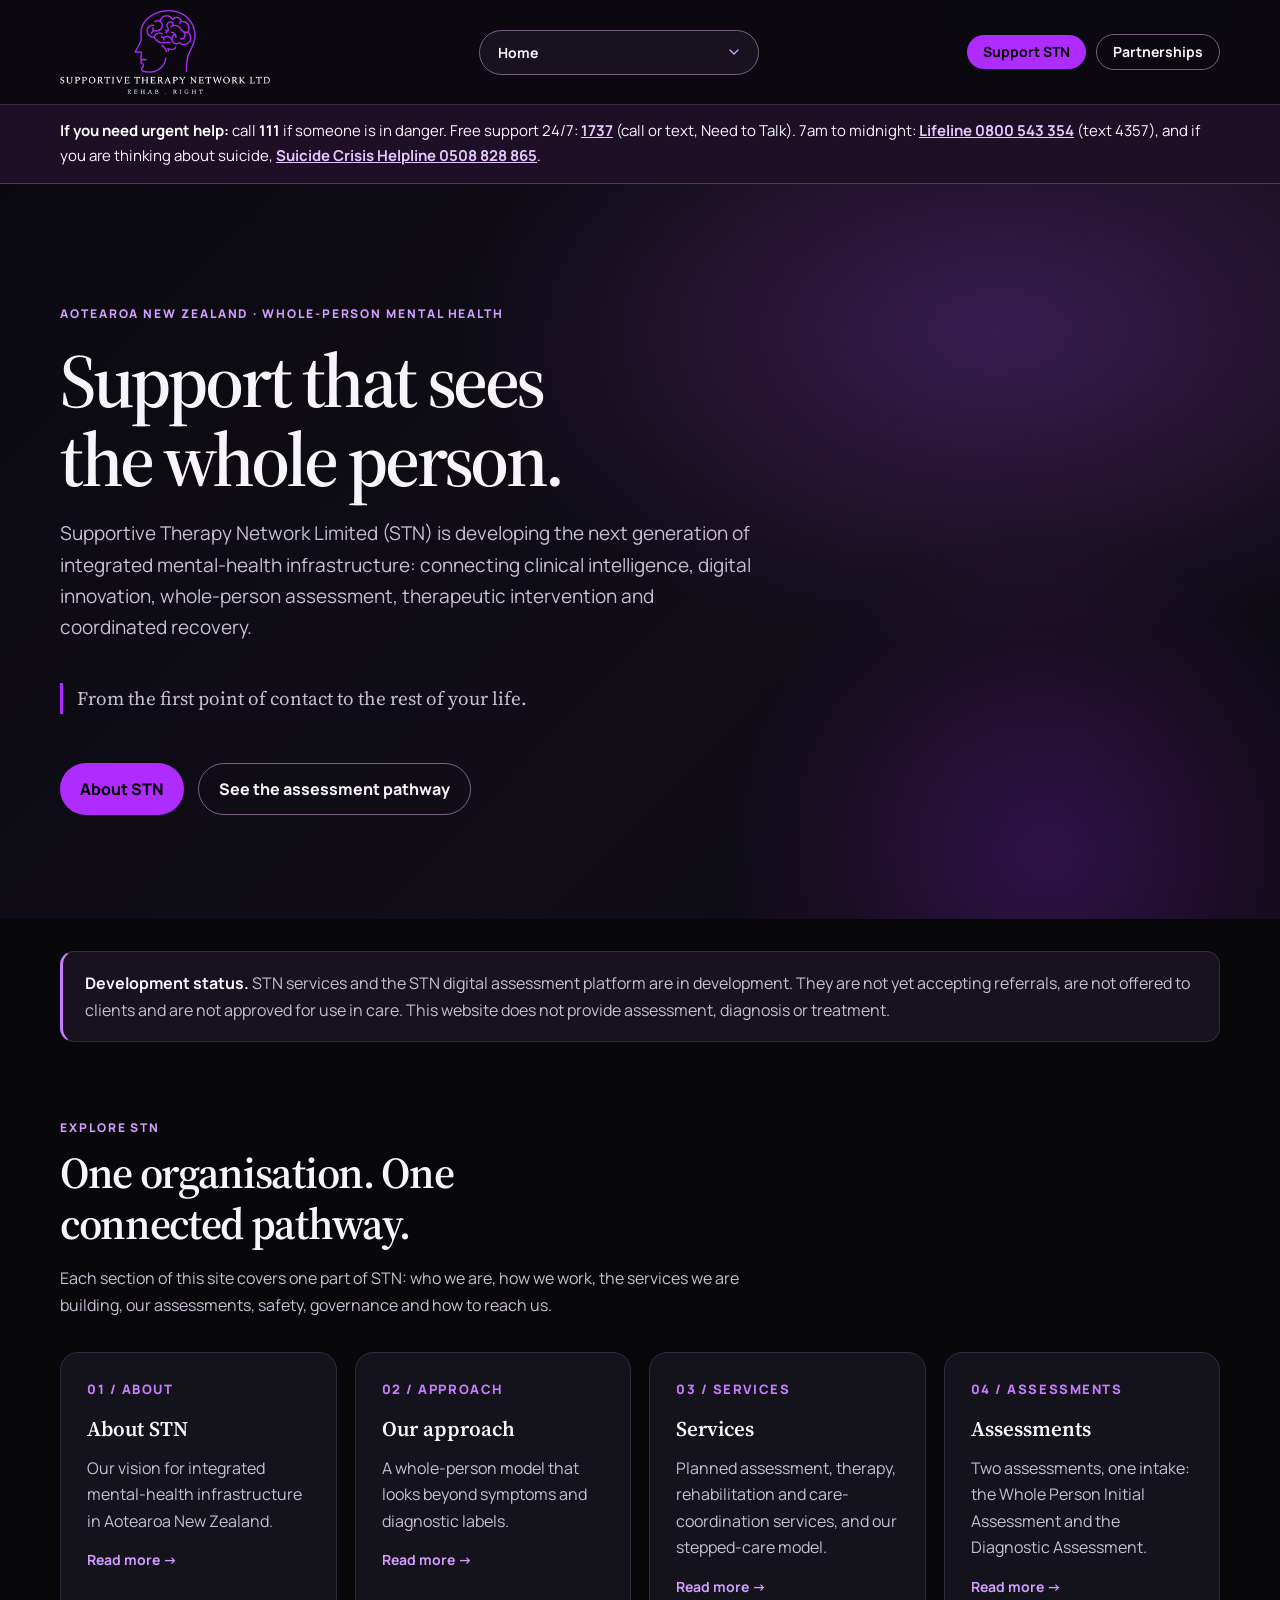
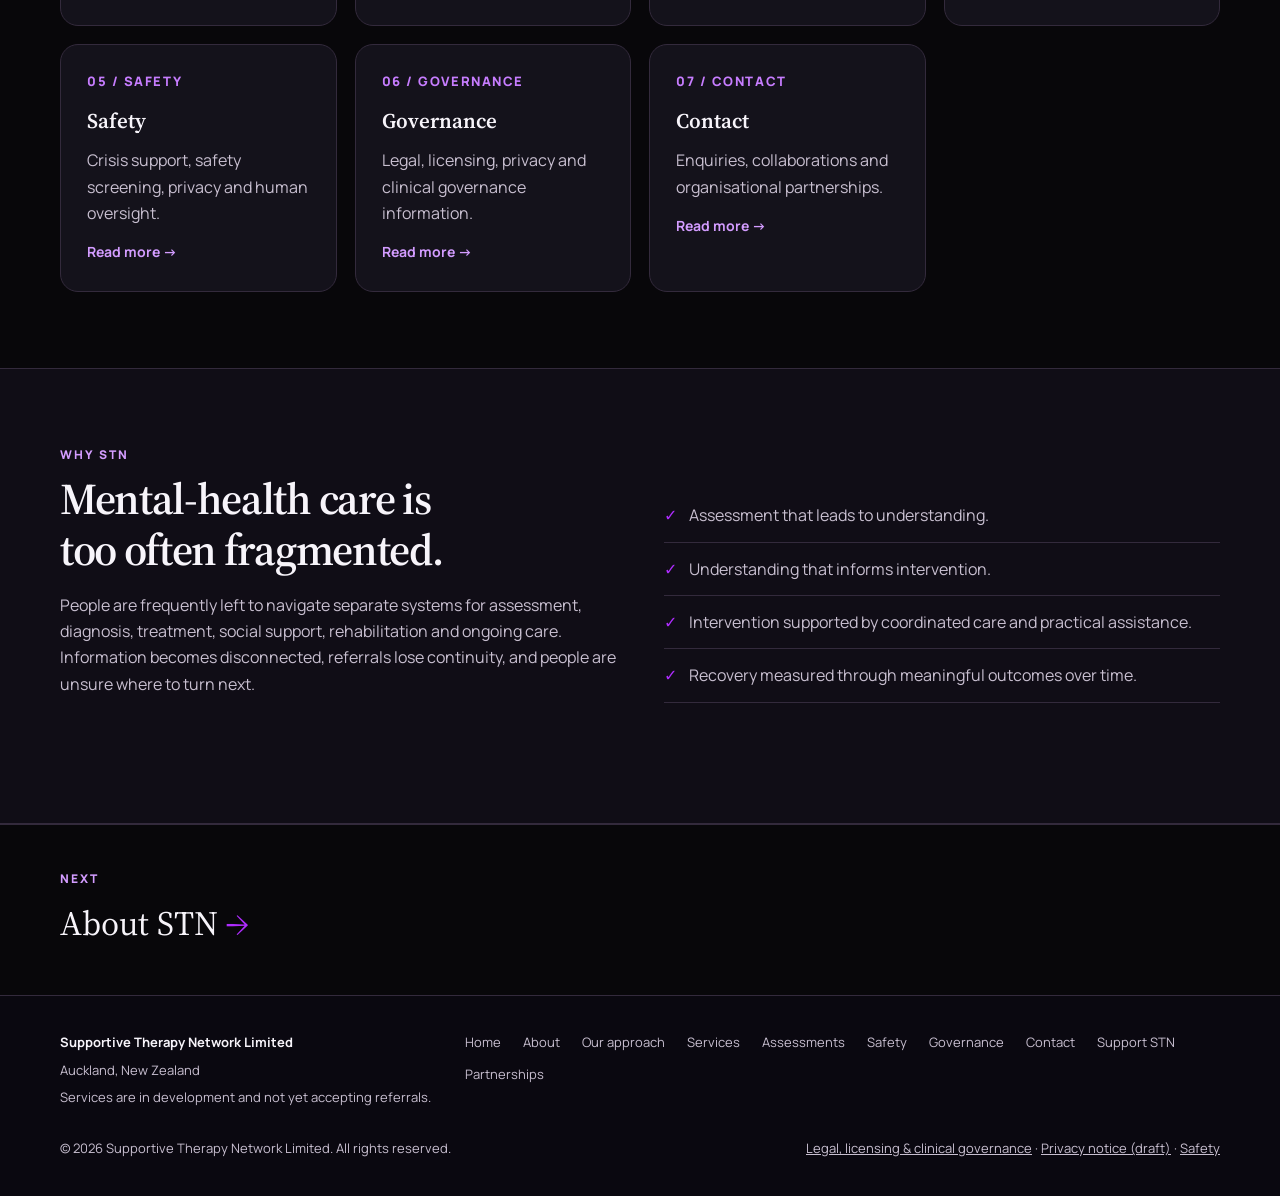
<file: index.html>
<!doctype html>
<html lang="en-NZ">
<head>
<meta charset="utf-8">
<meta name="viewport" content="width=device-width, initial-scale=1">
<link rel="icon" href="assets/brand/stn-logo-original.png" type="image/png">
<meta name="theme-color" content="#08070A">
<meta name="description" content="Supportive Therapy Network Limited is developing integrated mental-health infrastructure in Aotearoa New Zealand: whole-person assessment, therapeutic support and coordinated pathways to care. Services are in development and not yet accepting referrals.">
<link rel="canonical" href="https://supportivetherapy.network/">
<meta property="og:type" content="website">
<meta property="og:site_name" content="Supportive Therapy Network Limited">
<meta property="og:url" content="https://supportivetherapy.network/">
<meta property="og:title" content="Supportive Therapy Network Limited | Rehab. Right.">
<meta property="og:description" content="Supportive Therapy Network Limited is developing integrated mental-health infrastructure in Aotearoa New Zealand: whole-person assessment, therapeutic support and coordinated pathways to care. Services are in development and not yet accepting referrals.">
<title>Supportive Therapy Network Limited | Rehab. Right.</title>
<link rel="preconnect" href="https://fonts.googleapis.com">
<link rel="preconnect" href="https://fonts.gstatic.com" crossorigin>
<link href="https://fonts.googleapis.com/css2?family=Manrope:wght@400;500;600;700;800&family=Source+Serif+4:wght@400;500;600;700&display=swap" rel="stylesheet">
<link rel="stylesheet" href="assets/css/site.css">
<script>(function(){var m={"#about":"about.html","#approach":"approach.html","#services":"services.html","#assessment":"assessments.html","#governance":"safety.html","#contact":"contact.html"};var t=m[location.hash];if(t)location.replace(t);})();</script>
</head>
<body>
<a class="skip" href="#main">Skip to content</a>
<header class="topbar"><div class="wrap nav">
<a class="brand" href="index.html" aria-label="Supportive Therapy Network Limited — home"><img class="brand-logo" src="assets/brand/stn-logo-original.png" alt="Supportive Therapy Network Limited — Rehab. Right." width="210" height="84"></a>
<div class="page-nav"><label class="sr-only" for="page-navigation">Explore STN pages</label><select id="page-navigation" class="page-navigation" aria-label="Explore STN pages"><option value="" disabled>Explore STN pages</option><option value="index.html" selected>Home</option><option value="about.html">About Us</option><option value="approach.html">Our Approach</option><option value="services.html">Services</option><option value="assessments.html">Assessments</option><option value="safety.html">Safety</option><option value="legal.html">Governance</option><option value="contact.html">Contact</option><option value="support.html">Support STN</option><option value="partnerships.html">Partnerships</option></select></div>
<div class="navcta-group"><a class="cta-pill cta-support" href="support.html">Support STN</a><a class="cta-pill cta-invest" href="partnerships.html">Partnerships</a></div>
</div></header>
<div class="crisis" role="region" aria-label="Urgent support"><div class="wrap"><strong>If you need urgent help:</strong> call <strong>111</strong> if someone is in danger. Free support 24/7: <a href="tel:1737">1737</a> (call or text, Need to Talk). 7am to midnight: <a href="tel:0800543354">Lifeline 0800 543 354</a> (text 4357), and if you are thinking about suicide, <a href="tel:0508828865">Suicide Crisis Helpline 0508 828 865</a>.</div></div>
<main id="main">
<section class="hero"><div class="wrap">
<div class="eyebrow">Aotearoa New Zealand · Whole-person mental health</div>
<h1>Support that sees the whole person.</h1>
<p>Supportive Therapy Network Limited (STN) is developing the next generation of integrated mental-health infrastructure: connecting clinical intelligence, digital innovation, whole-person assessment, therapeutic intervention and coordinated recovery.</p>
<p class="tagline">From the first point of contact to the rest of your life.</p>
<div class="actions"><a class="button" href="about.html">About STN</a><a class="button secondary" href="assessments.html">See the assessment pathway</a></div>
</div></section>
<div class="statuswrap"><div class="wrap"><div class="status" role="note"><strong style="color:var(--ink)">Development status.</strong> STN services and the STN digital assessment platform are in development. They are not yet accepting referrals, are not offered to clients and are not approved for use in care. This website does not provide assessment, diagnosis or treatment.</div></div></div>
<section><div class="wrap">
<div class="sectionhead"><div class="eyebrow">Explore STN</div><h2>One organisation. One connected pathway.</h2><p>Each section of this site covers one part of STN: who we are, how we work, the services we are building, our assessments, safety, governance and how to reach us.</p></div>
<div class="grid tiles"><a class="card" href="about.html"><div class="num">01 / ABOUT</div><h3>About STN</h3><p>Our vision for integrated mental-health infrastructure in Aotearoa New Zealand.</p><span class="go">Read more →</span></a><a class="card" href="approach.html"><div class="num">02 / APPROACH</div><h3>Our approach</h3><p>A whole-person model that looks beyond symptoms and diagnostic labels.</p><span class="go">Read more →</span></a><a class="card" href="services.html"><div class="num">03 / SERVICES</div><h3>Services</h3><p>Planned assessment, therapy, rehabilitation and care-coordination services, and our stepped-care model.</p><span class="go">Read more →</span></a><a class="card" href="assessments.html"><div class="num">04 / ASSESSMENTS</div><h3>Assessments</h3><p>Two assessments, one intake: the Whole Person Initial Assessment and the Diagnostic Assessment.</p><span class="go">Read more →</span></a><a class="card" href="safety.html"><div class="num">05 / SAFETY</div><h3>Safety</h3><p>Crisis support, safety screening, privacy and human oversight.</p><span class="go">Read more →</span></a><a class="card" href="legal.html"><div class="num">06 / GOVERNANCE</div><h3>Governance</h3><p>Legal, licensing, privacy and clinical governance information.</p><span class="go">Read more →</span></a><a class="card" href="contact.html"><div class="num">07 / CONTACT</div><h3>Contact</h3><p>Enquiries, collaborations and organisational partnerships.</p><span class="go">Read more →</span></a></div>
</div></section>
<section class="band"><div class="wrap two">
<div class="sectionhead"><div class="eyebrow">Why STN</div><h2>Mental-health care is too often fragmented.</h2><p>People are frequently left to navigate separate systems for assessment, diagnosis, treatment, social support, rehabilitation and ongoing care. Information becomes disconnected, referrals lose continuity, and people are unsure where to turn next.</p></div>
<ul class="featurelist"><li>Assessment that leads to understanding.</li><li>Understanding that informs intervention.</li><li>Intervention supported by coordinated care and practical assistance.</li><li>Recovery measured through meaningful outcomes over time.</li></ul>
</div></section>
<div class="nextlink"><div class="wrap"><div class="eyebrow">Next</div><a href="about.html">About STN<span aria-hidden="true">→</span></a></div></div>
</main>
<footer class="footer"><div class="wrap">
<div class="footergrid"><div><p><strong style="color:var(--ink)">Supportive Therapy Network Limited</strong></p><p>Auckland, New Zealand</p><p>Services are in development and not yet accepting referrals.</p></div><nav class="footnav" aria-label="Footer navigation"><a href="index.html">Home</a><a href="about.html">About</a><a href="approach.html">Our approach</a><a href="services.html">Services</a><a href="assessments.html">Assessments</a><a href="safety.html">Safety</a><a href="legal.html">Governance</a><a href="contact.html">Contact</a><a href="support.html">Support STN</a><a href="partnerships.html">Partnerships</a></nav></div>
<div class="footerrow"><span>© <span class="year">2026</span> Supportive Therapy Network Limited. All rights reserved.</span><span><a href="legal.html">Legal, licensing &amp; clinical governance</a> · <a href="legal.html#privacy">Privacy notice (draft)</a> · <a href="safety.html">Safety</a></span></div>
</div></footer>
<script src="assets/js/site.js" defer></script>
</body></html>
</file>
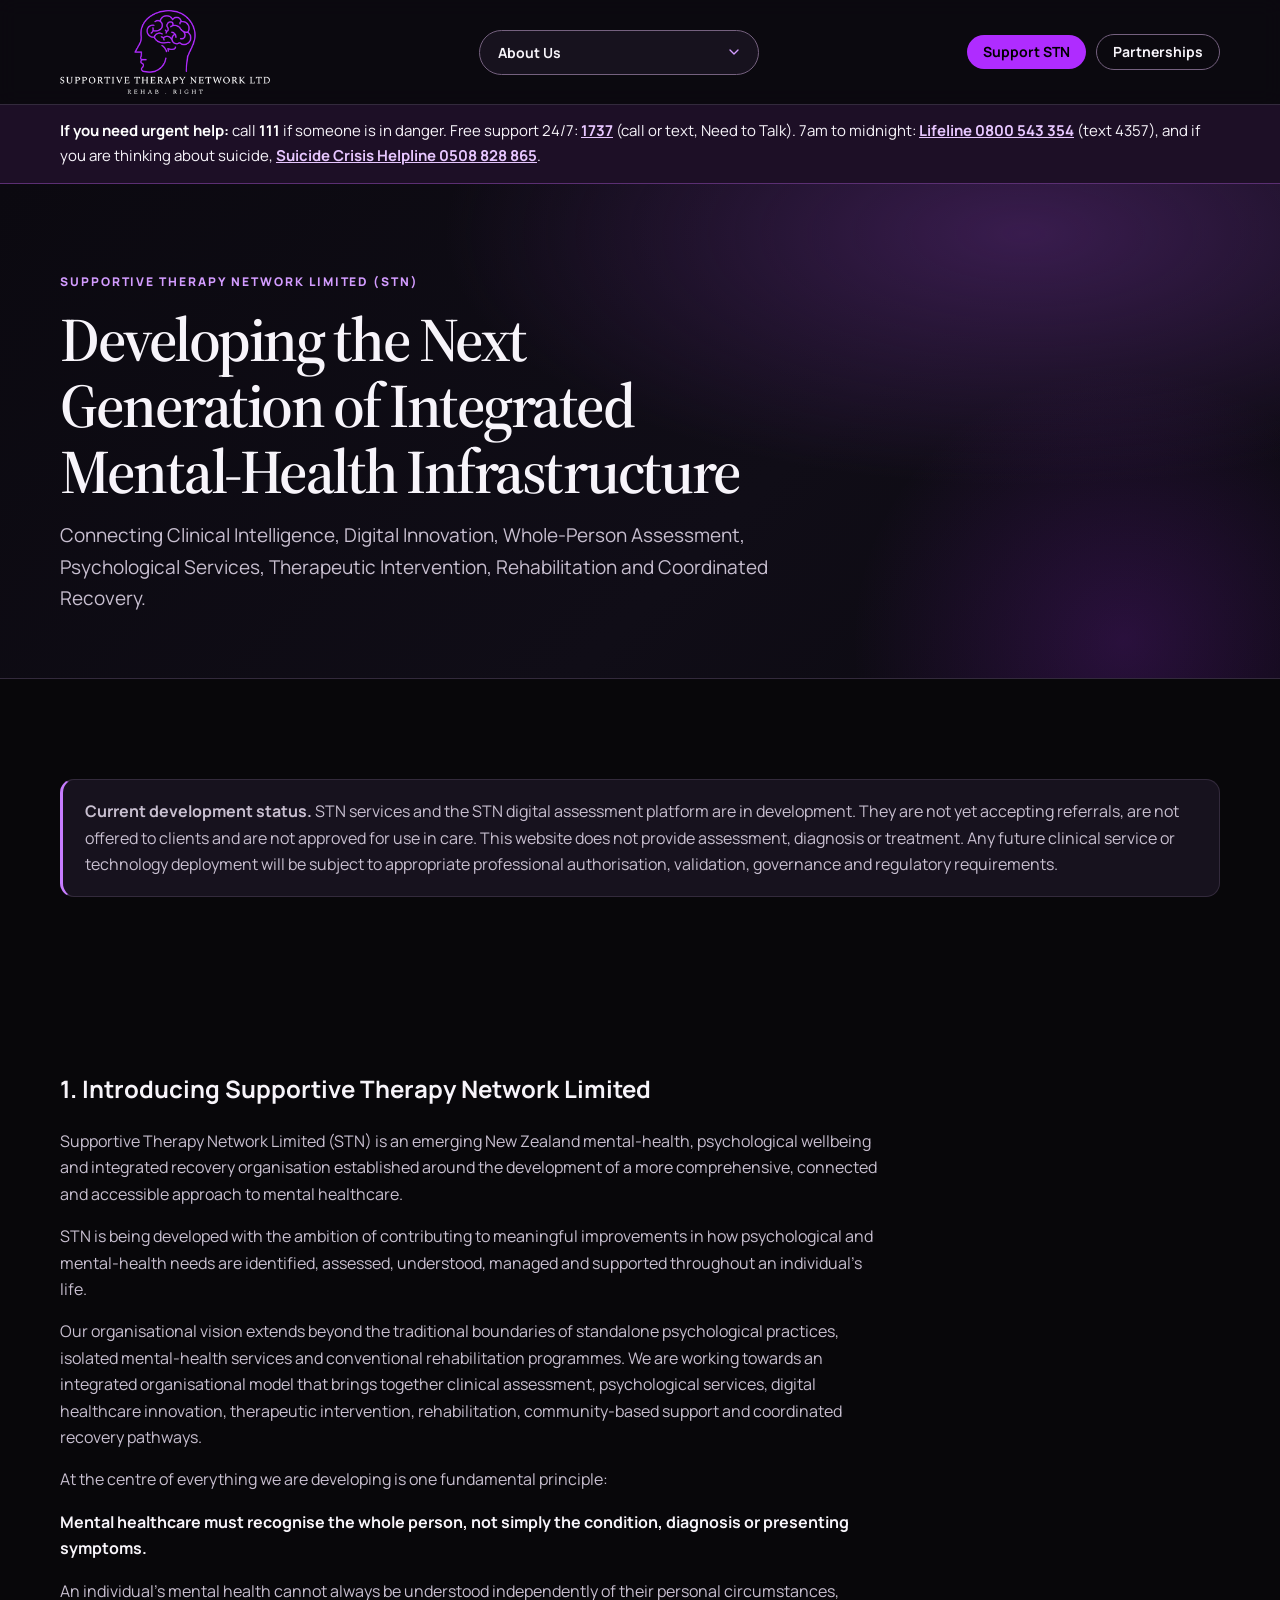
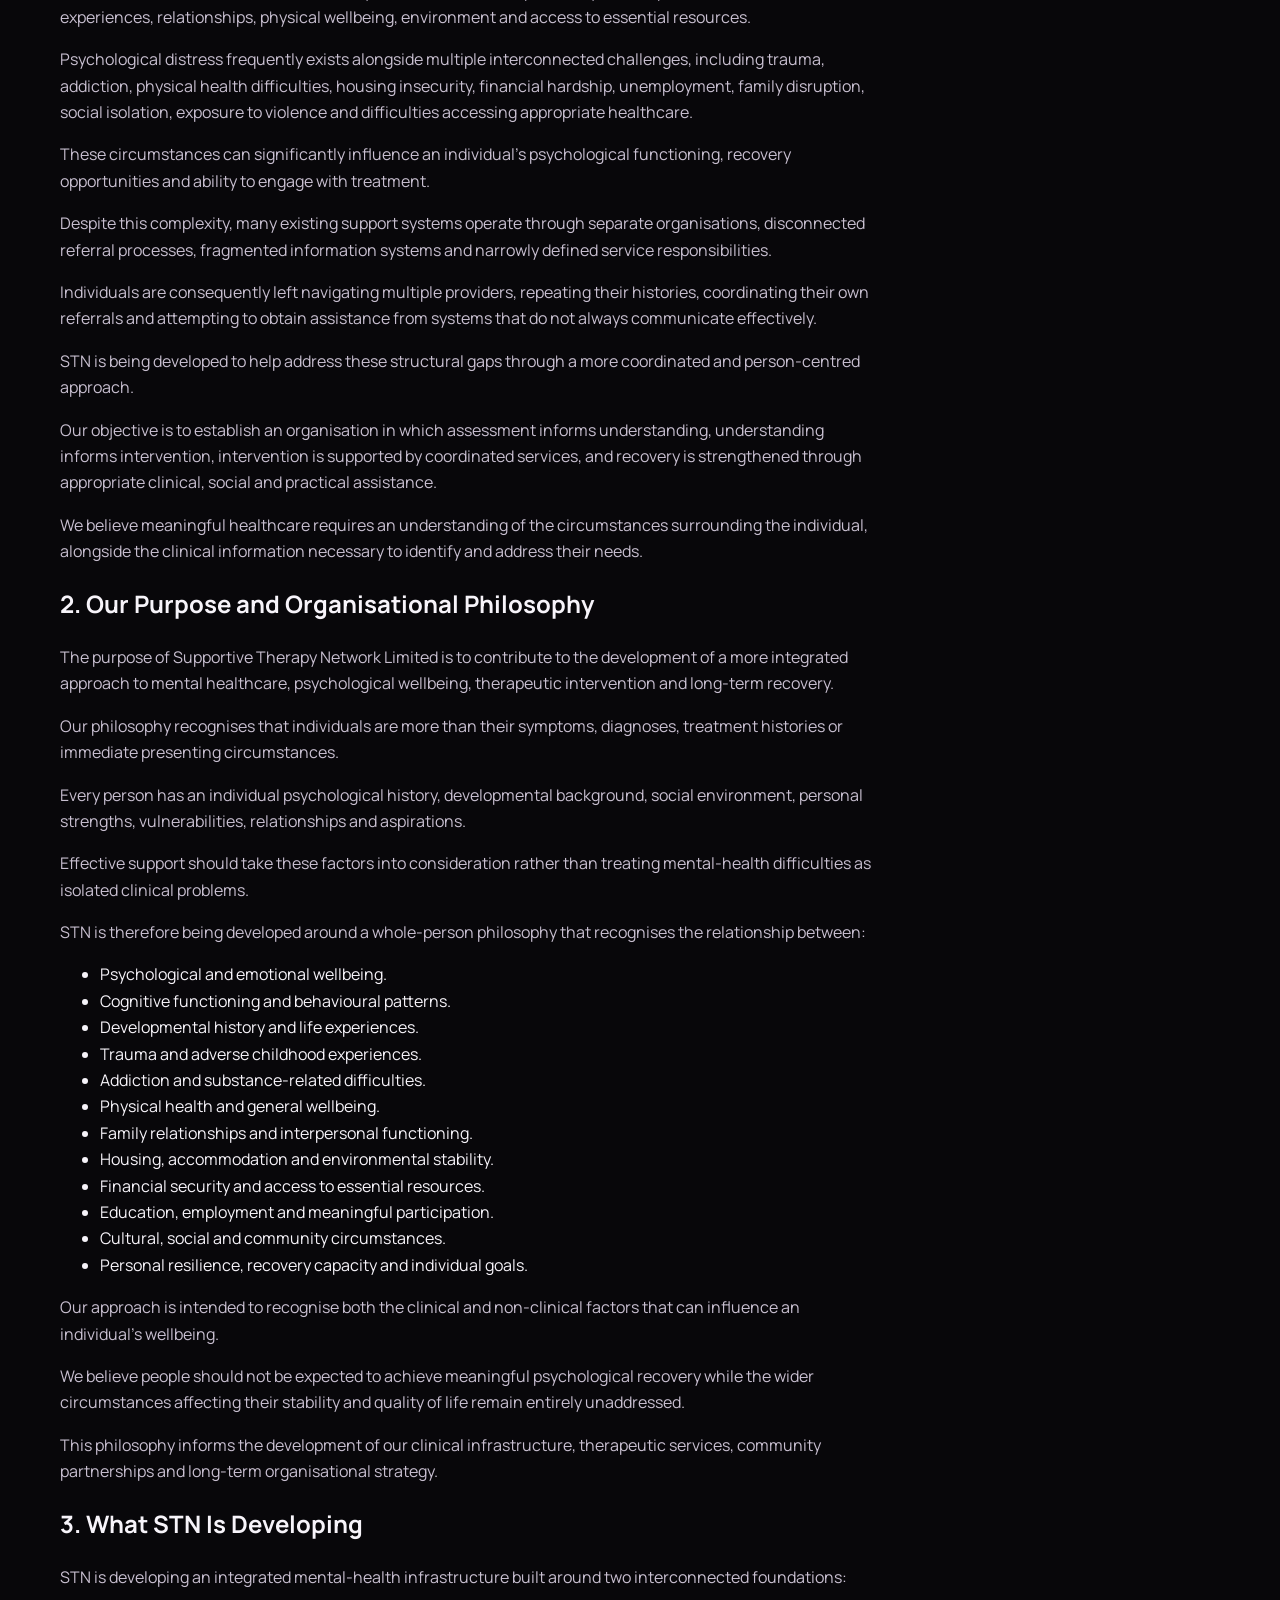
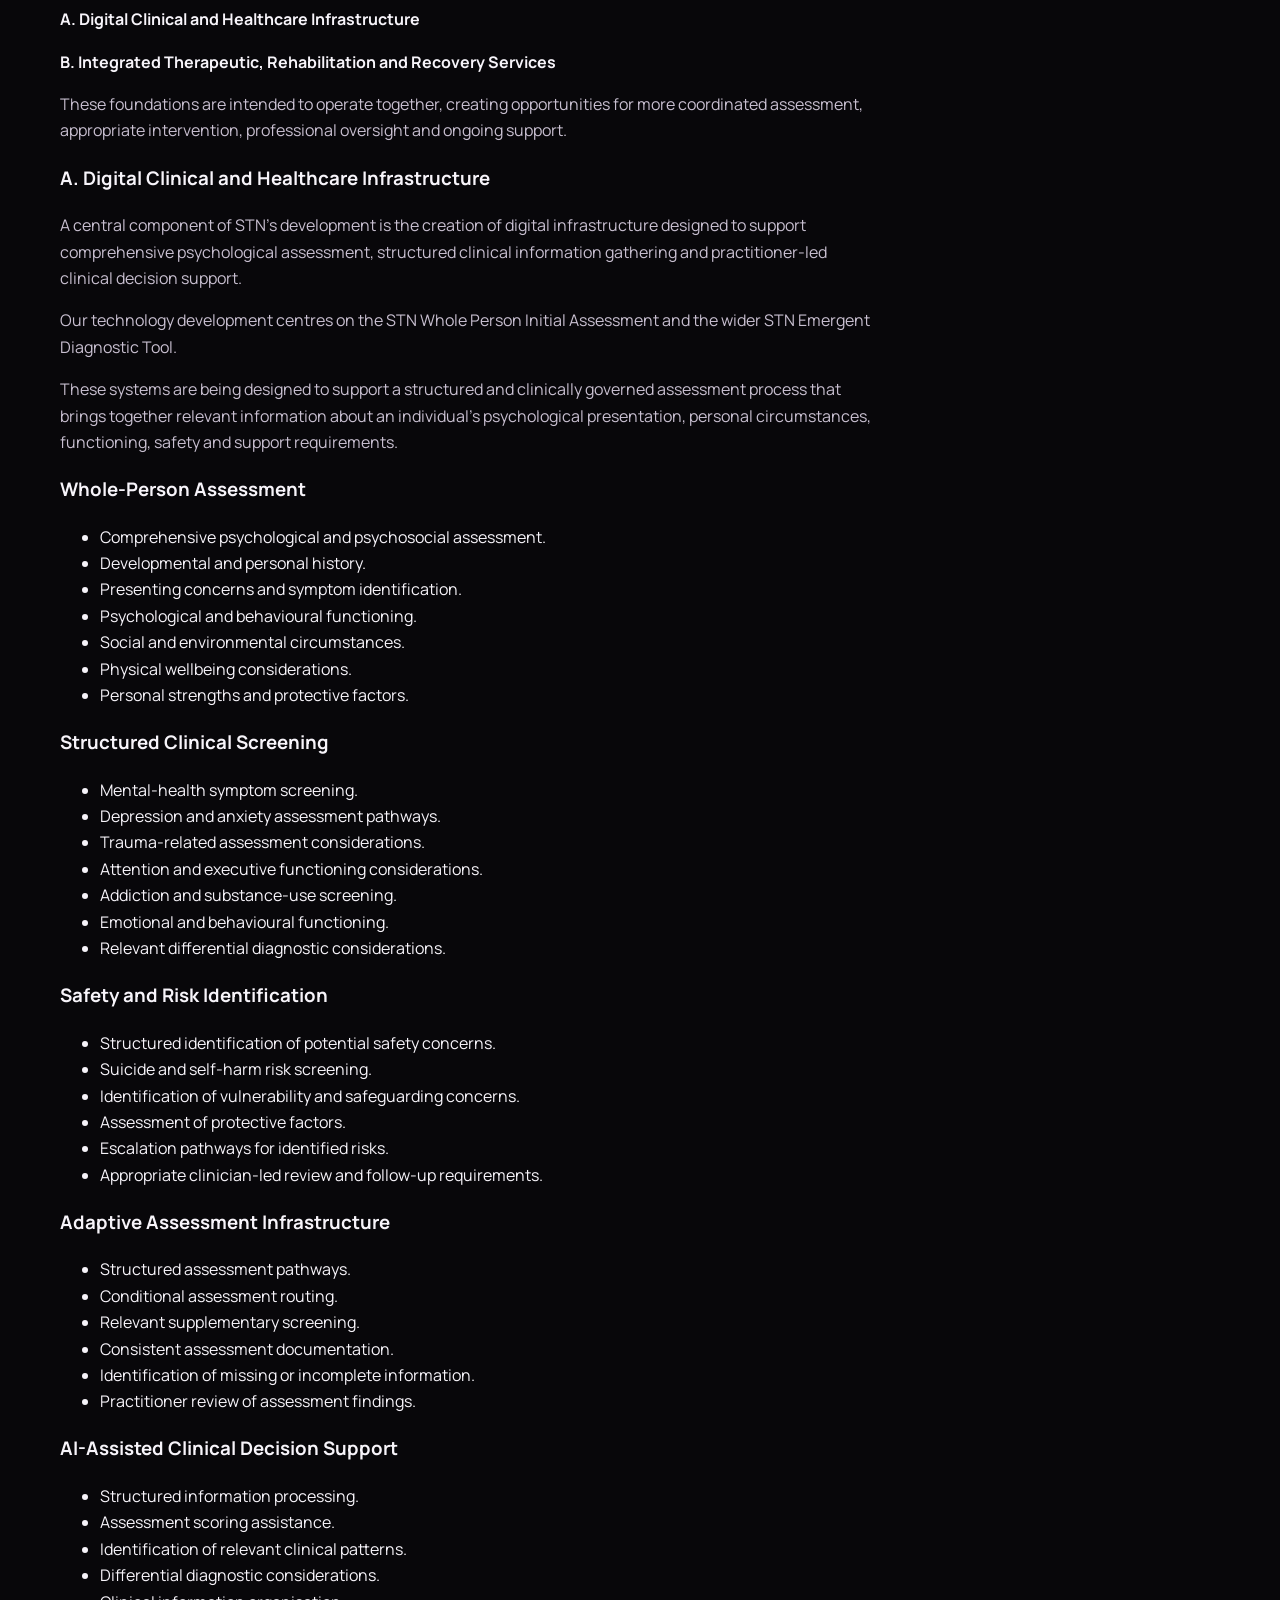
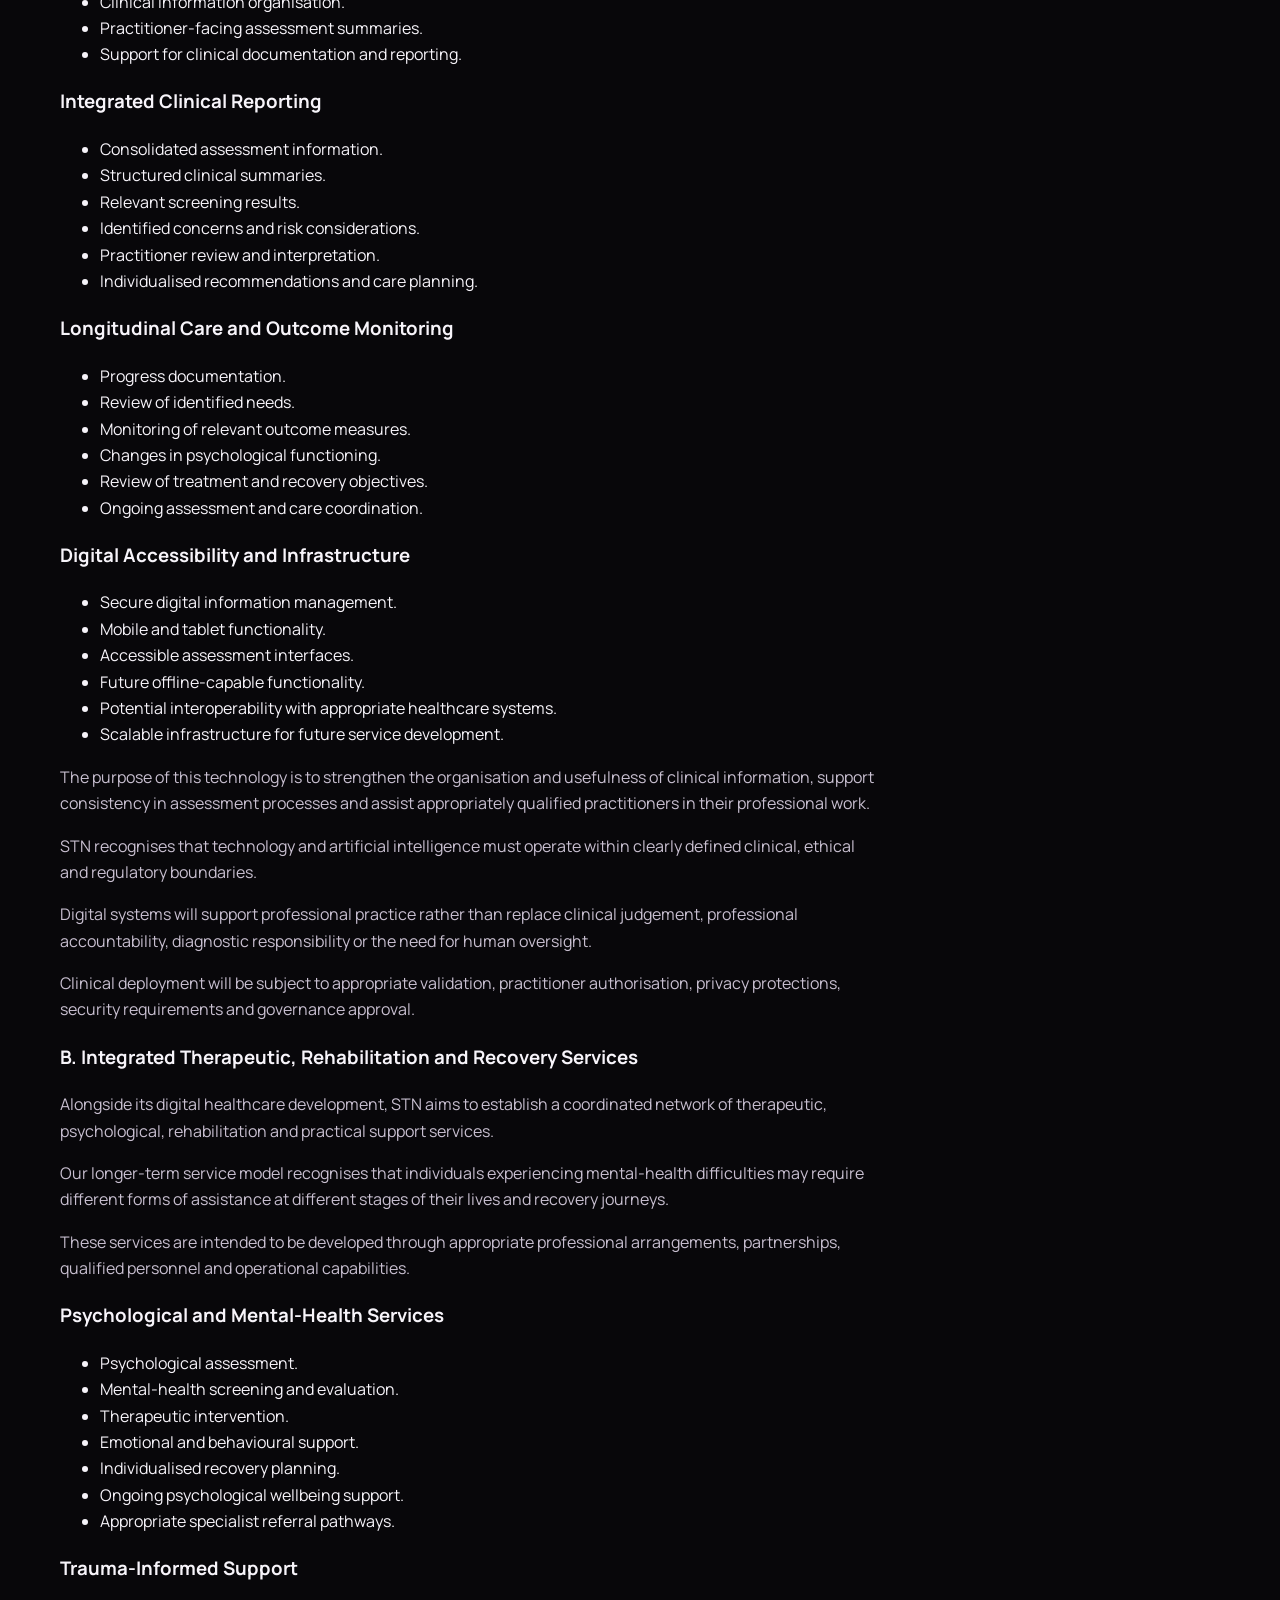
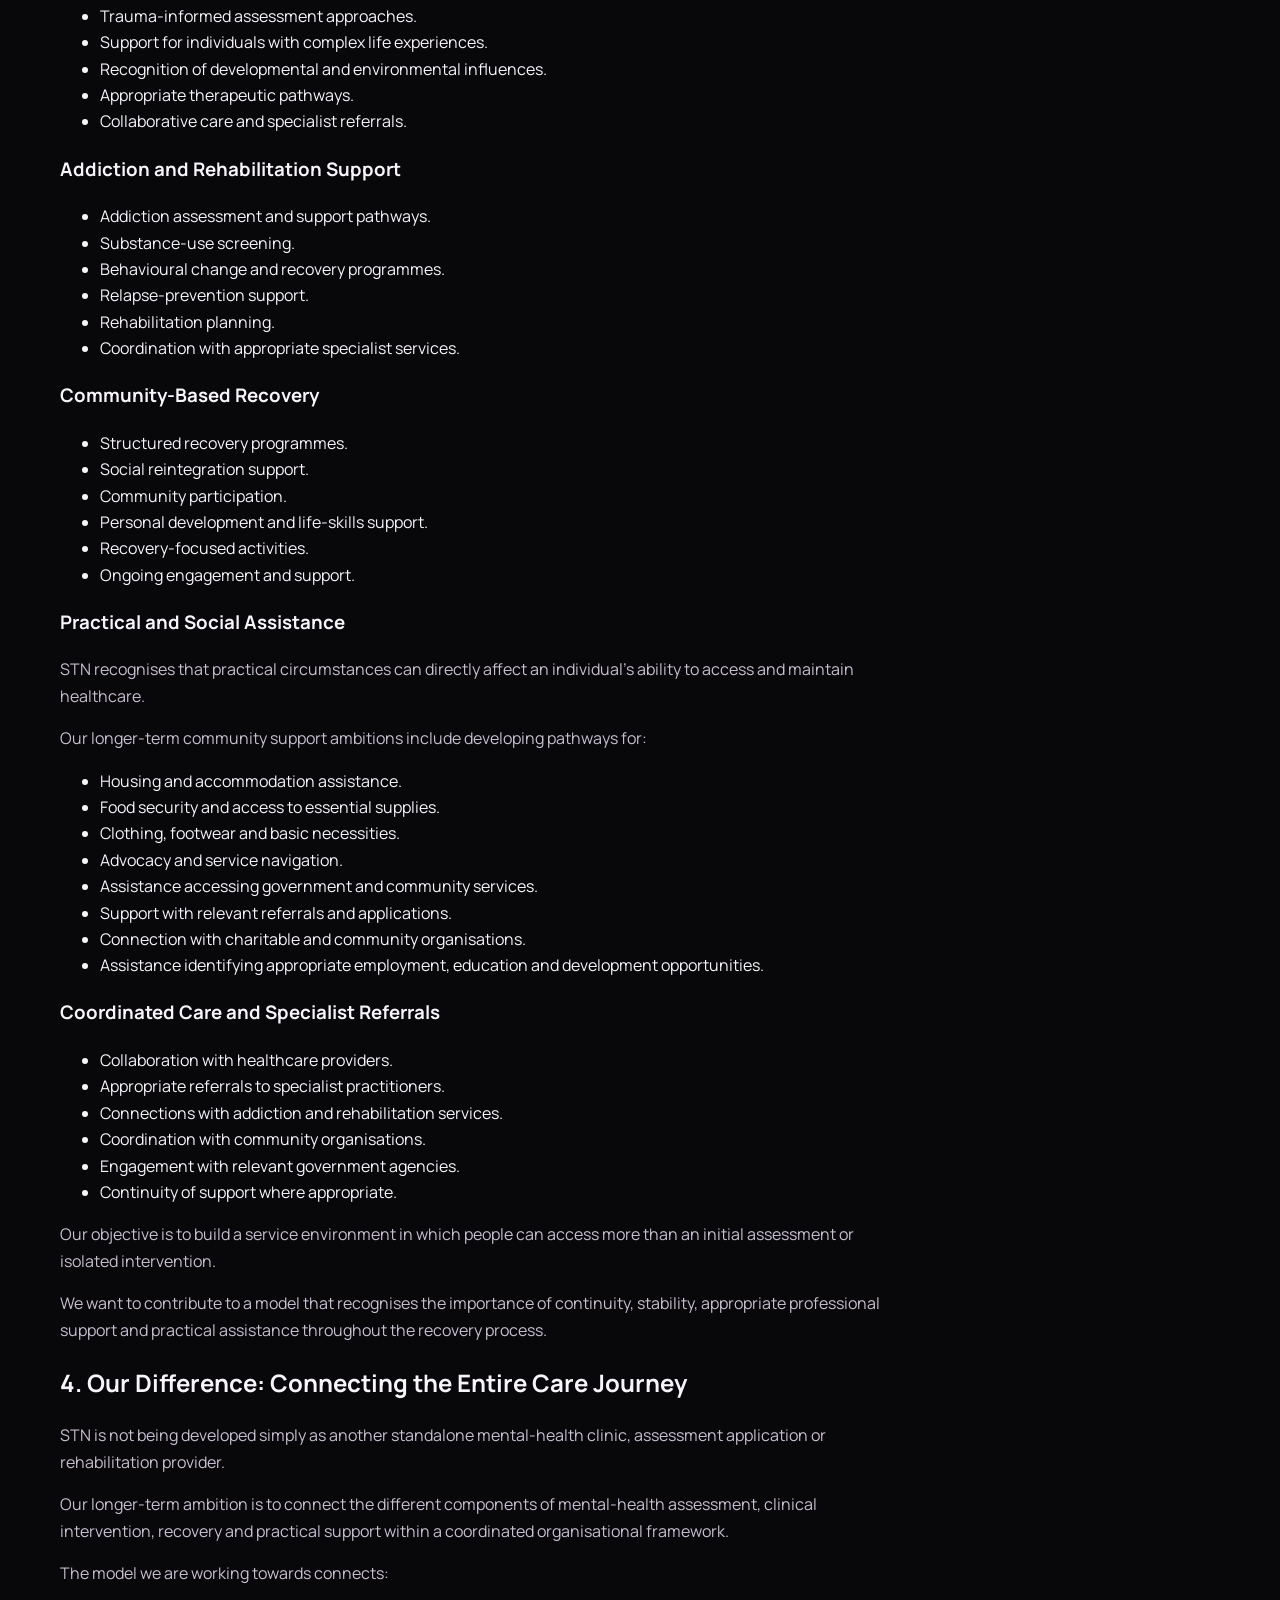
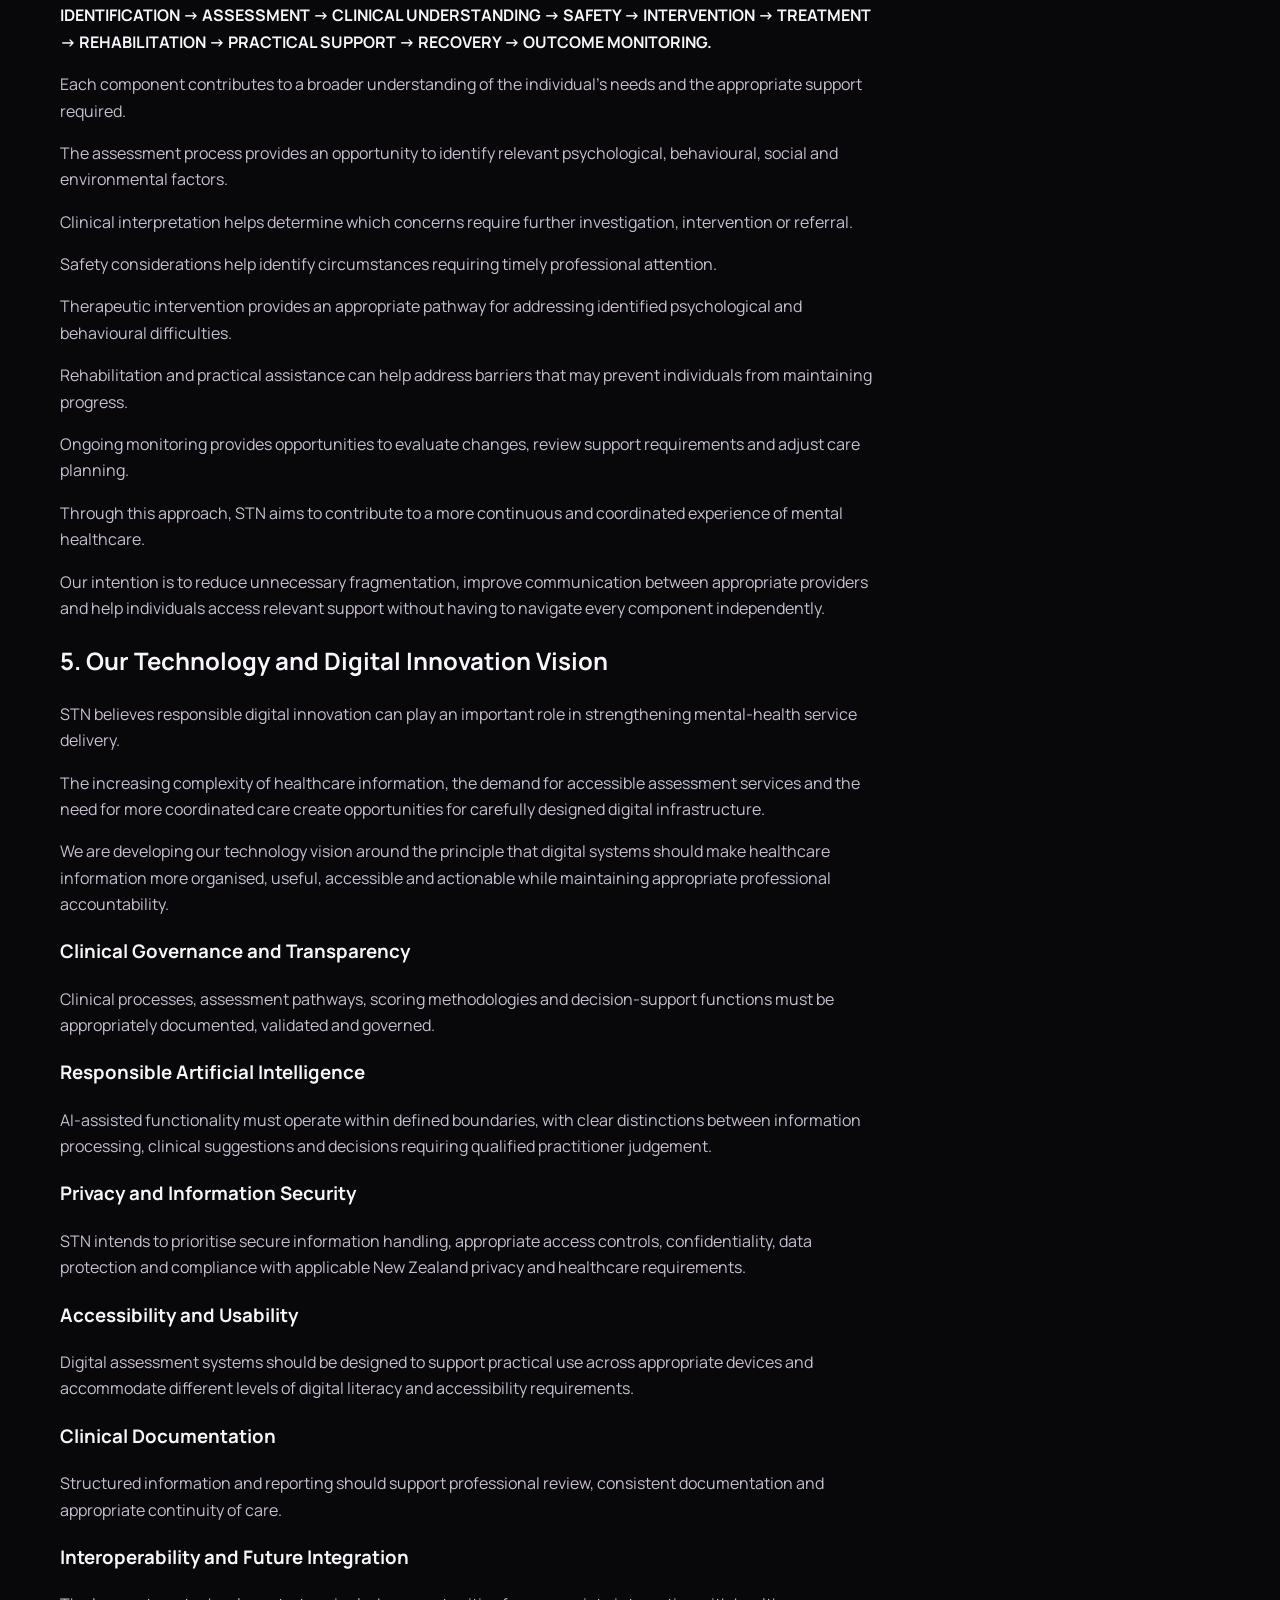
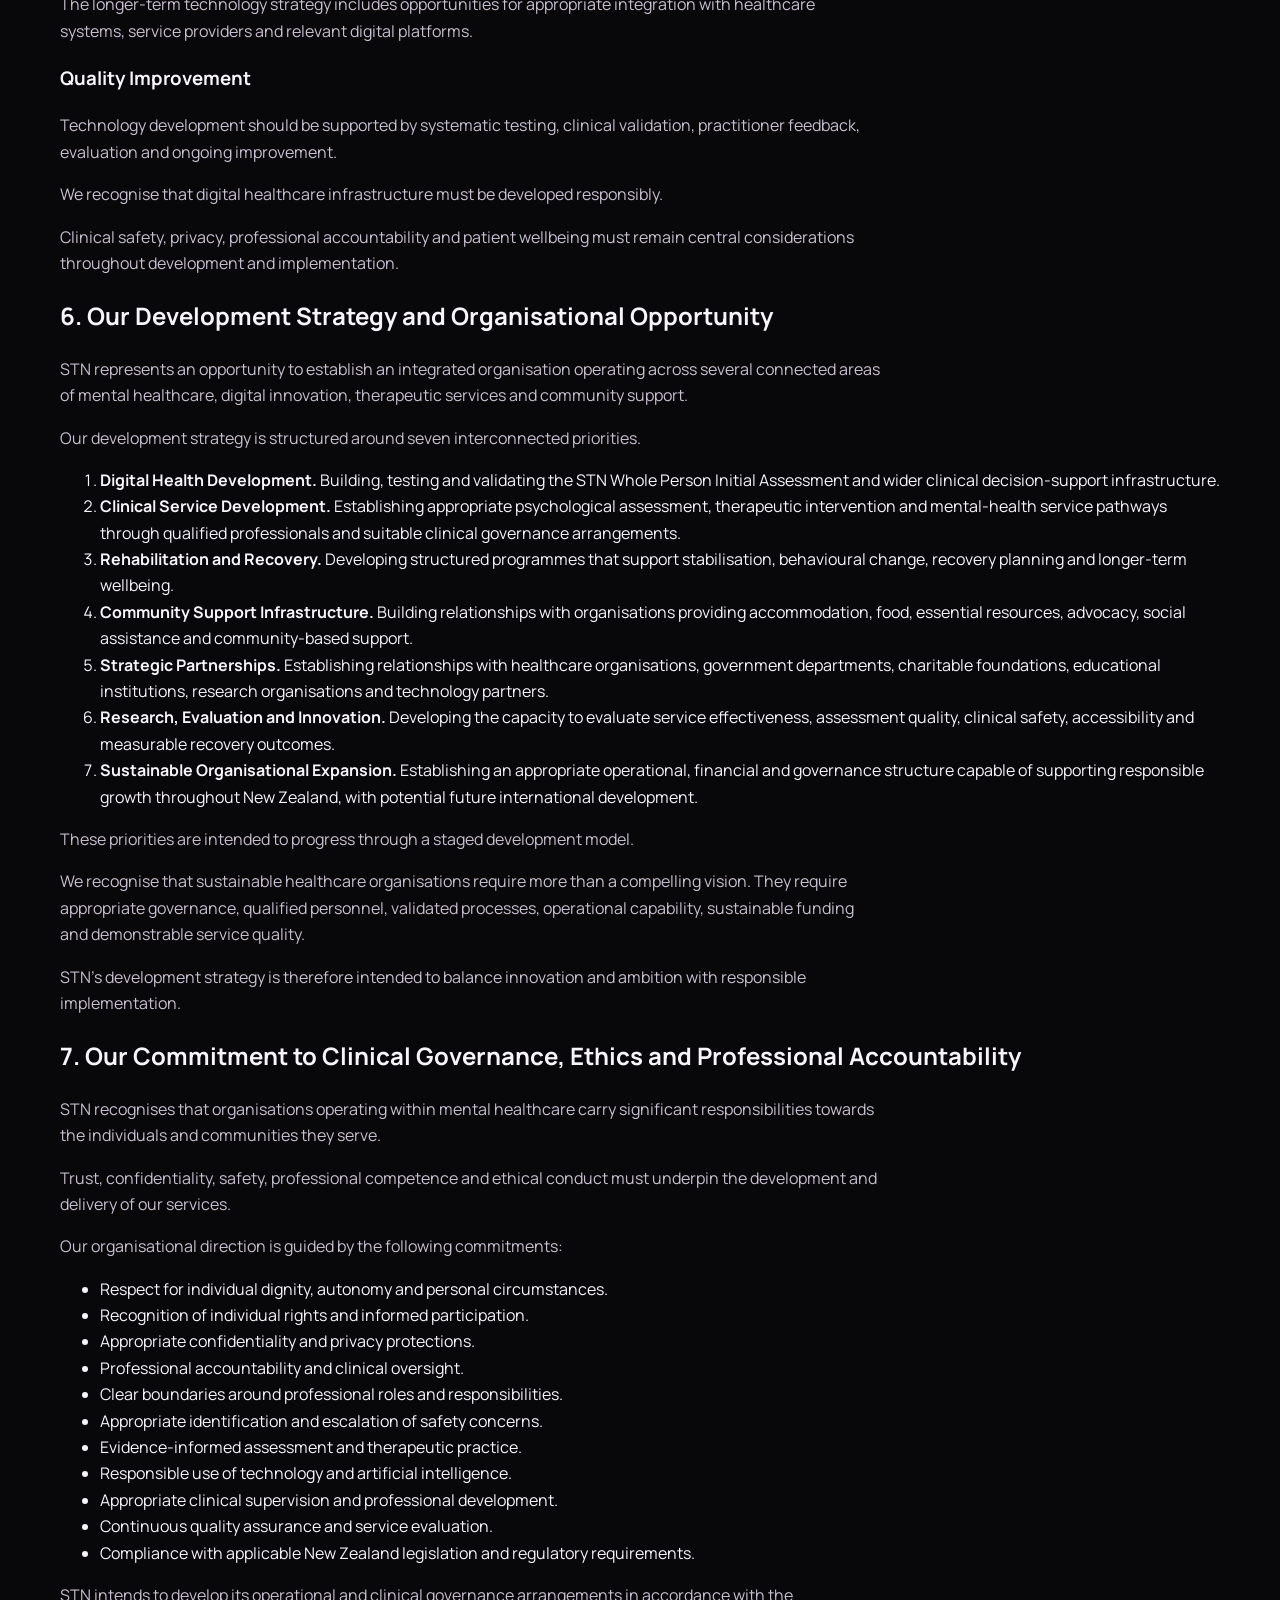
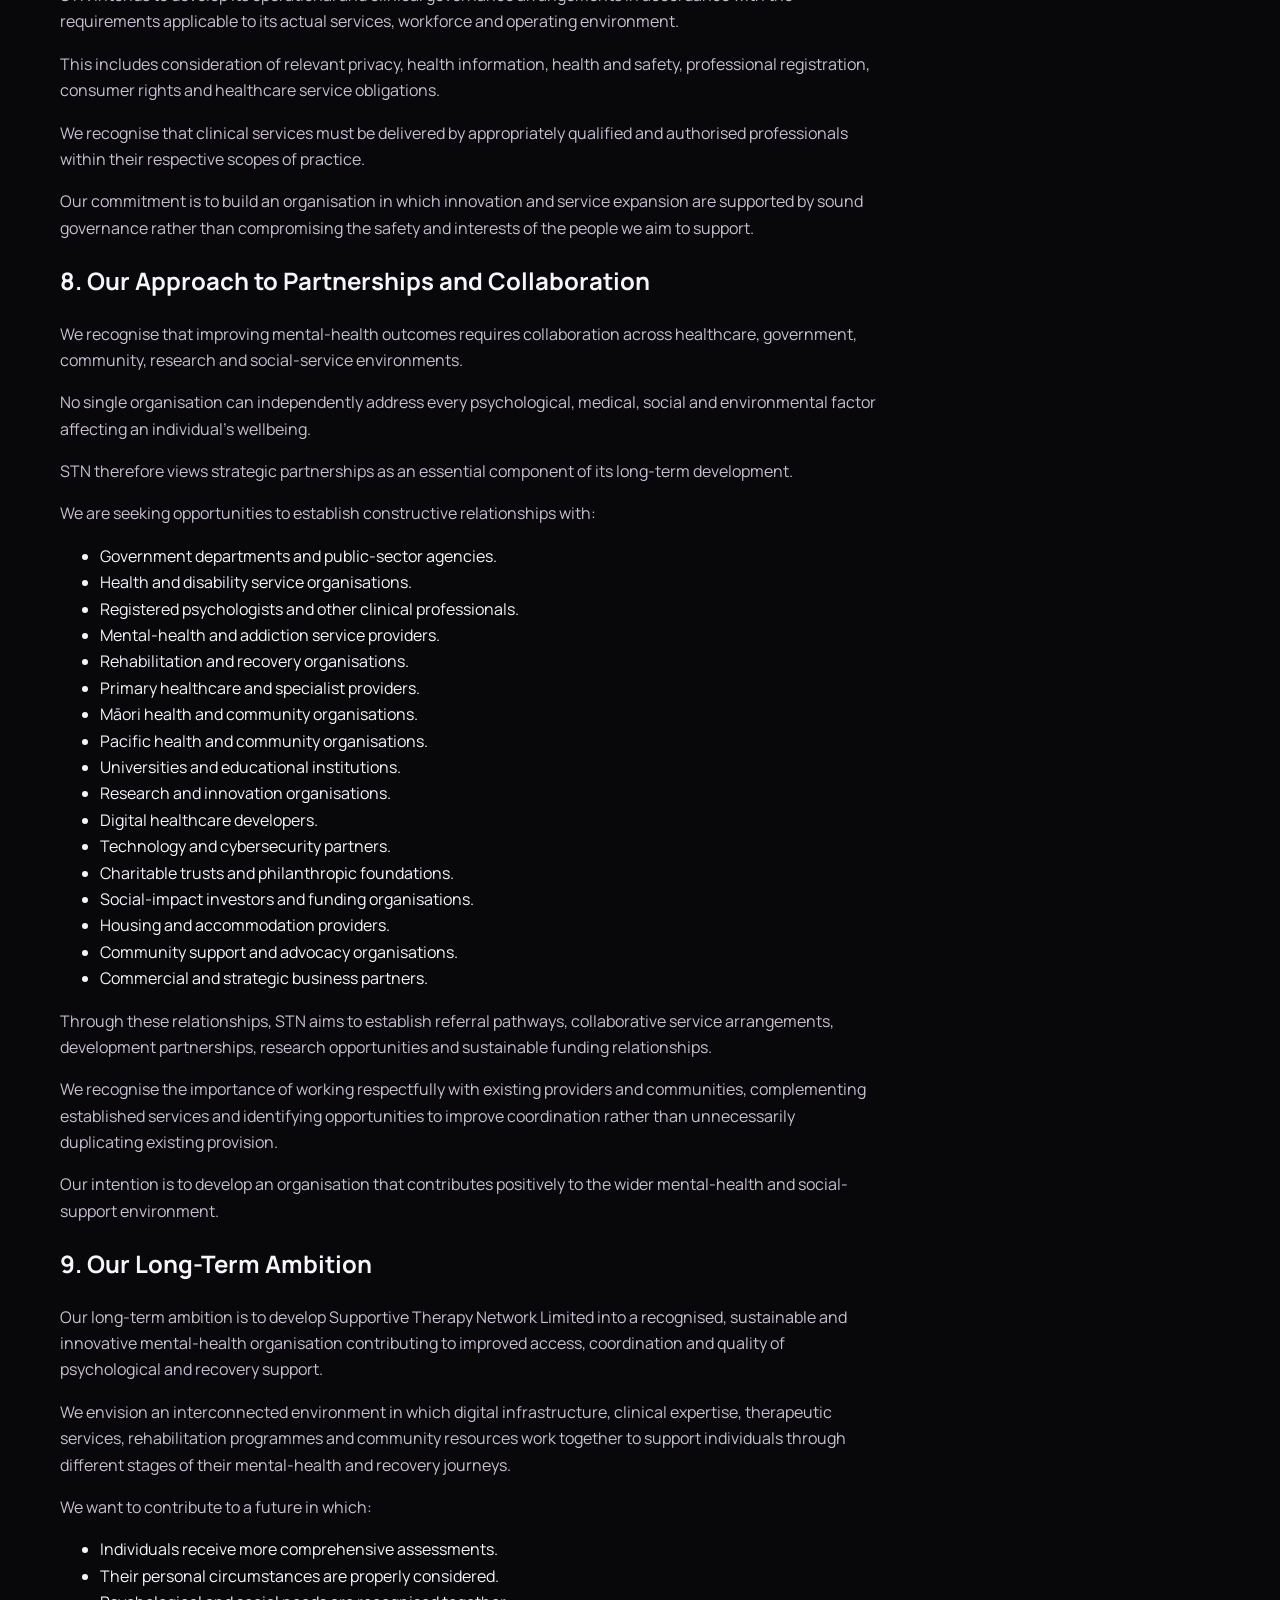
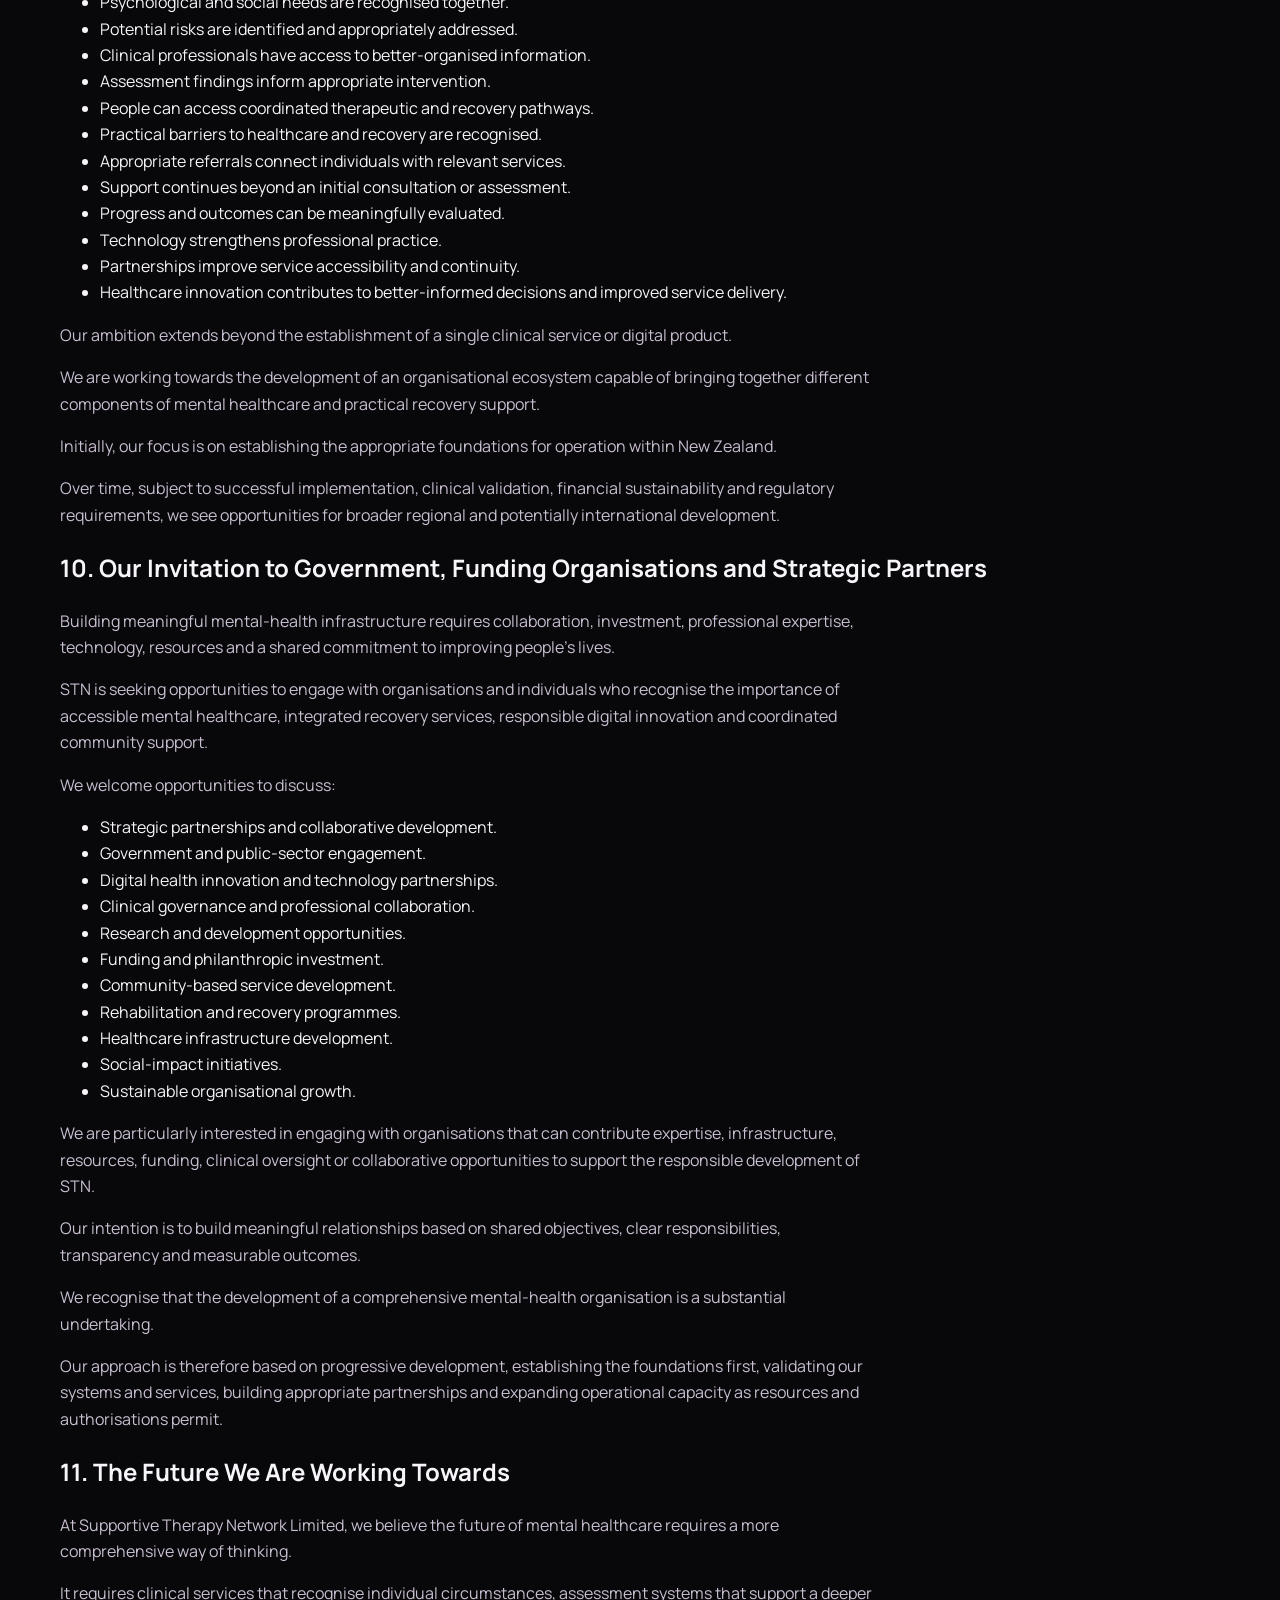
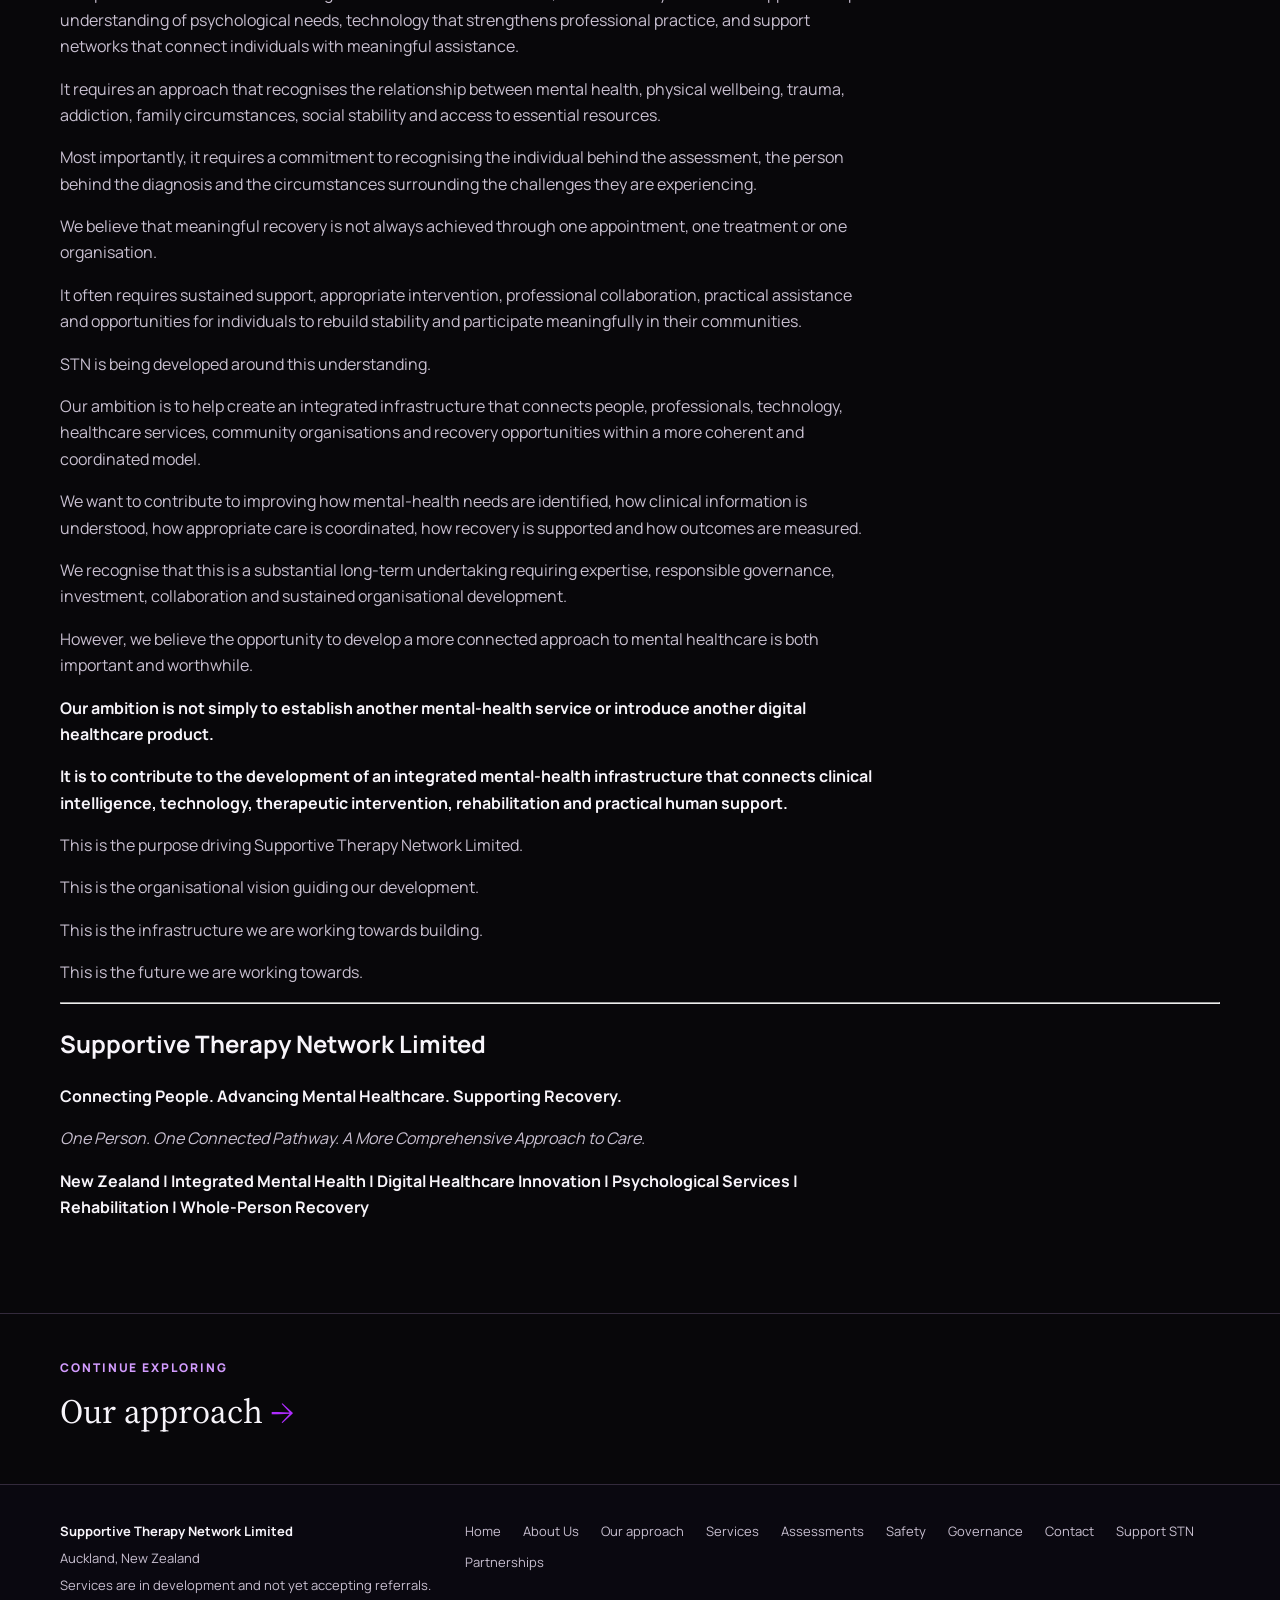
<file: about.html>
<!doctype html>
<html lang="en-NZ">
<head>
<meta charset="utf-8">
<meta name="viewport" content="width=device-width, initial-scale=1">
<link rel="icon" href="assets/brand/stn-logo-original.png" type="image/png">
<meta name="theme-color" content="#08070A">
<meta name="description" content="The corporate introduction, organisational purpose and strategic vision of Supportive Therapy Network Limited: developing integrated mental-health infrastructure in Aotearoa New Zealand.">
<link rel="canonical" href="https://supportivetherapy.network/about.html">
<meta property="og:type" content="website">
<meta property="og:site_name" content="Supportive Therapy Network Limited">
<meta property="og:url" content="https://supportivetherapy.network/about.html">
<meta property="og:title" content="About Us | Supportive Therapy Network Limited">
<meta property="og:description" content="Our corporate introduction, organisational purpose and strategic vision for integrated mental-health infrastructure.">
<title>About Us | Supportive Therapy Network Limited</title>
<link rel="preconnect" href="https://fonts.googleapis.com">
<link rel="preconnect" href="https://fonts.gstatic.com" crossorigin>
<link href="https://fonts.googleapis.com/css2?family=Manrope:wght@400;500;600;700;800&family=Source+Serif+4:wght@400;500;600;700&display=swap" rel="stylesheet">
<link rel="stylesheet" href="assets/css/site.css">
</head>
<body>
<a class="skip" href="#main">Skip to content</a>
<header class="topbar"><div class="wrap nav">
<a class="brand" href="index.html" aria-label="Supportive Therapy Network Limited — home"><img class="brand-logo" src="assets/brand/stn-logo-original.png" alt="Supportive Therapy Network Limited — Rehab. Right." width="210" height="84"></a>
<div class="page-nav"><label class="sr-only" for="page-navigation">Explore STN pages</label><select id="page-navigation" class="page-navigation" aria-label="Explore STN pages"><option value="" disabled>Explore STN pages</option><option value="index.html">Home</option><option value="about.html" selected>About Us</option><option value="approach.html">Our Approach</option><option value="services.html">Services</option><option value="assessments.html">Assessments</option><option value="safety.html">Safety</option><option value="legal.html">Governance</option><option value="contact.html">Contact</option><option value="support.html">Support STN</option><option value="partnerships.html">Partnerships</option></select></div>
<div class="navcta-group"><a class="cta-pill cta-support" href="support.html">Support STN</a><a class="cta-pill cta-invest" href="partnerships.html">Partnerships</a></div>
</div></header>
<div class="crisis" role="region" aria-label="Urgent support"><div class="wrap"><strong>If you need urgent help:</strong> call <strong>111</strong> if someone is in danger. Free support 24/7: <a href="tel:1737">1737</a> (call or text, Need to Talk). 7am to midnight: <a href="tel:0800543354">Lifeline 0800 543 354</a> (text 4357), and if you are thinking about suicide, <a href="tel:0508828865">Suicide Crisis Helpline 0508 828 865</a>.</div></div>
<main id="main">
<section class="pagehero"><div class="wrap"><div class="eyebrow">Supportive Therapy Network Limited (STN)</div><h1>Developing the Next Generation of Integrated Mental-Health Infrastructure</h1><p class="lead">Connecting Clinical Intelligence, Digital Innovation, Whole-Person Assessment, Psychological Services, Therapeutic Intervention, Rehabilitation and Coordinated Recovery.</p></div></section>
<section><div class="wrap"><div class="status" role="note"><strong>Current development status.</strong> STN services and the STN digital assessment platform are in development. They are not yet accepting referrals, are not offered to clients and are not approved for use in care. This website does not provide assessment, diagnosis or treatment. Any future clinical service or technology deployment will be subject to appropriate professional authorisation, validation, governance and regulatory requirements.</div></div></section>
<section><div class="wrap prose">
<h2>1. Introducing Supportive Therapy Network Limited</h2>
<p>Supportive Therapy Network Limited (STN) is an emerging New Zealand mental-health, psychological wellbeing and integrated recovery organisation established around the development of a more comprehensive, connected and accessible approach to mental healthcare.</p>
<p>STN is being developed with the ambition of contributing to meaningful improvements in how psychological and mental-health needs are identified, assessed, understood, managed and supported throughout an individual's life.</p>
<p>Our organisational vision extends beyond the traditional boundaries of standalone psychological practices, isolated mental-health services and conventional rehabilitation programmes. We are working towards an integrated organisational model that brings together clinical assessment, psychological services, digital healthcare innovation, therapeutic intervention, rehabilitation, community-based support and coordinated recovery pathways.</p>
<p>At the centre of everything we are developing is one fundamental principle:</p>
<p><strong>Mental healthcare must recognise the whole person, not simply the condition, diagnosis or presenting symptoms.</strong></p>
<p>An individual's mental health cannot always be understood independently of their personal circumstances, experiences, relationships, physical wellbeing, environment and access to essential resources.</p>
<p>Psychological distress frequently exists alongside multiple interconnected challenges, including trauma, addiction, physical health difficulties, housing insecurity, financial hardship, unemployment, family disruption, social isolation, exposure to violence and difficulties accessing appropriate healthcare.</p>
<p>These circumstances can significantly influence an individual's psychological functioning, recovery opportunities and ability to engage with treatment.</p>
<p>Despite this complexity, many existing support systems operate through separate organisations, disconnected referral processes, fragmented information systems and narrowly defined service responsibilities.</p>
<p>Individuals are consequently left navigating multiple providers, repeating their histories, coordinating their own referrals and attempting to obtain assistance from systems that do not always communicate effectively.</p>
<p>STN is being developed to help address these structural gaps through a more coordinated and person-centred approach.</p>
<p>Our objective is to establish an organisation in which assessment informs understanding, understanding informs intervention, intervention is supported by coordinated services, and recovery is strengthened through appropriate clinical, social and practical assistance.</p>
<p>We believe meaningful healthcare requires an understanding of the circumstances surrounding the individual, alongside the clinical information necessary to identify and address their needs.</p>

<h2>2. Our Purpose and Organisational Philosophy</h2>
<p>The purpose of Supportive Therapy Network Limited is to contribute to the development of a more integrated approach to mental healthcare, psychological wellbeing, therapeutic intervention and long-term recovery.</p>
<p>Our philosophy recognises that individuals are more than their symptoms, diagnoses, treatment histories or immediate presenting circumstances.</p>
<p>Every person has an individual psychological history, developmental background, social environment, personal strengths, vulnerabilities, relationships and aspirations.</p>
<p>Effective support should take these factors into consideration rather than treating mental-health difficulties as isolated clinical problems.</p>
<p>STN is therefore being developed around a whole-person philosophy that recognises the relationship between:</p>
<ul>
<li>Psychological and emotional wellbeing.</li><li>Cognitive functioning and behavioural patterns.</li><li>Developmental history and life experiences.</li><li>Trauma and adverse childhood experiences.</li><li>Addiction and substance-related difficulties.</li><li>Physical health and general wellbeing.</li><li>Family relationships and interpersonal functioning.</li><li>Housing, accommodation and environmental stability.</li><li>Financial security and access to essential resources.</li><li>Education, employment and meaningful participation.</li><li>Cultural, social and community circumstances.</li><li>Personal resilience, recovery capacity and individual goals.</li>
</ul>
<p>Our approach is intended to recognise both the clinical and non-clinical factors that can influence an individual's wellbeing.</p>
<p>We believe people should not be expected to achieve meaningful psychological recovery while the wider circumstances affecting their stability and quality of life remain entirely unaddressed.</p>
<p>This philosophy informs the development of our clinical infrastructure, therapeutic services, community partnerships and long-term organisational strategy.</p>

<h2>3. What STN Is Developing</h2>
<p>STN is developing an integrated mental-health infrastructure built around two interconnected foundations:</p>
<p><strong>A. Digital Clinical and Healthcare Infrastructure</strong></p><p><strong>B. Integrated Therapeutic, Rehabilitation and Recovery Services</strong></p>
<p>These foundations are intended to operate together, creating opportunities for more coordinated assessment, appropriate intervention, professional oversight and ongoing support.</p>
<h3>A. Digital Clinical and Healthcare Infrastructure</h3>
<p>A central component of STN's development is the creation of digital infrastructure designed to support comprehensive psychological assessment, structured clinical information gathering and practitioner-led clinical decision support.</p>
<p>Our technology development centres on the STN Whole Person Initial Assessment and the wider STN Emergent Diagnostic Tool.</p>
<p>These systems are being designed to support a structured and clinically governed assessment process that brings together relevant information about an individual's psychological presentation, personal circumstances, functioning, safety and support requirements.</p>
<h3>Whole-Person Assessment</h3>
<ul><li>Comprehensive psychological and psychosocial assessment.</li><li>Developmental and personal history.</li><li>Presenting concerns and symptom identification.</li><li>Psychological and behavioural functioning.</li><li>Social and environmental circumstances.</li><li>Physical wellbeing considerations.</li><li>Personal strengths and protective factors.</li></ul>
<h3>Structured Clinical Screening</h3>
<ul><li>Mental-health symptom screening.</li><li>Depression and anxiety assessment pathways.</li><li>Trauma-related assessment considerations.</li><li>Attention and executive functioning considerations.</li><li>Addiction and substance-use screening.</li><li>Emotional and behavioural functioning.</li><li>Relevant differential diagnostic considerations.</li></ul>
<h3>Safety and Risk Identification</h3>
<ul><li>Structured identification of potential safety concerns.</li><li>Suicide and self-harm risk screening.</li><li>Identification of vulnerability and safeguarding concerns.</li><li>Assessment of protective factors.</li><li>Escalation pathways for identified risks.</li><li>Appropriate clinician-led review and follow-up requirements.</li></ul>
<h3>Adaptive Assessment Infrastructure</h3>
<ul><li>Structured assessment pathways.</li><li>Conditional assessment routing.</li><li>Relevant supplementary screening.</li><li>Consistent assessment documentation.</li><li>Identification of missing or incomplete information.</li><li>Practitioner review of assessment findings.</li></ul>
<h3>AI-Assisted Clinical Decision Support</h3>
<ul><li>Structured information processing.</li><li>Assessment scoring assistance.</li><li>Identification of relevant clinical patterns.</li><li>Differential diagnostic considerations.</li><li>Clinical information organisation.</li><li>Practitioner-facing assessment summaries.</li><li>Support for clinical documentation and reporting.</li></ul>
<h3>Integrated Clinical Reporting</h3>
<ul><li>Consolidated assessment information.</li><li>Structured clinical summaries.</li><li>Relevant screening results.</li><li>Identified concerns and risk considerations.</li><li>Practitioner review and interpretation.</li><li>Individualised recommendations and care planning.</li></ul>
<h3>Longitudinal Care and Outcome Monitoring</h3>
<ul><li>Progress documentation.</li><li>Review of identified needs.</li><li>Monitoring of relevant outcome measures.</li><li>Changes in psychological functioning.</li><li>Review of treatment and recovery objectives.</li><li>Ongoing assessment and care coordination.</li></ul>
<h3>Digital Accessibility and Infrastructure</h3>
<ul><li>Secure digital information management.</li><li>Mobile and tablet functionality.</li><li>Accessible assessment interfaces.</li><li>Future offline-capable functionality.</li><li>Potential interoperability with appropriate healthcare systems.</li><li>Scalable infrastructure for future service development.</li></ul>
<p>The purpose of this technology is to strengthen the organisation and usefulness of clinical information, support consistency in assessment processes and assist appropriately qualified practitioners in their professional work.</p>
<p>STN recognises that technology and artificial intelligence must operate within clearly defined clinical, ethical and regulatory boundaries.</p>
<p>Digital systems will support professional practice rather than replace clinical judgement, professional accountability, diagnostic responsibility or the need for human oversight.</p>
<p>Clinical deployment will be subject to appropriate validation, practitioner authorisation, privacy protections, security requirements and governance approval.</p>

<h3>B. Integrated Therapeutic, Rehabilitation and Recovery Services</h3>
<p>Alongside its digital healthcare development, STN aims to establish a coordinated network of therapeutic, psychological, rehabilitation and practical support services.</p>
<p>Our longer-term service model recognises that individuals experiencing mental-health difficulties may require different forms of assistance at different stages of their lives and recovery journeys.</p>
<p>These services are intended to be developed through appropriate professional arrangements, partnerships, qualified personnel and operational capabilities.</p>
<h3>Psychological and Mental-Health Services</h3>
<ul><li>Psychological assessment.</li><li>Mental-health screening and evaluation.</li><li>Therapeutic intervention.</li><li>Emotional and behavioural support.</li><li>Individualised recovery planning.</li><li>Ongoing psychological wellbeing support.</li><li>Appropriate specialist referral pathways.</li></ul>
<h3>Trauma-Informed Support</h3>
<ul><li>Trauma-informed assessment approaches.</li><li>Support for individuals with complex life experiences.</li><li>Recognition of developmental and environmental influences.</li><li>Appropriate therapeutic pathways.</li><li>Collaborative care and specialist referrals.</li></ul>
<h3>Addiction and Rehabilitation Support</h3>
<ul><li>Addiction assessment and support pathways.</li><li>Substance-use screening.</li><li>Behavioural change and recovery programmes.</li><li>Relapse-prevention support.</li><li>Rehabilitation planning.</li><li>Coordination with appropriate specialist services.</li></ul>
<h3>Community-Based Recovery</h3>
<ul><li>Structured recovery programmes.</li><li>Social reintegration support.</li><li>Community participation.</li><li>Personal development and life-skills support.</li><li>Recovery-focused activities.</li><li>Ongoing engagement and support.</li></ul>
<h3>Practical and Social Assistance</h3>
<p>STN recognises that practical circumstances can directly affect an individual's ability to access and maintain healthcare.</p>
<p>Our longer-term community support ambitions include developing pathways for:</p>
<ul><li>Housing and accommodation assistance.</li><li>Food security and access to essential supplies.</li><li>Clothing, footwear and basic necessities.</li><li>Advocacy and service navigation.</li><li>Assistance accessing government and community services.</li><li>Support with relevant referrals and applications.</li><li>Connection with charitable and community organisations.</li><li>Assistance identifying appropriate employment, education and development opportunities.</li></ul>
<h3>Coordinated Care and Specialist Referrals</h3>
<ul><li>Collaboration with healthcare providers.</li><li>Appropriate referrals to specialist practitioners.</li><li>Connections with addiction and rehabilitation services.</li><li>Coordination with community organisations.</li><li>Engagement with relevant government agencies.</li><li>Continuity of support where appropriate.</li></ul>
<p>Our objective is to build a service environment in which people can access more than an initial assessment or isolated intervention.</p>
<p>We want to contribute to a model that recognises the importance of continuity, stability, appropriate professional support and practical assistance throughout the recovery process.</p>

<h2>4. Our Difference: Connecting the Entire Care Journey</h2>
<p>STN is not being developed simply as another standalone mental-health clinic, assessment application or rehabilitation provider.</p>
<p>Our longer-term ambition is to connect the different components of mental-health assessment, clinical intervention, recovery and practical support within a coordinated organisational framework.</p>
<p>The model we are working towards connects:</p>
<p><strong>IDENTIFICATION → ASSESSMENT → CLINICAL UNDERSTANDING → SAFETY → INTERVENTION → TREATMENT → REHABILITATION → PRACTICAL SUPPORT → RECOVERY → OUTCOME MONITORING.</strong></p>
<p>Each component contributes to a broader understanding of the individual's needs and the appropriate support required.</p>
<p>The assessment process provides an opportunity to identify relevant psychological, behavioural, social and environmental factors.</p>
<p>Clinical interpretation helps determine which concerns require further investigation, intervention or referral.</p>
<p>Safety considerations help identify circumstances requiring timely professional attention.</p>
<p>Therapeutic intervention provides an appropriate pathway for addressing identified psychological and behavioural difficulties.</p>
<p>Rehabilitation and practical assistance can help address barriers that may prevent individuals from maintaining progress.</p>
<p>Ongoing monitoring provides opportunities to evaluate changes, review support requirements and adjust care planning.</p>
<p>Through this approach, STN aims to contribute to a more continuous and coordinated experience of mental healthcare.</p>
<p>Our intention is to reduce unnecessary fragmentation, improve communication between appropriate providers and help individuals access relevant support without having to navigate every component independently.</p>

<h2>5. Our Technology and Digital Innovation Vision</h2>
<p>STN believes responsible digital innovation can play an important role in strengthening mental-health service delivery.</p>
<p>The increasing complexity of healthcare information, the demand for accessible assessment services and the need for more coordinated care create opportunities for carefully designed digital infrastructure.</p>
<p>We are developing our technology vision around the principle that digital systems should make healthcare information more organised, useful, accessible and actionable while maintaining appropriate professional accountability.</p>
<h3>Clinical Governance and Transparency</h3><p>Clinical processes, assessment pathways, scoring methodologies and decision-support functions must be appropriately documented, validated and governed.</p>
<h3>Responsible Artificial Intelligence</h3><p>AI-assisted functionality must operate within defined boundaries, with clear distinctions between information processing, clinical suggestions and decisions requiring qualified practitioner judgement.</p>
<h3>Privacy and Information Security</h3><p>STN intends to prioritise secure information handling, appropriate access controls, confidentiality, data protection and compliance with applicable New Zealand privacy and healthcare requirements.</p>
<h3>Accessibility and Usability</h3><p>Digital assessment systems should be designed to support practical use across appropriate devices and accommodate different levels of digital literacy and accessibility requirements.</p>
<h3>Clinical Documentation</h3><p>Structured information and reporting should support professional review, consistent documentation and appropriate continuity of care.</p>
<h3>Interoperability and Future Integration</h3><p>The longer-term technology strategy includes opportunities for appropriate integration with healthcare systems, service providers and relevant digital platforms.</p>
<h3>Quality Improvement</h3><p>Technology development should be supported by systematic testing, clinical validation, practitioner feedback, evaluation and ongoing improvement.</p>
<p>We recognise that digital healthcare infrastructure must be developed responsibly.</p>
<p>Clinical safety, privacy, professional accountability and patient wellbeing must remain central considerations throughout development and implementation.</p>

<h2>6. Our Development Strategy and Organisational Opportunity</h2>
<p>STN represents an opportunity to establish an integrated organisation operating across several connected areas of mental healthcare, digital innovation, therapeutic services and community support.</p>
<p>Our development strategy is structured around seven interconnected priorities.</p>
<ol>
<li><strong>Digital Health Development.</strong> Building, testing and validating the STN Whole Person Initial Assessment and wider clinical decision-support infrastructure.</li>
<li><strong>Clinical Service Development.</strong> Establishing appropriate psychological assessment, therapeutic intervention and mental-health service pathways through qualified professionals and suitable clinical governance arrangements.</li>
<li><strong>Rehabilitation and Recovery.</strong> Developing structured programmes that support stabilisation, behavioural change, recovery planning and longer-term wellbeing.</li>
<li><strong>Community Support Infrastructure.</strong> Building relationships with organisations providing accommodation, food, essential resources, advocacy, social assistance and community-based support.</li>
<li><strong>Strategic Partnerships.</strong> Establishing relationships with healthcare organisations, government departments, charitable foundations, educational institutions, research organisations and technology partners.</li>
<li><strong>Research, Evaluation and Innovation.</strong> Developing the capacity to evaluate service effectiveness, assessment quality, clinical safety, accessibility and measurable recovery outcomes.</li>
<li><strong>Sustainable Organisational Expansion.</strong> Establishing an appropriate operational, financial and governance structure capable of supporting responsible growth throughout New Zealand, with potential future international development.</li>
</ol>
<p>These priorities are intended to progress through a staged development model.</p>
<p>We recognise that sustainable healthcare organisations require more than a compelling vision. They require appropriate governance, qualified personnel, validated processes, operational capability, sustainable funding and demonstrable service quality.</p>
<p>STN's development strategy is therefore intended to balance innovation and ambition with responsible implementation.</p>

<h2>7. Our Commitment to Clinical Governance, Ethics and Professional Accountability</h2>
<p>STN recognises that organisations operating within mental healthcare carry significant responsibilities towards the individuals and communities they serve.</p>
<p>Trust, confidentiality, safety, professional competence and ethical conduct must underpin the development and delivery of our services.</p>
<p>Our organisational direction is guided by the following commitments:</p>
<ul><li>Respect for individual dignity, autonomy and personal circumstances.</li><li>Recognition of individual rights and informed participation.</li><li>Appropriate confidentiality and privacy protections.</li><li>Professional accountability and clinical oversight.</li><li>Clear boundaries around professional roles and responsibilities.</li><li>Appropriate identification and escalation of safety concerns.</li><li>Evidence-informed assessment and therapeutic practice.</li><li>Responsible use of technology and artificial intelligence.</li><li>Appropriate clinical supervision and professional development.</li><li>Continuous quality assurance and service evaluation.</li><li>Compliance with applicable New Zealand legislation and regulatory requirements.</li></ul>
<p>STN intends to develop its operational and clinical governance arrangements in accordance with the requirements applicable to its actual services, workforce and operating environment.</p>
<p>This includes consideration of relevant privacy, health information, health and safety, professional registration, consumer rights and healthcare service obligations.</p>
<p>We recognise that clinical services must be delivered by appropriately qualified and authorised professionals within their respective scopes of practice.</p>
<p>Our commitment is to build an organisation in which innovation and service expansion are supported by sound governance rather than compromising the safety and interests of the people we aim to support.</p>

<h2>8. Our Approach to Partnerships and Collaboration</h2>
<p>We recognise that improving mental-health outcomes requires collaboration across healthcare, government, community, research and social-service environments.</p>
<p>No single organisation can independently address every psychological, medical, social and environmental factor affecting an individual's wellbeing.</p>
<p>STN therefore views strategic partnerships as an essential component of its long-term development.</p>
<p>We are seeking opportunities to establish constructive relationships with:</p>
<ul><li>Government departments and public-sector agencies.</li><li>Health and disability service organisations.</li><li>Registered psychologists and other clinical professionals.</li><li>Mental-health and addiction service providers.</li><li>Rehabilitation and recovery organisations.</li><li>Primary healthcare and specialist providers.</li><li>Māori health and community organisations.</li><li>Pacific health and community organisations.</li><li>Universities and educational institutions.</li><li>Research and innovation organisations.</li><li>Digital healthcare developers.</li><li>Technology and cybersecurity partners.</li><li>Charitable trusts and philanthropic foundations.</li><li>Social-impact investors and funding organisations.</li><li>Housing and accommodation providers.</li><li>Community support and advocacy organisations.</li><li>Commercial and strategic business partners.</li></ul>
<p>Through these relationships, STN aims to establish referral pathways, collaborative service arrangements, development partnerships, research opportunities and sustainable funding relationships.</p>
<p>We recognise the importance of working respectfully with existing providers and communities, complementing established services and identifying opportunities to improve coordination rather than unnecessarily duplicating existing provision.</p>
<p>Our intention is to develop an organisation that contributes positively to the wider mental-health and social-support environment.</p>

<h2>9. Our Long-Term Ambition</h2>
<p>Our long-term ambition is to develop Supportive Therapy Network Limited into a recognised, sustainable and innovative mental-health organisation contributing to improved access, coordination and quality of psychological and recovery support.</p>
<p>We envision an interconnected environment in which digital infrastructure, clinical expertise, therapeutic services, rehabilitation programmes and community resources work together to support individuals through different stages of their mental-health and recovery journeys.</p>
<p>We want to contribute to a future in which:</p>
<ul><li>Individuals receive more comprehensive assessments.</li><li>Their personal circumstances are properly considered.</li><li>Psychological and social needs are recognised together.</li><li>Potential risks are identified and appropriately addressed.</li><li>Clinical professionals have access to better-organised information.</li><li>Assessment findings inform appropriate intervention.</li><li>People can access coordinated therapeutic and recovery pathways.</li><li>Practical barriers to healthcare and recovery are recognised.</li><li>Appropriate referrals connect individuals with relevant services.</li><li>Support continues beyond an initial consultation or assessment.</li><li>Progress and outcomes can be meaningfully evaluated.</li><li>Technology strengthens professional practice.</li><li>Partnerships improve service accessibility and continuity.</li><li>Healthcare innovation contributes to better-informed decisions and improved service delivery.</li></ul>
<p>Our ambition extends beyond the establishment of a single clinical service or digital product.</p>
<p>We are working towards the development of an organisational ecosystem capable of bringing together different components of mental healthcare and practical recovery support.</p>
<p>Initially, our focus is on establishing the appropriate foundations for operation within New Zealand.</p>
<p>Over time, subject to successful implementation, clinical validation, financial sustainability and regulatory requirements, we see opportunities for broader regional and potentially international development.</p>

<h2>10. Our Invitation to Government, Funding Organisations and Strategic Partners</h2>
<p>Building meaningful mental-health infrastructure requires collaboration, investment, professional expertise, technology, resources and a shared commitment to improving people's lives.</p>
<p>STN is seeking opportunities to engage with organisations and individuals who recognise the importance of accessible mental healthcare, integrated recovery services, responsible digital innovation and coordinated community support.</p>
<p>We welcome opportunities to discuss:</p>
<ul><li>Strategic partnerships and collaborative development.</li><li>Government and public-sector engagement.</li><li>Digital health innovation and technology partnerships.</li><li>Clinical governance and professional collaboration.</li><li>Research and development opportunities.</li><li>Funding and philanthropic investment.</li><li>Community-based service development.</li><li>Rehabilitation and recovery programmes.</li><li>Healthcare infrastructure development.</li><li>Social-impact initiatives.</li><li>Sustainable organisational growth.</li></ul>
<p>We are particularly interested in engaging with organisations that can contribute expertise, infrastructure, resources, funding, clinical oversight or collaborative opportunities to support the responsible development of STN.</p>
<p>Our intention is to build meaningful relationships based on shared objectives, clear responsibilities, transparency and measurable outcomes.</p>
<p>We recognise that the development of a comprehensive mental-health organisation is a substantial undertaking.</p>
<p>Our approach is therefore based on progressive development, establishing the foundations first, validating our systems and services, building appropriate partnerships and expanding operational capacity as resources and authorisations permit.</p>

<h2>11. The Future We Are Working Towards</h2>
<p>At Supportive Therapy Network Limited, we believe the future of mental healthcare requires a more comprehensive way of thinking.</p>
<p>It requires clinical services that recognise individual circumstances, assessment systems that support a deeper understanding of psychological needs, technology that strengthens professional practice, and support networks that connect individuals with meaningful assistance.</p>
<p>It requires an approach that recognises the relationship between mental health, physical wellbeing, trauma, addiction, family circumstances, social stability and access to essential resources.</p>
<p>Most importantly, it requires a commitment to recognising the individual behind the assessment, the person behind the diagnosis and the circumstances surrounding the challenges they are experiencing.</p>
<p>We believe that meaningful recovery is not always achieved through one appointment, one treatment or one organisation.</p>
<p>It often requires sustained support, appropriate intervention, professional collaboration, practical assistance and opportunities for individuals to rebuild stability and participate meaningfully in their communities.</p>
<p>STN is being developed around this understanding.</p>
<p>Our ambition is to help create an integrated infrastructure that connects people, professionals, technology, healthcare services, community organisations and recovery opportunities within a more coherent and coordinated model.</p>
<p>We want to contribute to improving how mental-health needs are identified, how clinical information is understood, how appropriate care is coordinated, how recovery is supported and how outcomes are measured.</p>
<p>We recognise that this is a substantial long-term undertaking requiring expertise, responsible governance, investment, collaboration and sustained organisational development.</p>
<p>However, we believe the opportunity to develop a more connected approach to mental healthcare is both important and worthwhile.</p>
<p><strong>Our ambition is not simply to establish another mental-health service or introduce another digital healthcare product.</strong></p>
<p><strong>It is to contribute to the development of an integrated mental-health infrastructure that connects clinical intelligence, technology, therapeutic intervention, rehabilitation and practical human support.</strong></p>
<p>This is the purpose driving Supportive Therapy Network Limited.</p>
<p>This is the organisational vision guiding our development.</p>
<p>This is the infrastructure we are working towards building.</p>
<p>This is the future we are working towards.</p>
<hr>
<h2>Supportive Therapy Network Limited</h2>
<p><strong>Connecting People. Advancing Mental Healthcare. Supporting Recovery.</strong></p>
<p><em>One Person. One Connected Pathway. A More Comprehensive Approach to Care.</em></p>
<p><strong>New Zealand | Integrated Mental Health | Digital Healthcare Innovation | Psychological Services | Rehabilitation | Whole-Person Recovery</strong></p>
</div></section>
<div class="nextlink"><div class="wrap"><div class="eyebrow">Continue exploring</div><a href="approach.html">Our approach<span aria-hidden="true">→</span></a></div></div>
</main>
<footer class="footer"><div class="wrap">
<div class="footergrid"><div><p><strong style="color:var(--ink)">Supportive Therapy Network Limited</strong></p><p>Auckland, New Zealand</p><p>Services are in development and not yet accepting referrals.</p></div><nav class="footnav" aria-label="Footer navigation"><a href="index.html">Home</a><a href="about.html">About Us</a><a href="approach.html">Our approach</a><a href="services.html">Services</a><a href="assessments.html">Assessments</a><a href="safety.html">Safety</a><a href="legal.html">Governance</a><a href="contact.html">Contact</a><a href="support.html">Support STN</a><a href="partnerships.html">Partnerships</a></nav></div>
<div class="footerrow"><span>© <span class="year">2026</span> Supportive Therapy Network Limited. All rights reserved.</span><span><a href="legal.html">Legal, licensing &amp; clinical governance</a> · <a href="legal.html#privacy">Privacy notice (draft)</a> · <a href="safety.html">Safety</a></span></div>
</div></footer>
<script src="assets/js/site.js" defer></script>
</body></html>
</file>
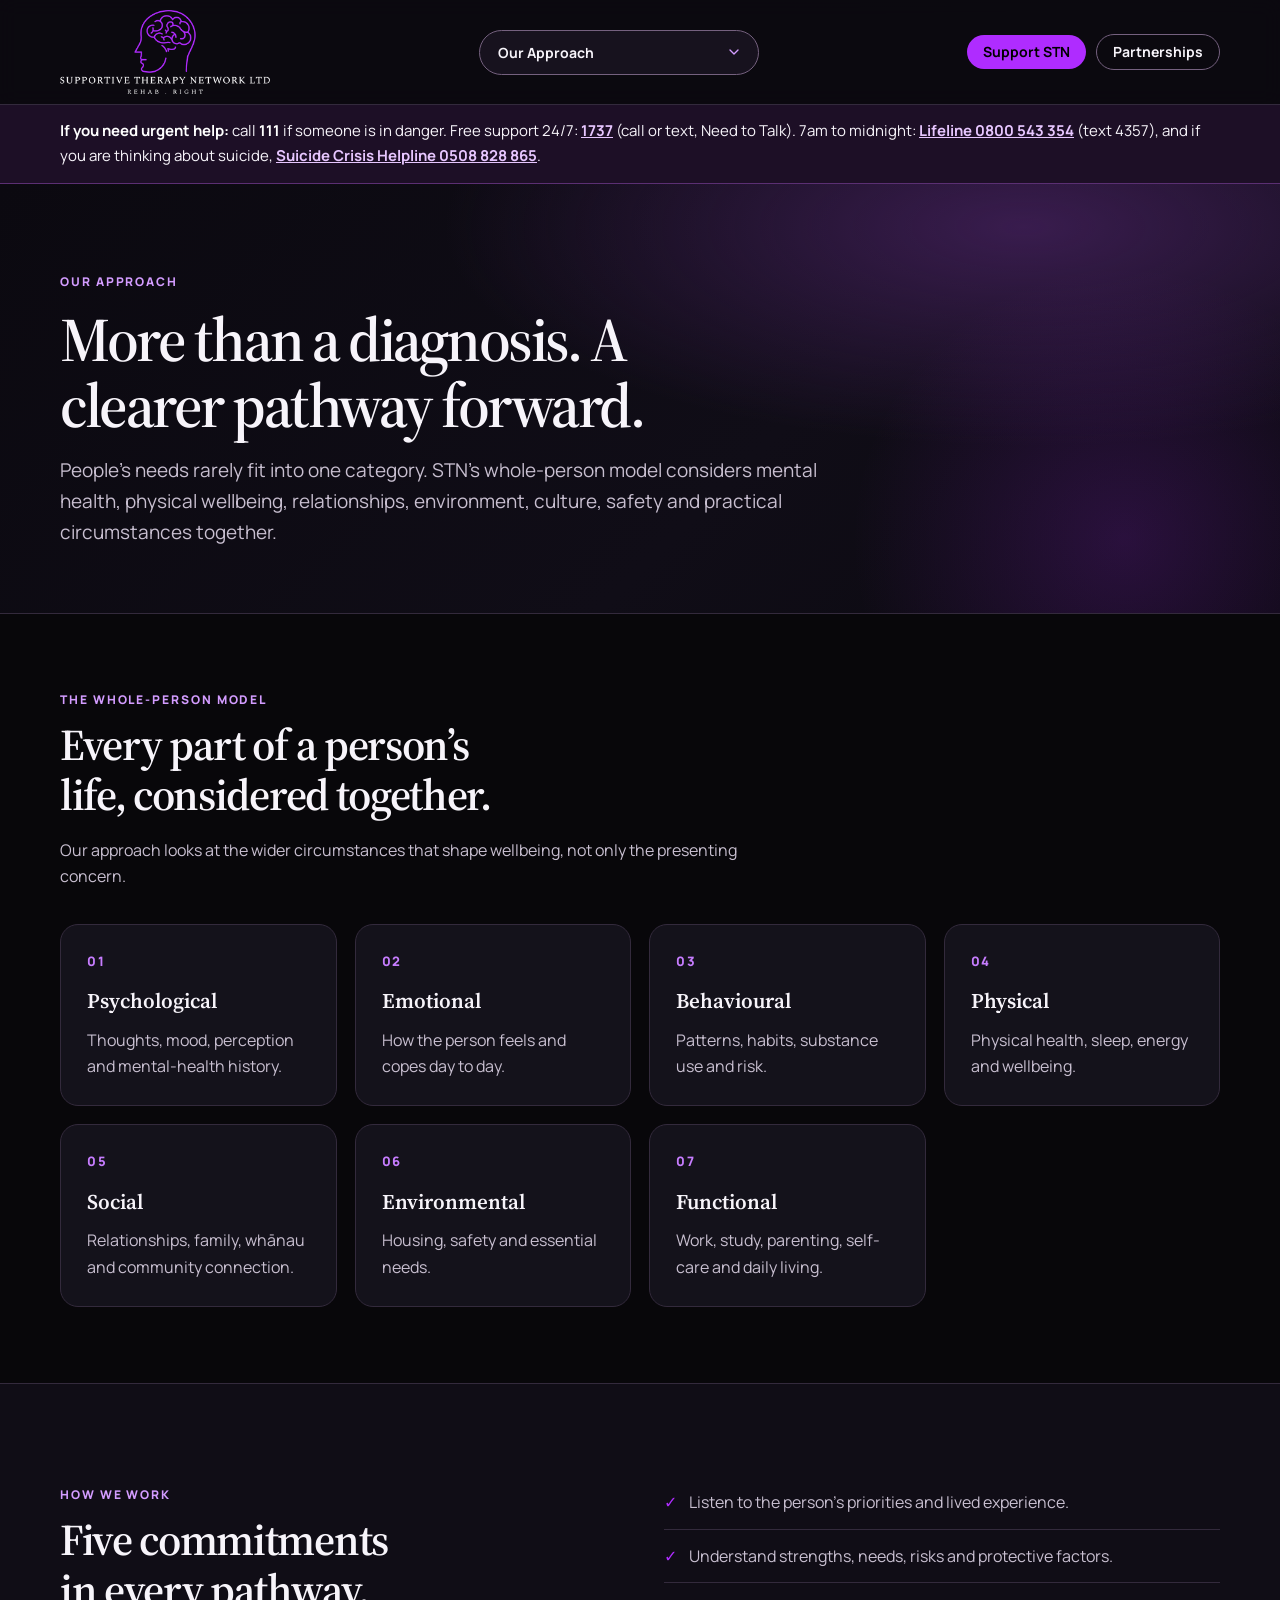
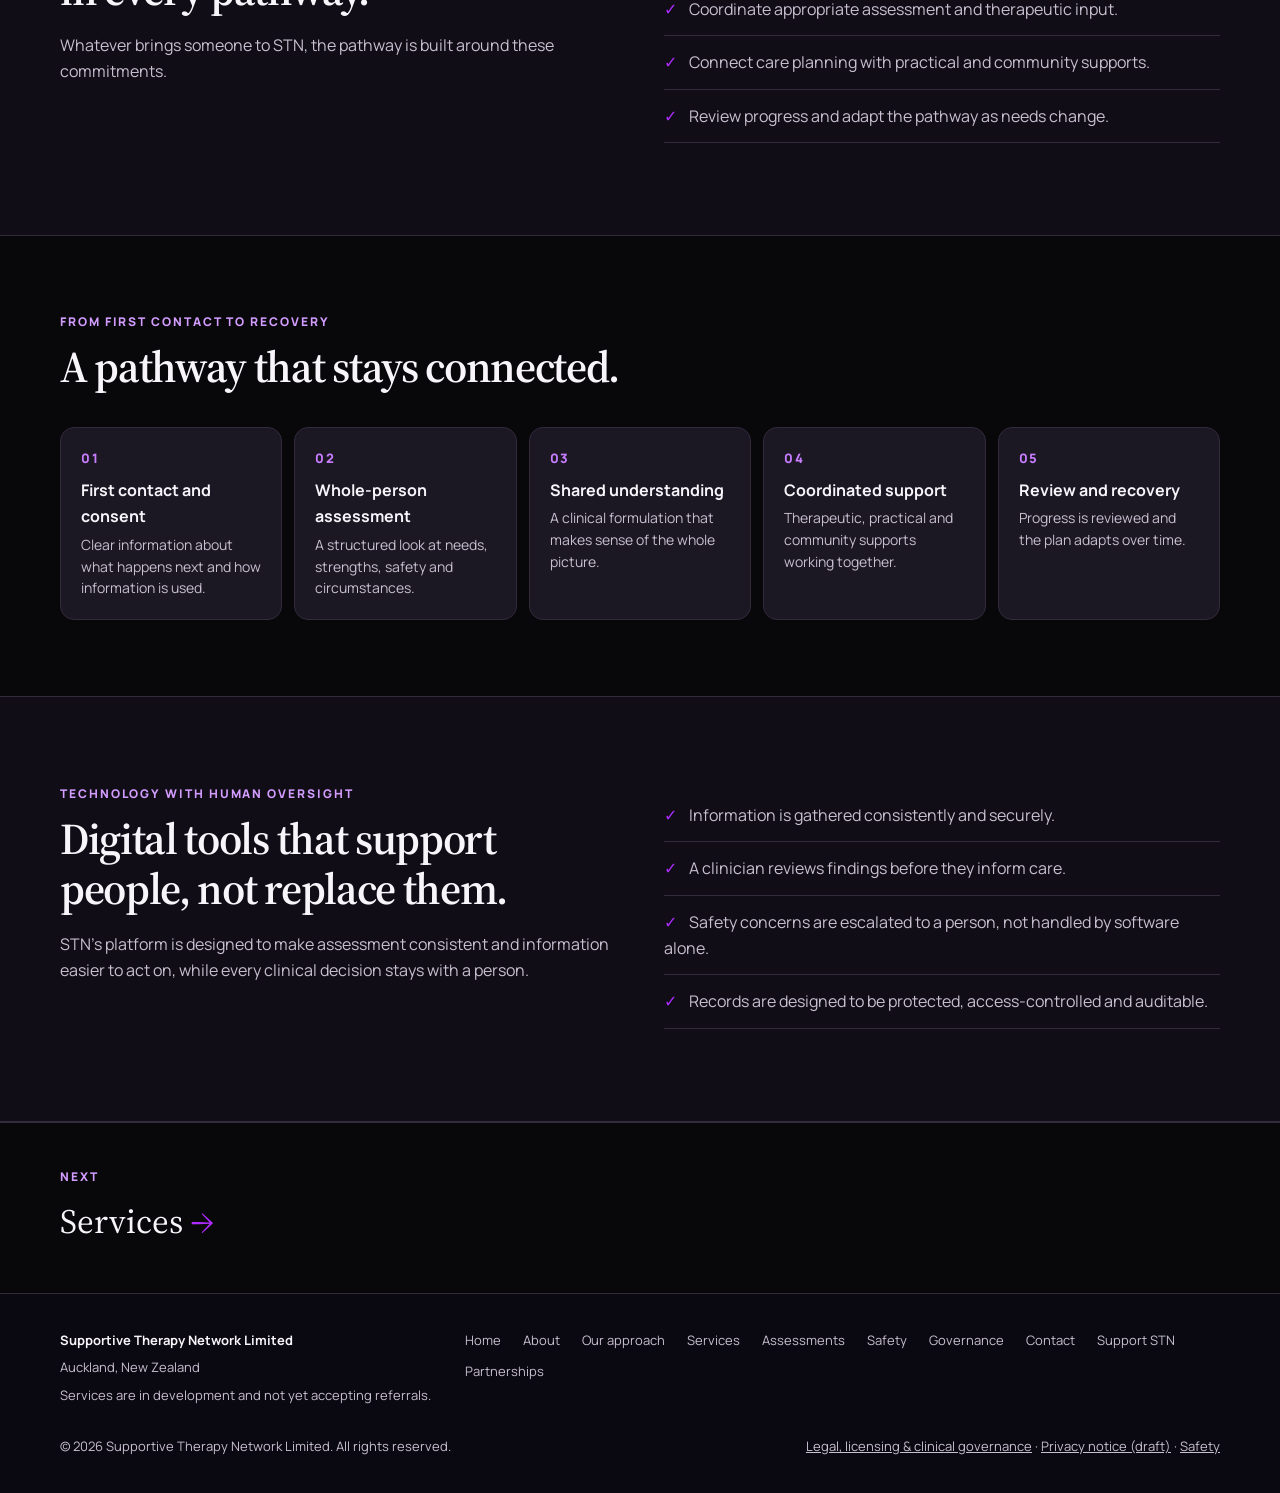
<file: approach.html>
<!doctype html>
<html lang="en-NZ">
<head>
<meta charset="utf-8">
<meta name="viewport" content="width=device-width, initial-scale=1">
<link rel="icon" href="assets/brand/stn-logo-original.png" type="image/png">
<meta name="theme-color" content="#08070A">
<meta name="description" content="STN's whole-person approach: mental health, physical wellbeing, relationships, environment, culture, safety and practical circumstances considered together.">
<link rel="canonical" href="https://supportivetherapy.network/approach.html">
<meta property="og:type" content="website">
<meta property="og:site_name" content="Supportive Therapy Network Limited">
<meta property="og:url" content="https://supportivetherapy.network/approach.html">
<meta property="og:title" content="Our approach | Supportive Therapy Network Limited">
<meta property="og:description" content="STN's whole-person approach: mental health, physical wellbeing, relationships, environment, culture, safety and practical circumstances considered together.">
<title>Our approach | Supportive Therapy Network Limited</title>
<link rel="preconnect" href="https://fonts.googleapis.com">
<link rel="preconnect" href="https://fonts.gstatic.com" crossorigin>
<link href="https://fonts.googleapis.com/css2?family=Manrope:wght@400;500;600;700;800&family=Source+Serif+4:wght@400;500;600;700&display=swap" rel="stylesheet">
<link rel="stylesheet" href="assets/css/site.css">
</head>
<body>
<a class="skip" href="#main">Skip to content</a>
<header class="topbar"><div class="wrap nav">
<a class="brand" href="index.html" aria-label="Supportive Therapy Network Limited — home"><img class="brand-logo" src="assets/brand/stn-logo-original.png" alt="Supportive Therapy Network Limited — Rehab. Right." width="210" height="84"></a>
<div class="page-nav"><label class="sr-only" for="page-navigation">Explore STN pages</label><select id="page-navigation" class="page-navigation" aria-label="Explore STN pages"><option value="" disabled>Explore STN pages</option><option value="index.html">Home</option><option value="about.html">About Us</option><option value="approach.html" selected>Our Approach</option><option value="services.html">Services</option><option value="assessments.html">Assessments</option><option value="safety.html">Safety</option><option value="legal.html">Governance</option><option value="contact.html">Contact</option><option value="support.html">Support STN</option><option value="partnerships.html">Partnerships</option></select></div>
<div class="navcta-group"><a class="cta-pill cta-support" href="support.html">Support STN</a><a class="cta-pill cta-invest" href="partnerships.html">Partnerships</a></div>
</div></header>
<div class="crisis" role="region" aria-label="Urgent support"><div class="wrap"><strong>If you need urgent help:</strong> call <strong>111</strong> if someone is in danger. Free support 24/7: <a href="tel:1737">1737</a> (call or text, Need to Talk). 7am to midnight: <a href="tel:0800543354">Lifeline 0800 543 354</a> (text 4357), and if you are thinking about suicide, <a href="tel:0508828865">Suicide Crisis Helpline 0508 828 865</a>.</div></div>
<main id="main">
<section class="pagehero"><div class="wrap"><div class="eyebrow">Our approach</div><h1>More than a diagnosis. A clearer pathway forward.</h1><p class="lead">People’s needs rarely fit into one category. STN’s whole-person model considers mental health, physical wellbeing, relationships, environment, culture, safety and practical circumstances together.</p></div></section>
<section><div class="wrap">
<div class="sectionhead"><div class="eyebrow">The whole-person model</div><h2>Every part of a person’s life, considered together.</h2><p>Our approach looks at the wider circumstances that shape wellbeing, not only the presenting concern.</p></div>
<div class="grid4"><article class="card"><div class="num">01</div><h3>Psychological</h3><p>Thoughts, mood, perception and mental-health history.</p></article><article class="card"><div class="num">02</div><h3>Emotional</h3><p>How the person feels and copes day to day.</p></article><article class="card"><div class="num">03</div><h3>Behavioural</h3><p>Patterns, habits, substance use and risk.</p></article><article class="card"><div class="num">04</div><h3>Physical</h3><p>Physical health, sleep, energy and wellbeing.</p></article><article class="card"><div class="num">05</div><h3>Social</h3><p>Relationships, family, whānau and community connection.</p></article><article class="card"><div class="num">06</div><h3>Environmental</h3><p>Housing, safety and essential needs.</p></article><article class="card"><div class="num">07</div><h3>Functional</h3><p>Work, study, parenting, self-care and daily living.</p></article></div>
</div></section>
<section class="band"><div class="wrap two">
<div class="sectionhead"><div class="eyebrow">How we work</div><h2>Five commitments in every pathway.</h2><p>Whatever brings someone to STN, the pathway is built around these commitments.</p></div>
<ul class="featurelist"><li>Listen to the person’s priorities and lived experience.</li><li>Understand strengths, needs, risks and protective factors.</li><li>Coordinate appropriate assessment and therapeutic input.</li><li>Connect care planning with practical and community supports.</li><li>Review progress and adapt the pathway as needs change.</li></ul>
</div></section>
<section><div class="wrap">
<div class="sectionhead"><div class="eyebrow">From first contact to recovery</div><h2>A pathway that stays connected.</h2></div>
<ol class="flow"><li><strong>First contact and consent</strong><span>Clear information about what happens next and how information is used.</span></li><li><strong>Whole-person assessment</strong><span>A structured look at needs, strengths, safety and circumstances.</span></li><li><strong>Shared understanding</strong><span>A clinical formulation that makes sense of the whole picture.</span></li><li><strong>Coordinated support</strong><span>Therapeutic, practical and community supports working together.</span></li><li><strong>Review and recovery</strong><span>Progress is reviewed and the plan adapts over time.</span></li></ol>
</div></section>
<section class="band"><div class="wrap two">
<div class="sectionhead"><div class="eyebrow">Technology with human oversight</div><h2>Digital tools that support people, not replace them.</h2><p>STN’s platform is designed to make assessment consistent and information easier to act on, while every clinical decision stays with a person.</p></div>
<ul class="featurelist"><li>Information is gathered consistently and securely.</li><li>A clinician reviews findings before they inform care.</li><li>Safety concerns are escalated to a person, not handled by software alone.</li><li>Records are designed to be protected, access-controlled and auditable.</li></ul>
</div></section>
<div class="nextlink"><div class="wrap"><div class="eyebrow">Next</div><a href="services.html">Services<span aria-hidden="true">→</span></a></div></div>
</main>
<footer class="footer"><div class="wrap">
<div class="footergrid"><div><p><strong style="color:var(--ink)">Supportive Therapy Network Limited</strong></p><p>Auckland, New Zealand</p><p>Services are in development and not yet accepting referrals.</p></div><nav class="footnav" aria-label="Footer navigation"><a href="index.html">Home</a><a href="about.html">About</a><a href="approach.html">Our approach</a><a href="services.html">Services</a><a href="assessments.html">Assessments</a><a href="safety.html">Safety</a><a href="legal.html">Governance</a><a href="contact.html">Contact</a><a href="support.html">Support STN</a><a href="partnerships.html">Partnerships</a></nav></div>
<div class="footerrow"><span>© <span class="year">2026</span> Supportive Therapy Network Limited. All rights reserved.</span><span><a href="legal.html">Legal, licensing &amp; clinical governance</a> · <a href="legal.html#privacy">Privacy notice (draft)</a> · <a href="safety.html">Safety</a></span></div>
</div></footer>
<script src="assets/js/site.js" defer></script>
</body></html>
</file>
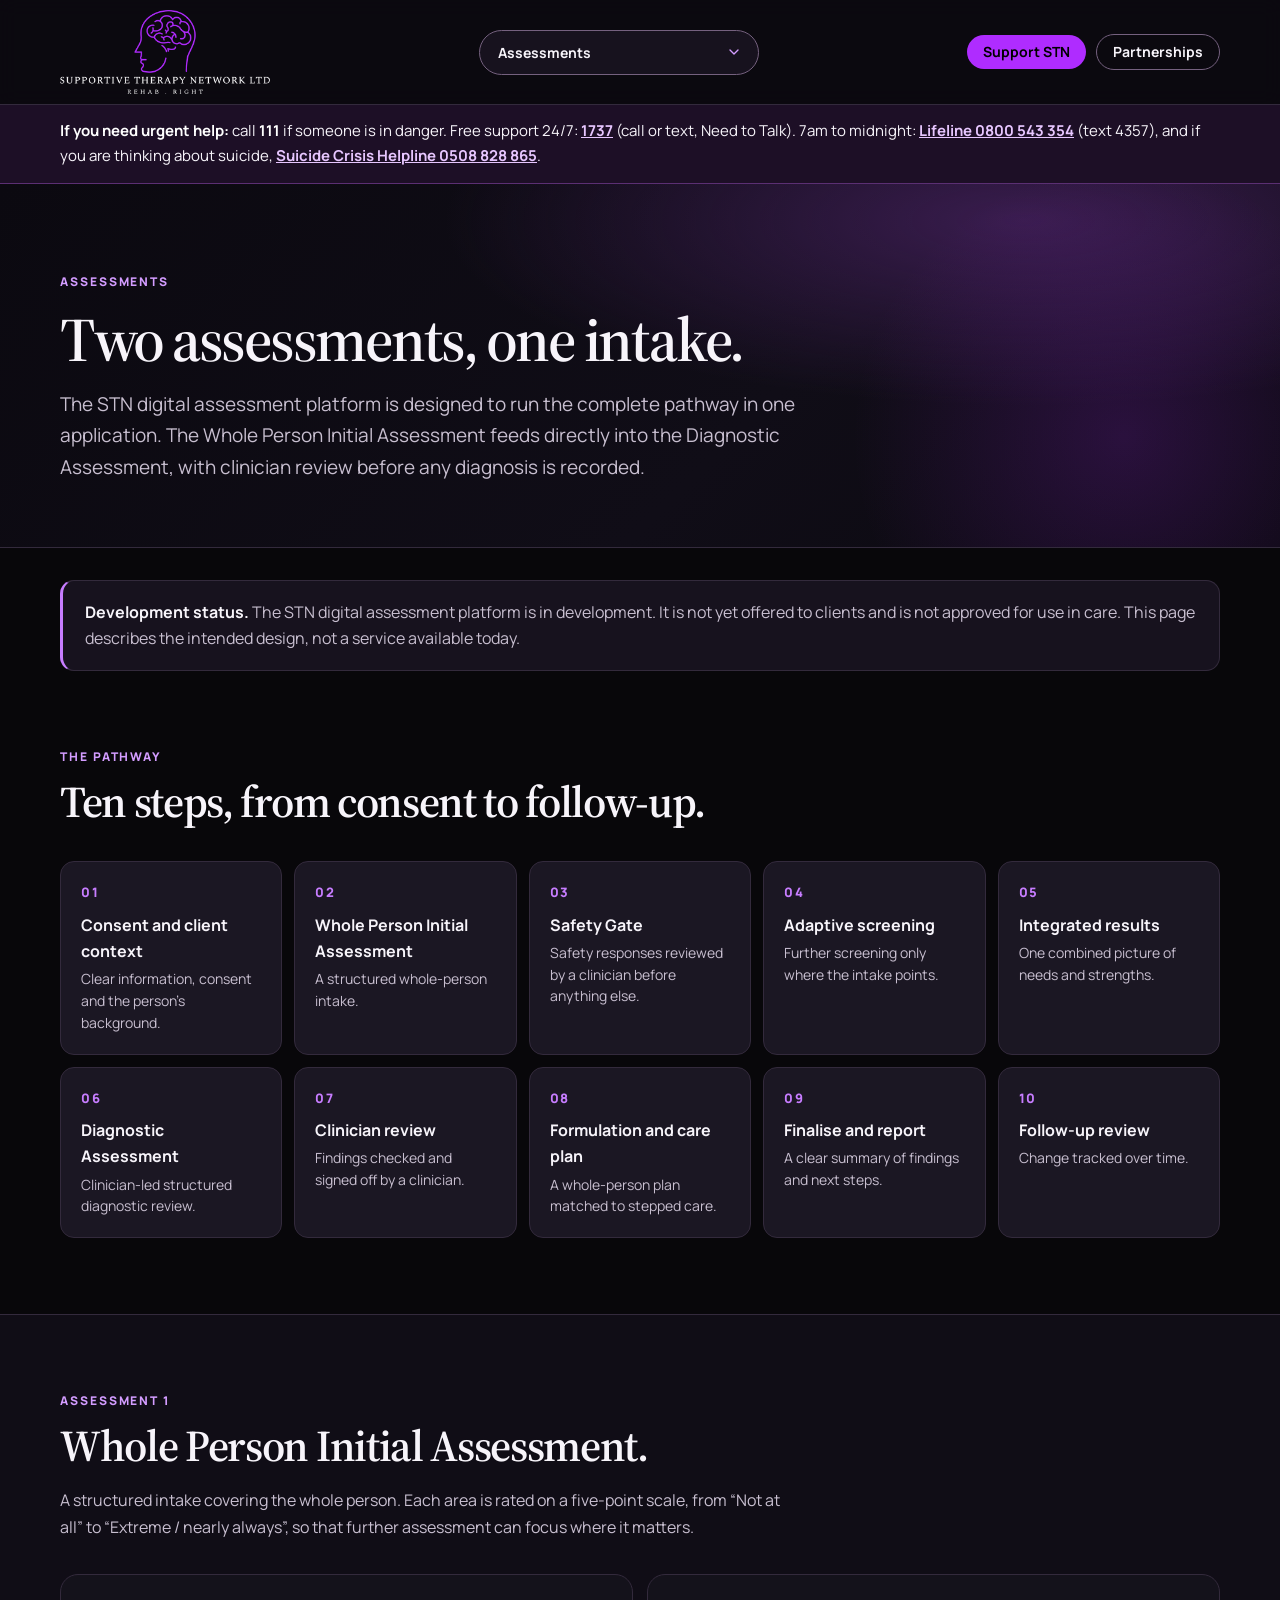
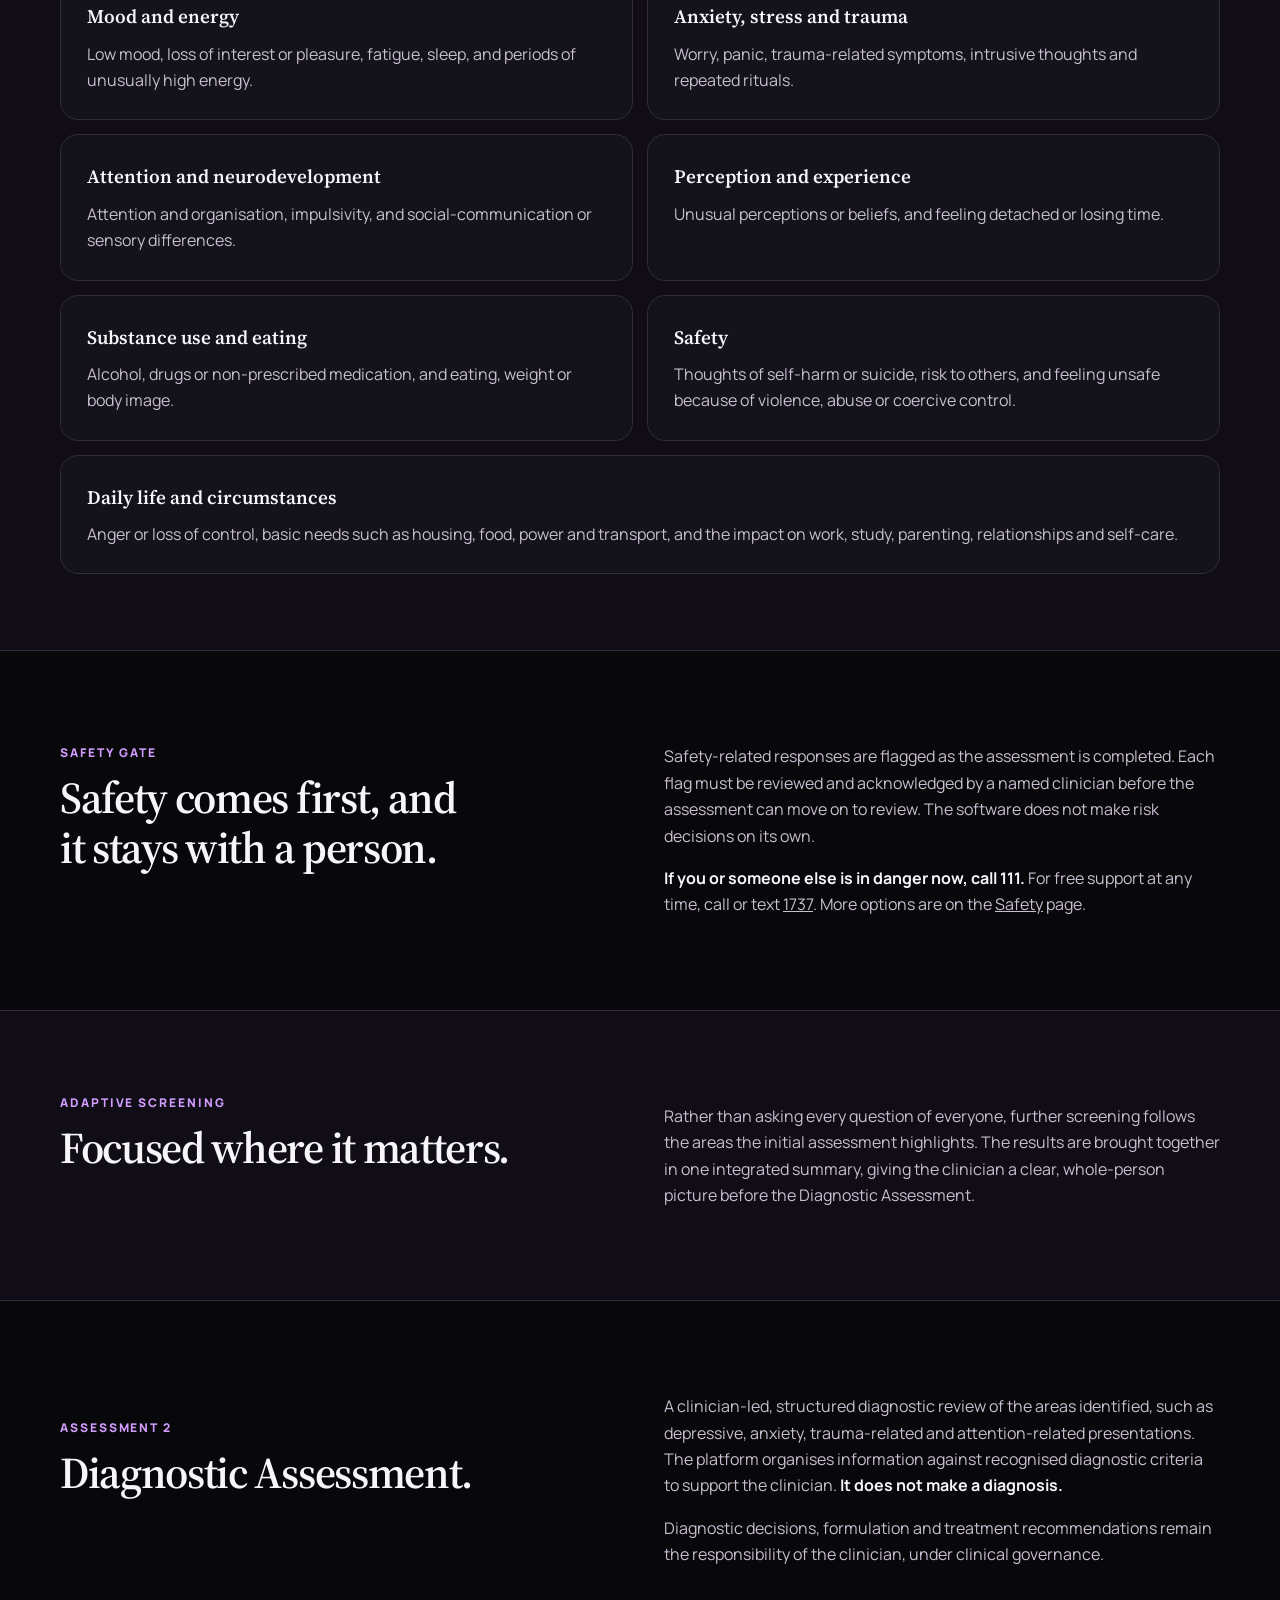
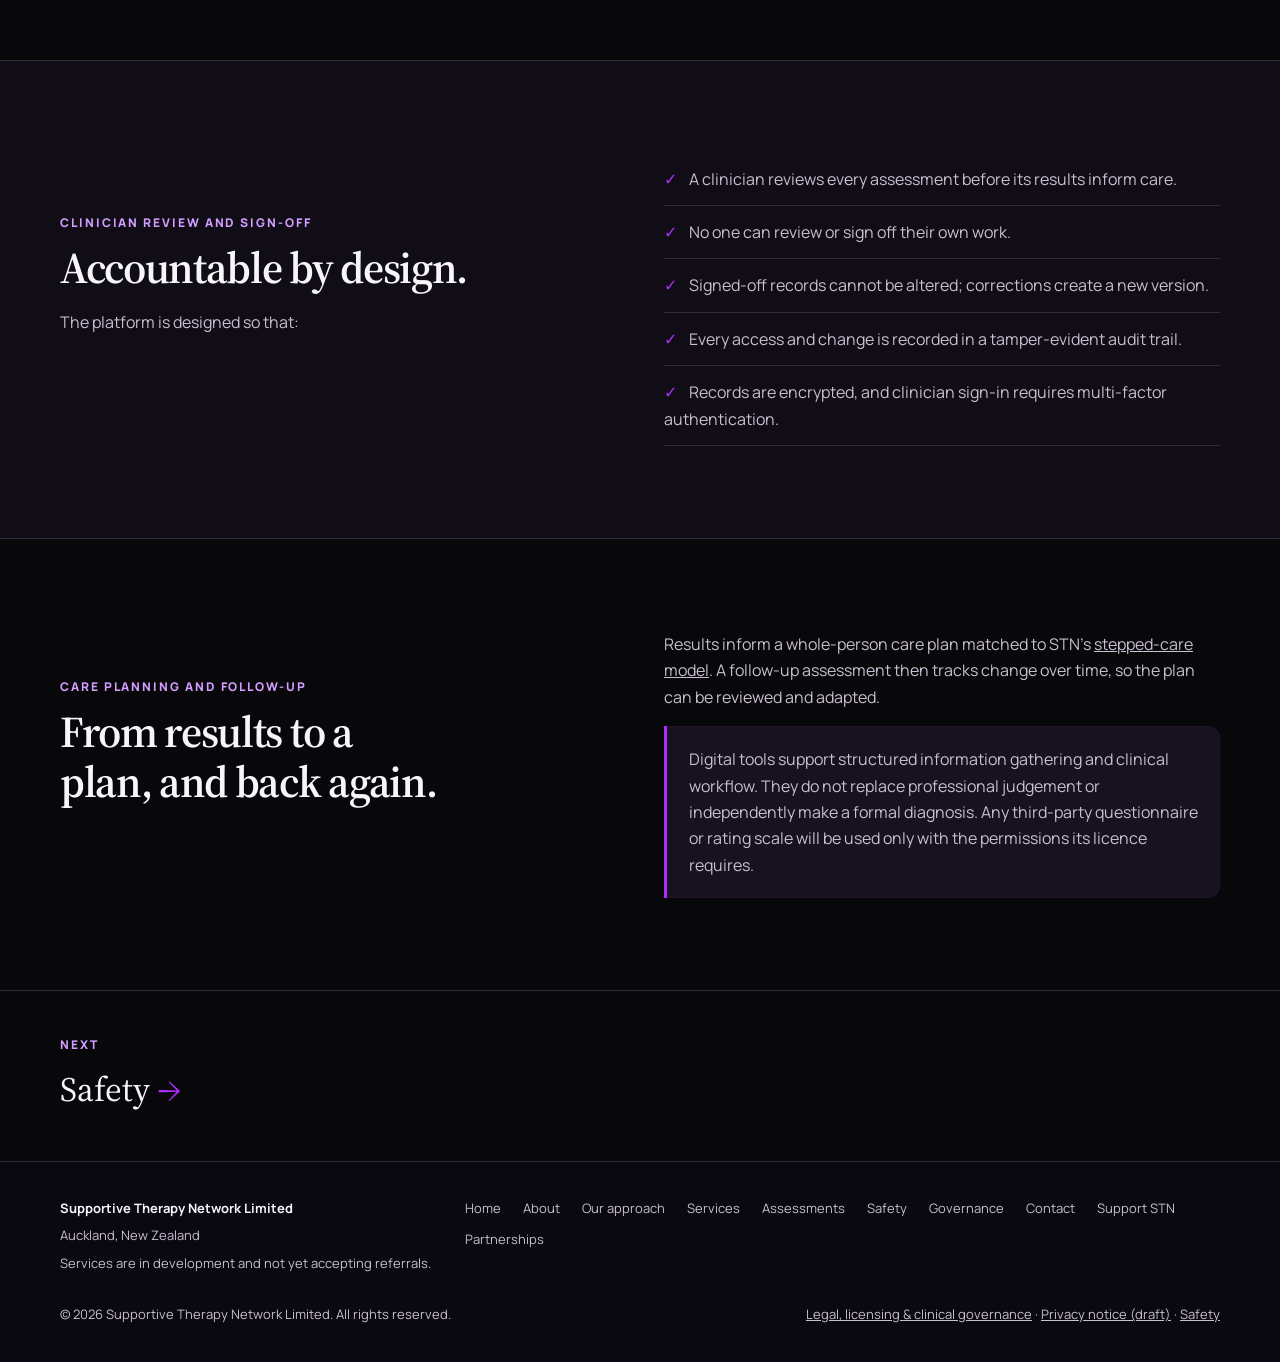
<file: assessments.html>
<!doctype html>
<html lang="en-NZ">
<head>
<meta charset="utf-8">
<meta name="viewport" content="width=device-width, initial-scale=1">
<link rel="icon" href="assets/brand/stn-logo-original.png" type="image/png">
<meta name="theme-color" content="#08070A">
<meta name="description" content="Two assessments, one intake: the STN Whole Person Initial Assessment and Diagnostic Assessment, with clinician review. In development; not offered to clients.">
<link rel="canonical" href="https://supportivetherapy.network/assessments.html">
<meta property="og:type" content="website">
<meta property="og:site_name" content="Supportive Therapy Network Limited">
<meta property="og:url" content="https://supportivetherapy.network/assessments.html">
<meta property="og:title" content="Assessments | Supportive Therapy Network Limited">
<meta property="og:description" content="Two assessments, one intake: the STN Whole Person Initial Assessment and Diagnostic Assessment, with clinician review. In development; not offered to clients.">
<title>Assessments | Supportive Therapy Network Limited</title>
<link rel="preconnect" href="https://fonts.googleapis.com">
<link rel="preconnect" href="https://fonts.gstatic.com" crossorigin>
<link href="https://fonts.googleapis.com/css2?family=Manrope:wght@400;500;600;700;800&family=Source+Serif+4:wght@400;500;600;700&display=swap" rel="stylesheet">
<link rel="stylesheet" href="assets/css/site.css">
</head>
<body>
<a class="skip" href="#main">Skip to content</a>
<header class="topbar"><div class="wrap nav">
<a class="brand" href="index.html" aria-label="Supportive Therapy Network Limited — home"><img class="brand-logo" src="assets/brand/stn-logo-original.png" alt="Supportive Therapy Network Limited — Rehab. Right." width="210" height="84"></a>
<div class="page-nav"><label class="sr-only" for="page-navigation">Explore STN pages</label><select id="page-navigation" class="page-navigation" aria-label="Explore STN pages"><option value="" disabled>Explore STN pages</option><option value="index.html">Home</option><option value="about.html">About Us</option><option value="approach.html">Our Approach</option><option value="services.html">Services</option><option value="assessments.html" selected>Assessments</option><option value="safety.html">Safety</option><option value="legal.html">Governance</option><option value="contact.html">Contact</option><option value="support.html">Support STN</option><option value="partnerships.html">Partnerships</option></select></div>
<div class="navcta-group"><a class="cta-pill cta-support" href="support.html">Support STN</a><a class="cta-pill cta-invest" href="partnerships.html">Partnerships</a></div>
</div></header>
<div class="crisis" role="region" aria-label="Urgent support"><div class="wrap"><strong>If you need urgent help:</strong> call <strong>111</strong> if someone is in danger. Free support 24/7: <a href="tel:1737">1737</a> (call or text, Need to Talk). 7am to midnight: <a href="tel:0800543354">Lifeline 0800 543 354</a> (text 4357), and if you are thinking about suicide, <a href="tel:0508828865">Suicide Crisis Helpline 0508 828 865</a>.</div></div>
<main id="main">
<section class="pagehero"><div class="wrap"><div class="eyebrow">Assessments</div><h1>Two assessments, one intake.</h1><p class="lead">The STN digital assessment platform is designed to run the complete pathway in one application. The Whole Person Initial Assessment feeds directly into the Diagnostic Assessment, with clinician review before any diagnosis is recorded.</p></div></section>
<div class="statuswrap"><div class="wrap"><div class="status" role="note"><strong style="color:var(--ink)">Development status.</strong> The STN digital assessment platform is in development. It is not yet offered to clients and is not approved for use in care. This page describes the intended design, not a service available today.</div></div></div>
<section><div class="wrap">
<div class="sectionhead"><div class="eyebrow">The pathway</div><h2>Ten steps, from consent to follow-up.</h2></div>
<ol class="flow"><li><strong>Consent and client context</strong><span>Clear information, consent and the person’s background.</span></li><li><strong>Whole Person Initial Assessment</strong><span>A structured whole-person intake.</span></li><li><strong>Safety Gate</strong><span>Safety responses reviewed by a clinician before anything else.</span></li><li><strong>Adaptive screening</strong><span>Further screening only where the intake points.</span></li><li><strong>Integrated results</strong><span>One combined picture of needs and strengths.</span></li><li><strong>Diagnostic Assessment</strong><span>Clinician-led structured diagnostic review.</span></li><li><strong>Clinician review</strong><span>Findings checked and signed off by a clinician.</span></li><li><strong>Formulation and care plan</strong><span>A whole-person plan matched to stepped care.</span></li><li><strong>Finalise and report</strong><span>A clear summary of findings and next steps.</span></li><li><strong>Follow-up review</strong><span>Change tracked over time.</span></li></ol>
</div></section>
<section class="band"><div class="wrap">
<div class="sectionhead"><div class="eyebrow">Assessment 1</div><h2>Whole Person Initial Assessment.</h2><p>A structured intake covering the whole person. Each area is rated on a five-point scale, from “Not at all” to “Extreme / nearly always”, so that further assessment can focus where it matters.</p></div>
<div class="domains"><article class="card"><h3>Mood and energy</h3><p>Low mood, loss of interest or pleasure, fatigue, sleep, and periods of unusually high energy.</p></article><article class="card"><h3>Anxiety, stress and trauma</h3><p>Worry, panic, trauma-related symptoms, intrusive thoughts and repeated rituals.</p></article><article class="card"><h3>Attention and neurodevelopment</h3><p>Attention and organisation, impulsivity, and social-communication or sensory differences.</p></article><article class="card"><h3>Perception and experience</h3><p>Unusual perceptions or beliefs, and feeling detached or losing time.</p></article><article class="card"><h3>Substance use and eating</h3><p>Alcohol, drugs or non-prescribed medication, and eating, weight or body image.</p></article><article class="card"><h3>Safety</h3><p>Thoughts of self-harm or suicide, risk to others, and feeling unsafe because of violence, abuse or coercive control.</p></article><article class="card"><h3>Daily life and circumstances</h3><p>Anger or loss of control, basic needs such as housing, food, power and transport, and the impact on work, study, parenting, relationships and self-care.</p></article></div>
</div></section>
<section><div class="wrap two">
<div class="sectionhead"><div class="eyebrow">Safety Gate</div><h2>Safety comes first, and it stays with a person.</h2></div>
<div class="prose"><p>Safety-related responses are flagged as the assessment is completed. Each flag must be reviewed and acknowledged by a named clinician before the assessment can move on to review. The software does not make risk decisions on its own.</p>
<p><strong>If you or someone else is in danger now, call 111.</strong> For free support at any time, call or text <a href="tel:1737">1737</a>. More options are on the <a href="safety.html">Safety</a> page.</p></div>
</div></section>
<section class="band"><div class="wrap two">
<div class="sectionhead"><div class="eyebrow">Adaptive screening</div><h2>Focused where it matters.</h2></div>
<div class="prose"><p>Rather than asking every question of everyone, further screening follows the areas the initial assessment highlights. The results are brought together in one integrated summary, giving the clinician a clear, whole-person picture before the Diagnostic Assessment.</p></div>
</div></section>
<section><div class="wrap two">
<div class="sectionhead"><div class="eyebrow">Assessment 2</div><h2>Diagnostic Assessment.</h2></div>
<div class="prose"><p>A clinician-led, structured diagnostic review of the areas identified, such as depressive, anxiety, trauma-related and attention-related presentations. The platform organises information against recognised diagnostic criteria to support the clinician. <strong>It does not make a diagnosis.</strong></p>
<p>Diagnostic decisions, formulation and treatment recommendations remain the responsibility of the clinician, under clinical governance.</p></div>
</div></section>
<section class="band"><div class="wrap two">
<div class="sectionhead"><div class="eyebrow">Clinician review and sign-off</div><h2>Accountable by design.</h2><p>The platform is designed so that:</p></div>
<ul class="featurelist"><li>A clinician reviews every assessment before its results inform care.</li><li>No one can review or sign off their own work.</li><li>Signed-off records cannot be altered; corrections create a new version.</li><li>Every access and change is recorded in a tamper-evident audit trail.</li><li>Records are encrypted, and clinician sign-in requires multi-factor authentication.</li></ul>
</div></section>
<section><div class="wrap two">
<div class="sectionhead"><div class="eyebrow">Care planning and follow-up</div><h2>From results to a plan, and back again.</h2></div>
<div class="prose"><p>Results inform a whole-person care plan matched to STN’s <a href="services.html">stepped-care model</a>. A follow-up assessment then tracks change over time, so the plan can be reviewed and adapted.</p>
<p class="notice">Digital tools support structured information gathering and clinical workflow. They do not replace professional judgement or independently make a formal diagnosis. Any third-party questionnaire or rating scale will be used only with the permissions its licence requires.</p></div>
</div></section>
<div class="nextlink"><div class="wrap"><div class="eyebrow">Next</div><a href="safety.html">Safety<span aria-hidden="true">→</span></a></div></div>
</main>
<footer class="footer"><div class="wrap">
<div class="footergrid"><div><p><strong style="color:var(--ink)">Supportive Therapy Network Limited</strong></p><p>Auckland, New Zealand</p><p>Services are in development and not yet accepting referrals.</p></div><nav class="footnav" aria-label="Footer navigation"><a href="index.html">Home</a><a href="about.html">About</a><a href="approach.html">Our approach</a><a href="services.html">Services</a><a href="assessments.html">Assessments</a><a href="safety.html">Safety</a><a href="legal.html">Governance</a><a href="contact.html">Contact</a><a href="support.html">Support STN</a><a href="partnerships.html">Partnerships</a></nav></div>
<div class="footerrow"><span>© <span class="year">2026</span> Supportive Therapy Network Limited. All rights reserved.</span><span><a href="legal.html">Legal, licensing &amp; clinical governance</a> · <a href="legal.html#privacy">Privacy notice (draft)</a> · <a href="safety.html">Safety</a></span></div>
</div></footer>
<script src="assets/js/site.js" defer></script>
</body></html>
</file>
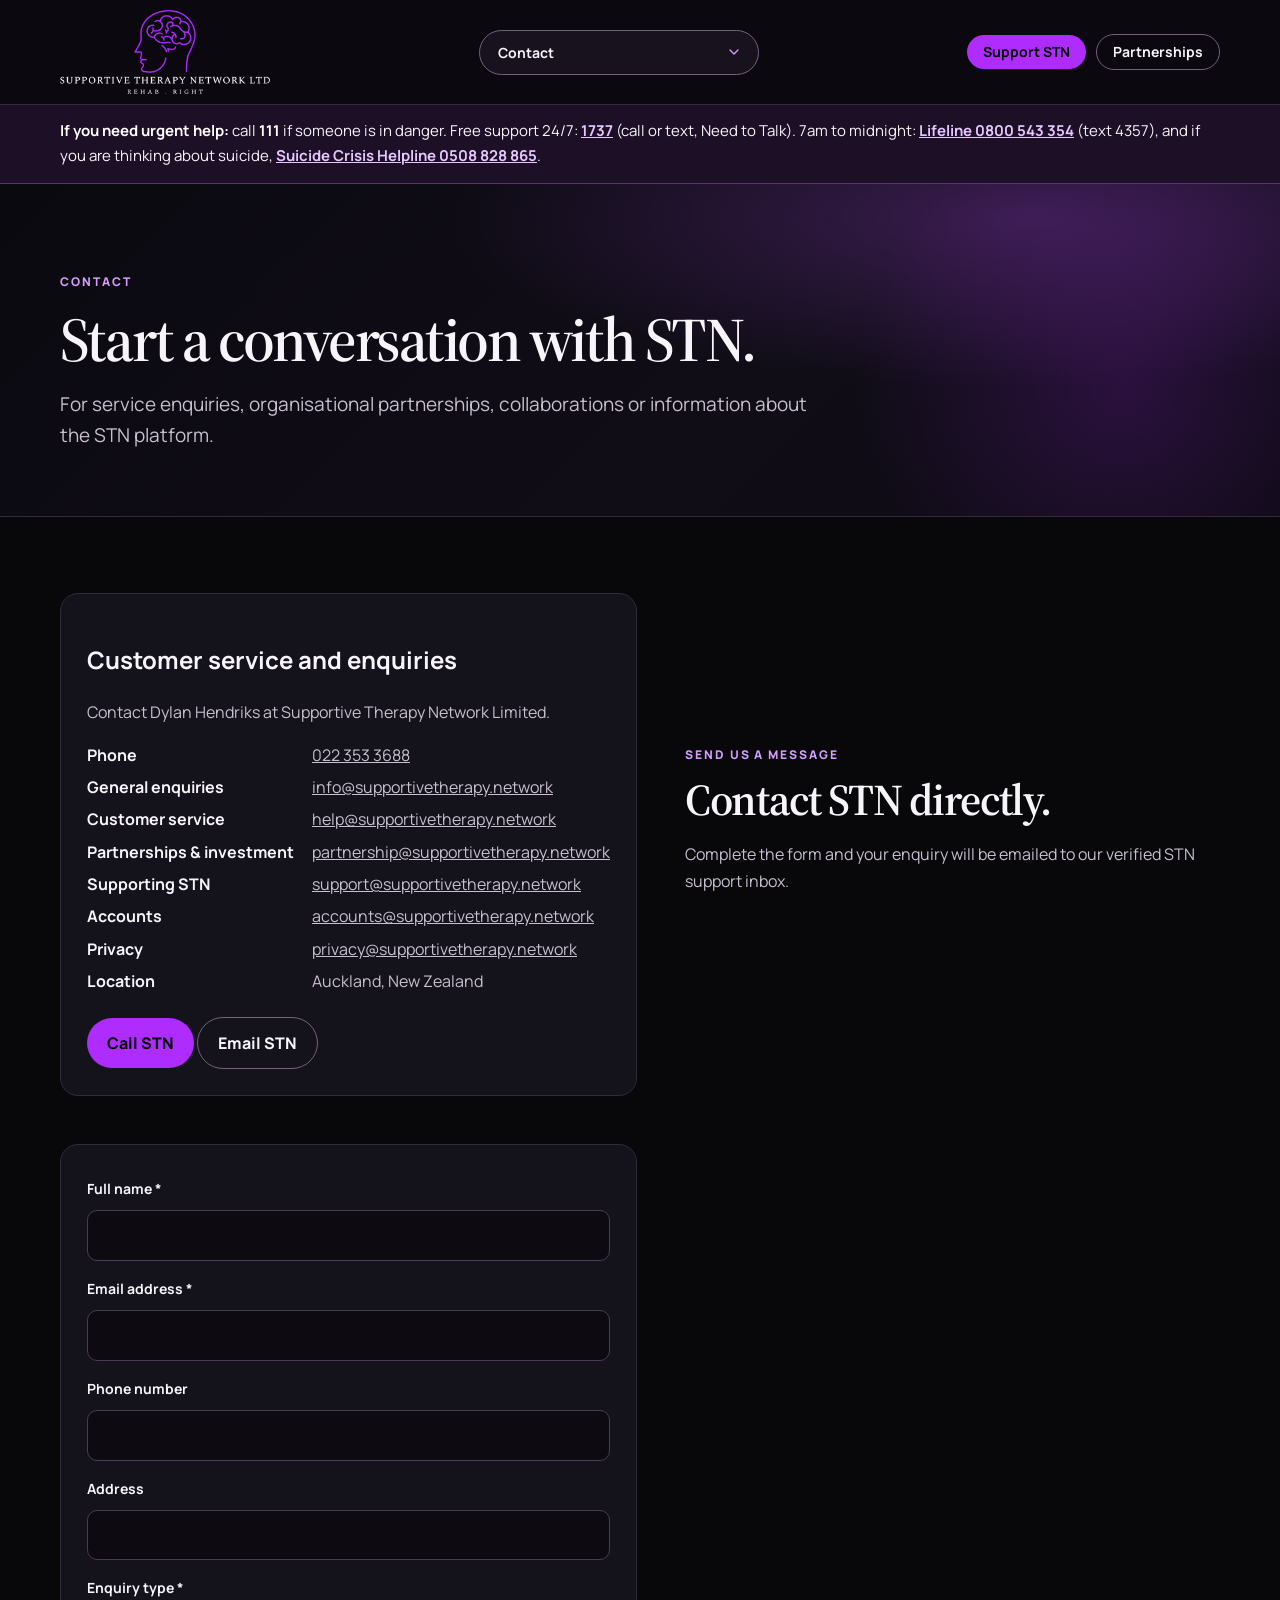
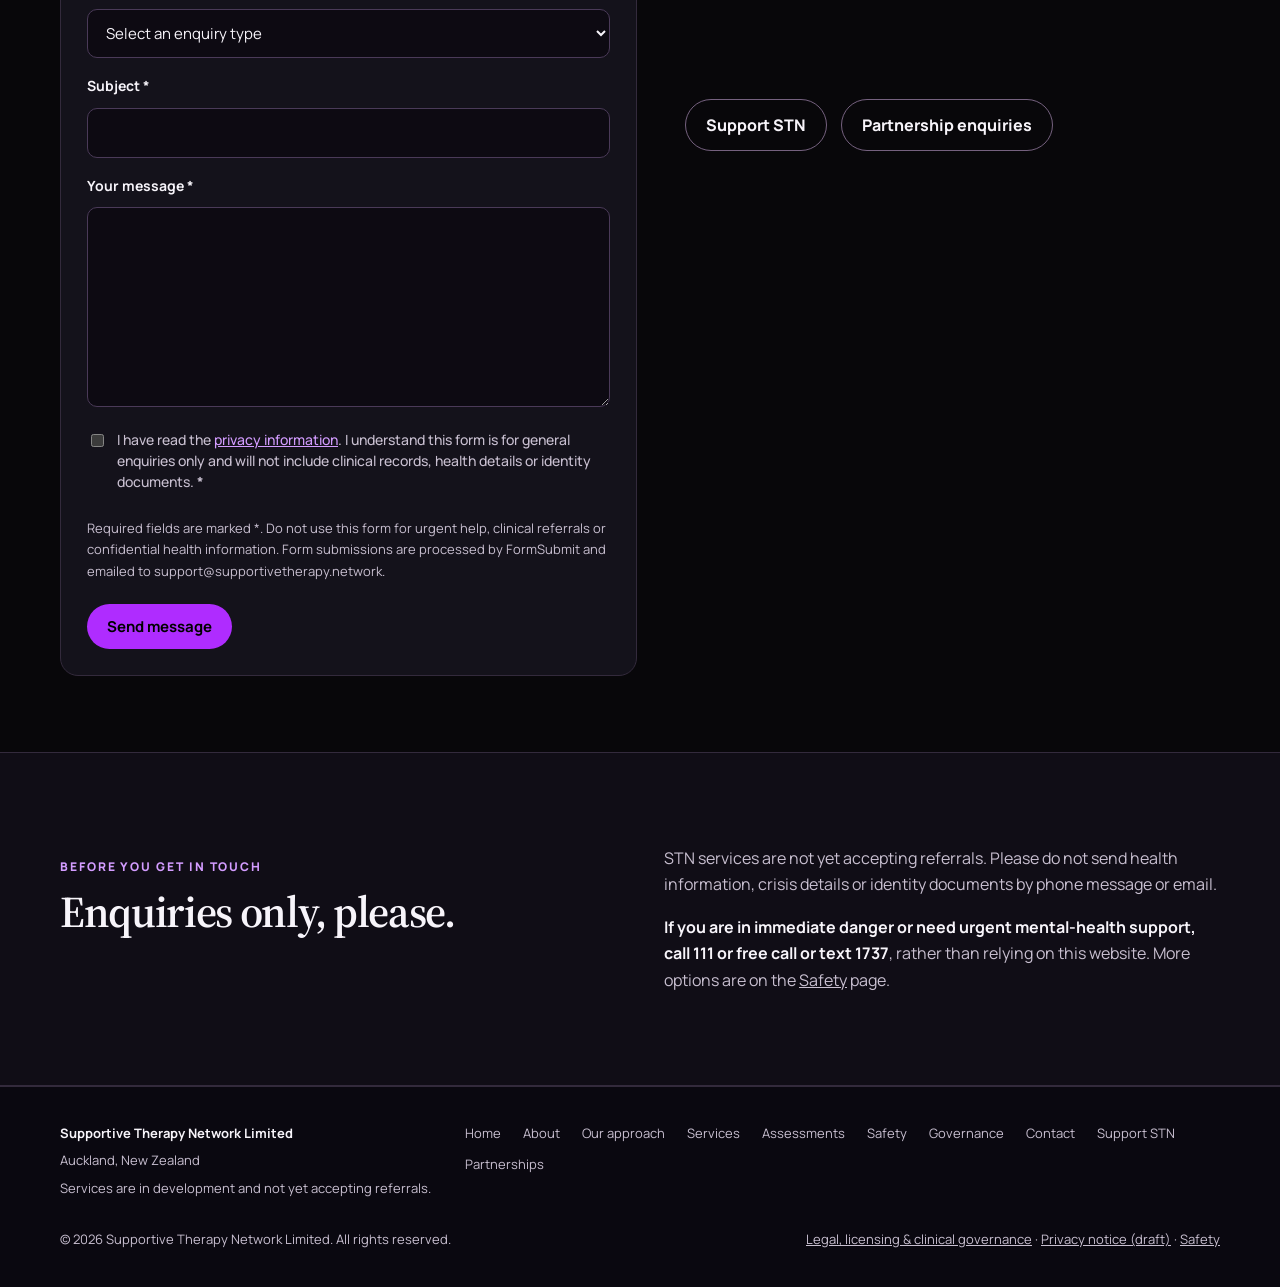
<file: contact.html>
<!doctype html>
<html lang="en-NZ">
<head>
<meta charset="utf-8">
<meta name="viewport" content="width=device-width, initial-scale=1">
<link rel="icon" href="assets/brand/stn-logo-original.png" type="image/png">
<meta name="theme-color" content="#08070A">
<meta name="description" content="Contact Supportive Therapy Network Limited for enquiries and partnerships.">
<link rel="canonical" href="https://supportivetherapy.network/contact.html">
<meta property="og:type" content="website">
<meta property="og:site_name" content="Supportive Therapy Network Limited">
<meta property="og:url" content="https://supportivetherapy.network/contact.html">
<meta property="og:title" content="Contact | Supportive Therapy Network Limited">
<meta property="og:description" content="Contact Supportive Therapy Network Limited for enquiries and partnerships.">
<title>Contact | Supportive Therapy Network Limited</title>
<link rel="preconnect" href="https://fonts.googleapis.com">
<link rel="preconnect" href="https://fonts.gstatic.com" crossorigin>
<link href="https://fonts.googleapis.com/css2?family=Manrope:wght@400;500;600;700;800&family=Source+Serif+4:wght@400;500;600;700&display=swap" rel="stylesheet">
<link rel="stylesheet" href="assets/css/site.css">
</head>
<body>
<a class="skip" href="#main">Skip to content</a>
<header class="topbar"><div class="wrap nav">
<a class="brand" href="index.html" aria-label="Supportive Therapy Network Limited — home"><img class="brand-logo" src="assets/brand/stn-logo-original.png" alt="Supportive Therapy Network Limited — Rehab. Right." width="210" height="84"></a>
<div class="page-nav"><label class="sr-only" for="page-navigation">Explore STN pages</label><select id="page-navigation" class="page-navigation" aria-label="Explore STN pages"><option value="" disabled>Explore STN pages</option><option value="index.html">Home</option><option value="about.html">About Us</option><option value="approach.html">Our Approach</option><option value="services.html">Services</option><option value="assessments.html">Assessments</option><option value="safety.html">Safety</option><option value="legal.html">Governance</option><option value="contact.html" selected>Contact</option><option value="support.html">Support STN</option><option value="partnerships.html">Partnerships</option></select></div>
<div class="navcta-group"><a class="cta-pill cta-support" href="support.html">Support STN</a><a class="cta-pill cta-invest" href="partnerships.html">Partnerships</a></div>
</div></header>
<div class="crisis" role="region" aria-label="Urgent support"><div class="wrap"><strong>If you need urgent help:</strong> call <strong>111</strong> if someone is in danger. Free support 24/7: <a href="tel:1737">1737</a> (call or text, Need to Talk). 7am to midnight: <a href="tel:0800543354">Lifeline 0800 543 354</a> (text 4357), and if you are thinking about suicide, <a href="tel:0508828865">Suicide Crisis Helpline 0508 828 865</a>.</div></div>
<main id="main">
<section class="pagehero"><div class="wrap"><div class="eyebrow">Contact</div><h1>Start a conversation with STN.</h1><p class="lead">For service enquiries, organisational partnerships, collaborations or information about the STN platform.</p></div></section>
<section id="contact"><div class="wrap two">
<div class="card"><h2>Customer service and enquiries</h2><p class="muted">Contact Dylan Hendriks at Supportive Therapy Network Limited.</p><dl class="contactlist"><dt>Phone</dt><dd><a href="tel:+64223533688">022 353 3688</a></dd><dt>General enquiries</dt><dd><a href="mailto:info@supportivetherapy.network">info@supportivetherapy.network</a></dd><dt>Customer service</dt><dd><a href="mailto:help@supportivetherapy.network">help@supportivetherapy.network</a></dd><dt>Partnerships &amp; investment</dt><dd><a href="mailto:partnership@supportivetherapy.network">partnership@supportivetherapy.network</a></dd><dt>Supporting STN</dt><dd><a href="mailto:support@supportivetherapy.network">support@supportivetherapy.network</a></dd><dt>Accounts</dt><dd><a href="mailto:accounts@supportivetherapy.network">accounts@supportivetherapy.network</a></dd><dt>Privacy</dt><dd><a href="mailto:privacy@supportivetherapy.network">privacy@supportivetherapy.network</a></dd><dt>Location</dt><dd>Auckland, New Zealand</dd></dl><a class="button" href="tel:+64223533688">Call STN</a> <a class="button secondary" href="mailto:info@supportivetherapy.network">Email STN</a></div>
<div class="sectionhead"><div class="eyebrow">Send us a message</div><h2>Contact STN directly.</h2><p class="muted">Complete the form and your enquiry will be emailed to our verified STN support inbox.</p></div>
<form class="contact-form card" action="https://formsubmit.co/support@supportivetherapy.network" method="POST">
<input type="hidden" name="_subject" value="New website enquiry — Supportive Therapy Network Limited">
<input type="hidden" name="_template" value="table">
<input type="hidden" name="_url" value="https://supportivetherapy.network/contact.html">
<label for="contact-name">Full name <span aria-hidden="true">*</span></label>
<input id="contact-name" name="name" type="text" autocomplete="name" maxlength="120" required>
<label for="contact-email">Email address <span aria-hidden="true">*</span></label>
<input id="contact-email" name="email" type="email" autocomplete="email" maxlength="254" required>
<label for="contact-phone">Phone number</label>
<input id="contact-phone" name="phone" type="tel" autocomplete="tel" maxlength="40">
<label for="contact-address">Address</label>
<input id="contact-address" name="address" type="text" autocomplete="street-address" maxlength="240">
<label for="contact-category">Enquiry type <span aria-hidden="true">*</span></label>
<select id="contact-category" name="enquiry_type" required>
<option value="" selected disabled>Select an enquiry type</option>
<option>General enquiry</option><option>Service information</option><option>Partnership or collaboration</option><option>Funding or investment</option><option>Website or digital platform</option><option>Media enquiry</option><option>Other</option>
</select>
<label for="contact-subject">Subject <span aria-hidden="true">*</span></label>
<input id="contact-subject" name="subject" type="text" maxlength="160" required>
<label for="contact-message">Your message <span aria-hidden="true">*</span></label>
<textarea id="contact-message" name="message" rows="7" maxlength="5000" required></textarea>
<div class="form-honeypot" aria-hidden="true"><label for="contact-company">Leave this field empty</label><input id="contact-company" type="text" name="_honey" tabindex="-1" autocomplete="off"></div>
<label class="consent-line"><input type="checkbox" name="privacy_acknowledgement" value="I have read the privacy information and will not submit sensitive health information" required><span>I have read the <a href="legal.html#privacy">privacy information</a>. I understand this form is for general enquiries only and will not include clinical records, health details or identity documents. <strong>*</strong></span></label>
<p class="form-note">Required fields are marked *. Do not use this form for urgent help, clinical referrals or confidential health information. Form submissions are processed by FormSubmit and emailed to support@supportivetherapy.network.</p>
<button class="button" type="submit">Send message</button>
</form>
<div class="actions"><a class="button secondary" href="support.html">Support STN</a><a class="button secondary" href="partnerships.html">Partnership enquiries</a></div>
</div></section>
<section class="band"><div class="wrap two">
<div class="sectionhead"><div class="eyebrow">Before you get in touch</div><h2>Enquiries only, please.</h2></div>
<div class="prose"><p>STN services are not yet accepting referrals. Please do not send health information, crisis details or identity documents by phone message or email.</p>
<p><strong>If you are in immediate danger or need urgent mental-health support, call 111 or free call or text 1737</strong>, rather than relying on this website. More options are on the <a href="safety.html">Safety</a> page.</p></div>
</div></section>
</main>
<footer class="footer"><div class="wrap">
<div class="footergrid"><div><p><strong style="color:var(--ink)">Supportive Therapy Network Limited</strong></p><p>Auckland, New Zealand</p><p>Services are in development and not yet accepting referrals.</p></div><nav class="footnav" aria-label="Footer navigation"><a href="index.html">Home</a><a href="about.html">About</a><a href="approach.html">Our approach</a><a href="services.html">Services</a><a href="assessments.html">Assessments</a><a href="safety.html">Safety</a><a href="legal.html">Governance</a><a href="contact.html">Contact</a><a href="support.html">Support STN</a><a href="partnerships.html">Partnerships</a></nav></div>
<div class="footerrow"><span>© <span class="year">2026</span> Supportive Therapy Network Limited. All rights reserved.</span><span><a href="legal.html">Legal, licensing &amp; clinical governance</a> · <a href="legal.html#privacy">Privacy notice (draft)</a> · <a href="safety.html">Safety</a></span></div>
</div></footer>
<script src="assets/js/site.js" defer></script>
</body></html>
</file>
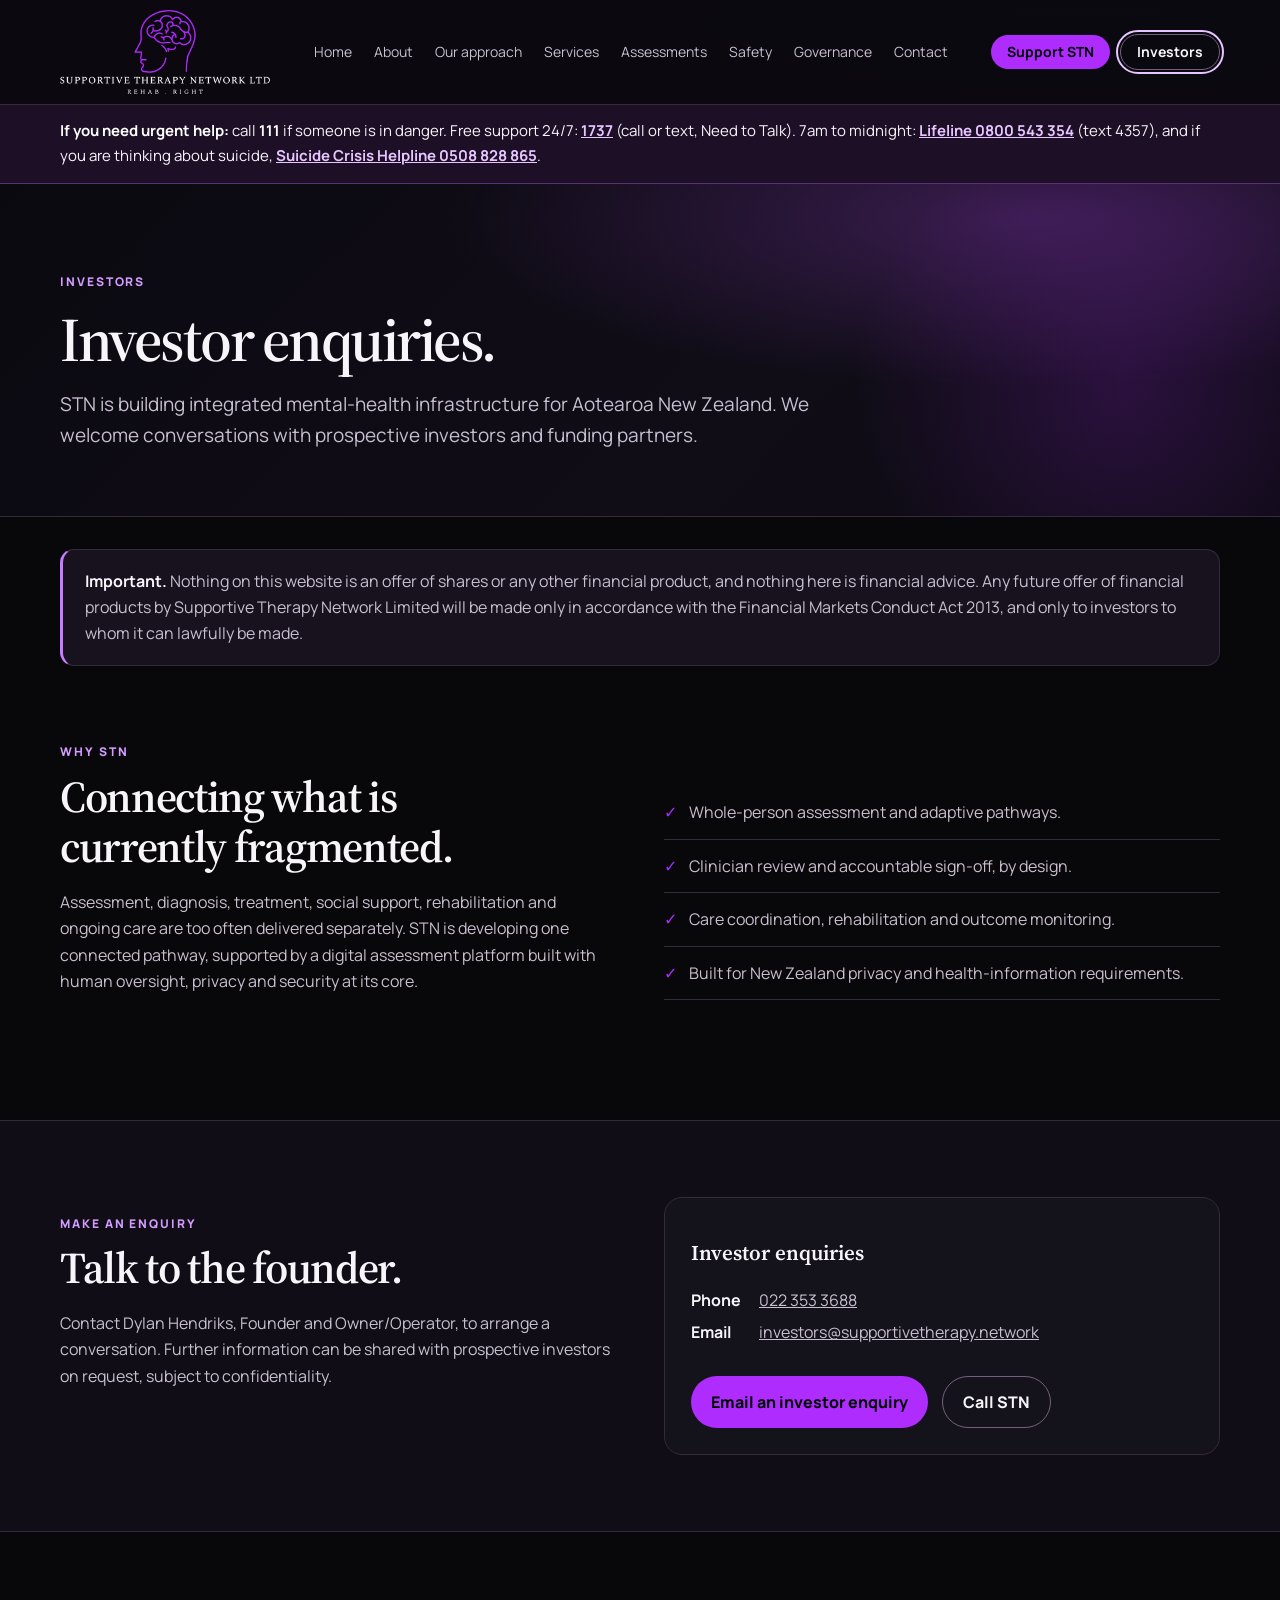
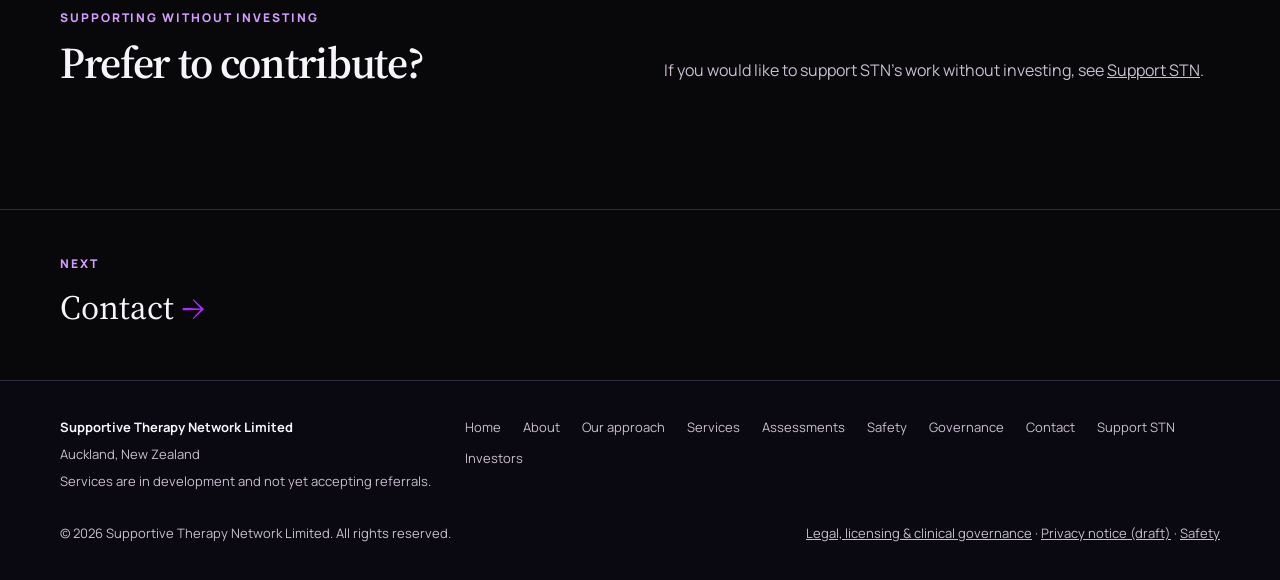
<file: investors.html>
<!doctype html>
<html lang="en-NZ">
<head>
<meta charset="utf-8">
<meta name="viewport" content="width=device-width, initial-scale=1">
<link rel="icon" href="assets/brand/stn-logo-original.png" type="image/png">
<meta name="theme-color" content="#08070A">
<meta name="description" content="Investor enquiries for Supportive Therapy Network Limited. Nothing on this website is an offer of financial products.">
<title>Investors | Supportive Therapy Network Limited</title>
<link rel="canonical" href="https://supportivetherapy.network/investors.html">
<meta property="og:type" content="website">
<meta property="og:site_name" content="Supportive Therapy Network Limited">
<meta property="og:title" content="Investors | Supportive Therapy Network Limited">
<meta property="og:description" content="Investor enquiries for Supportive Therapy Network Limited. Nothing on this website is an offer of financial products.">
<meta property="og:url" content="https://supportivetherapy.network/investors.html">
<meta property="og:image" content="https://supportivetherapy.network/assets/brand/stn-logo-original.png">
<meta property="og:locale" content="en_NZ">
<link rel="preconnect" href="https://fonts.googleapis.com">
<link rel="preconnect" href="https://fonts.gstatic.com" crossorigin>
<link href="https://fonts.googleapis.com/css2?family=Manrope:wght@400;500;600;700;800&family=Source+Serif+4:wght@400;500;600;700&display=swap" rel="stylesheet">
<link rel="stylesheet" href="assets/css/site.css">
</head>
<body>
<a class="skip" href="#main">Skip to content</a>
<header class="topbar"><div class="wrap nav">
<a class="brand" href="index.html" aria-label="Supportive Therapy Network Limited — home"><img class="brand-logo" src="assets/brand/stn-logo-original.png" alt="Supportive Therapy Network Limited — Rehab. Right." width="210" height="84"></a>
<nav class="navlinks" aria-label="Main navigation"><a href="index.html">Home</a><a href="about.html">About</a><a href="approach.html">Our approach</a><a href="services.html">Services</a><a href="assessments.html">Assessments</a><a href="safety.html">Safety</a><a href="legal.html">Governance</a><a href="contact.html">Contact</a></nav>
<div class="navcta-group"><a class="cta-pill cta-support" href="support.html">Support STN</a><a class="cta-pill cta-invest" href="investors.html" aria-current="page">Investors</a></div>
</div></header>
<div class="crisis" role="region" aria-label="Urgent support"><div class="wrap"><strong>If you need urgent help:</strong> call <strong>111</strong> if someone is in danger. Free support 24/7: <a href="tel:1737">1737</a> (call or text, Need to Talk). 7am to midnight: <a href="tel:0800543354">Lifeline 0800 543 354</a> (text 4357), and if you are thinking about suicide, <a href="tel:0508828865">Suicide Crisis Helpline 0508 828 865</a>.</div></div>
<main id="main">
<section class="pagehero"><div class="wrap"><div class="eyebrow">Investors</div><h1>Investor enquiries.</h1><p class="lead">STN is building integrated mental-health infrastructure for Aotearoa New Zealand. We welcome conversations with prospective investors and funding partners.</p></div></section>
<div class="statuswrap"><div class="wrap"><div class="status" role="note"><strong style="color:var(--ink)">Important.</strong> Nothing on this website is an offer of shares or any other financial product, and nothing here is financial advice. Any future offer of financial products by Supportive Therapy Network Limited will be made only in accordance with the Financial Markets Conduct Act 2013, and only to investors to whom it can lawfully be made.</div></div></div>
<section><div class="wrap two">
<div class="sectionhead"><div class="eyebrow">Why STN</div><h2>Connecting what is currently fragmented.</h2><p>Assessment, diagnosis, treatment, social support, rehabilitation and ongoing care are too often delivered separately. STN is developing one connected pathway, supported by a digital assessment platform built with human oversight, privacy and security at its core.</p></div>
<ul class="featurelist"><li>Whole-person assessment and adaptive pathways.</li><li>Clinician review and accountable sign-off, by design.</li><li>Care coordination, rehabilitation and outcome monitoring.</li><li>Built for New Zealand privacy and health-information requirements.</li></ul>
</div></section>
<section class="band" id="enquire"><div class="wrap two">
<div class="sectionhead"><div class="eyebrow">Make an enquiry</div><h2>Talk to the founder.</h2><p>Contact Dylan Hendriks, Founder and Owner/Operator, to arrange a conversation. Further information can be shared with prospective investors on request, subject to confidentiality.</p></div>
<div class="card"><h3>Investor enquiries</h3><dl class="contactlist"><dt>Phone</dt><dd><a href="tel:+64223533688">022 353 3688</a></dd><dt>Email</dt><dd><a href="mailto:investors@supportivetherapy.network">investors@supportivetherapy.network</a></dd></dl><div class="actions"><a class="button" href="mailto:investors@supportivetherapy.network?subject=Investor%20enquiry">Email an investor enquiry</a><a class="button secondary" href="tel:+64223533688">Call STN</a></div></div>
</div></section>
<section><div class="wrap two">
<div class="sectionhead"><div class="eyebrow">Supporting without investing</div><h2>Prefer to contribute?</h2></div>
<div class="prose"><p>If you would like to support STN’s work without investing, see <a href="support.html">Support STN</a>.</p></div>
</div></section>
<div class="nextlink"><div class="wrap"><div class="eyebrow">Next</div><a href="contact.html">Contact<span aria-hidden="true">→</span></a></div></div>
</main>
<footer class="footer"><div class="wrap">
<div class="footergrid"><div><p><strong style="color:var(--ink)">Supportive Therapy Network Limited</strong></p><p>Auckland, New Zealand</p><p>Services are in development and not yet accepting referrals.</p></div><nav class="footnav" aria-label="Footer navigation"><a href="index.html">Home</a><a href="about.html">About</a><a href="approach.html">Our approach</a><a href="services.html">Services</a><a href="assessments.html">Assessments</a><a href="safety.html">Safety</a><a href="legal.html">Governance</a><a href="contact.html">Contact</a><a href="support.html">Support STN</a><a href="investors.html">Investors</a></nav></div>
<div class="footerrow"><span>© <span class="year">2026</span> Supportive Therapy Network Limited. All rights reserved.</span><span><a href="legal.html">Legal, licensing &amp; clinical governance</a> · <a href="legal.html#privacy">Privacy notice (draft)</a> · <a href="safety.html">Safety</a></span></div>
</div></footer>
<script src="assets/js/site.js" defer></script>
</body></html>
</file>
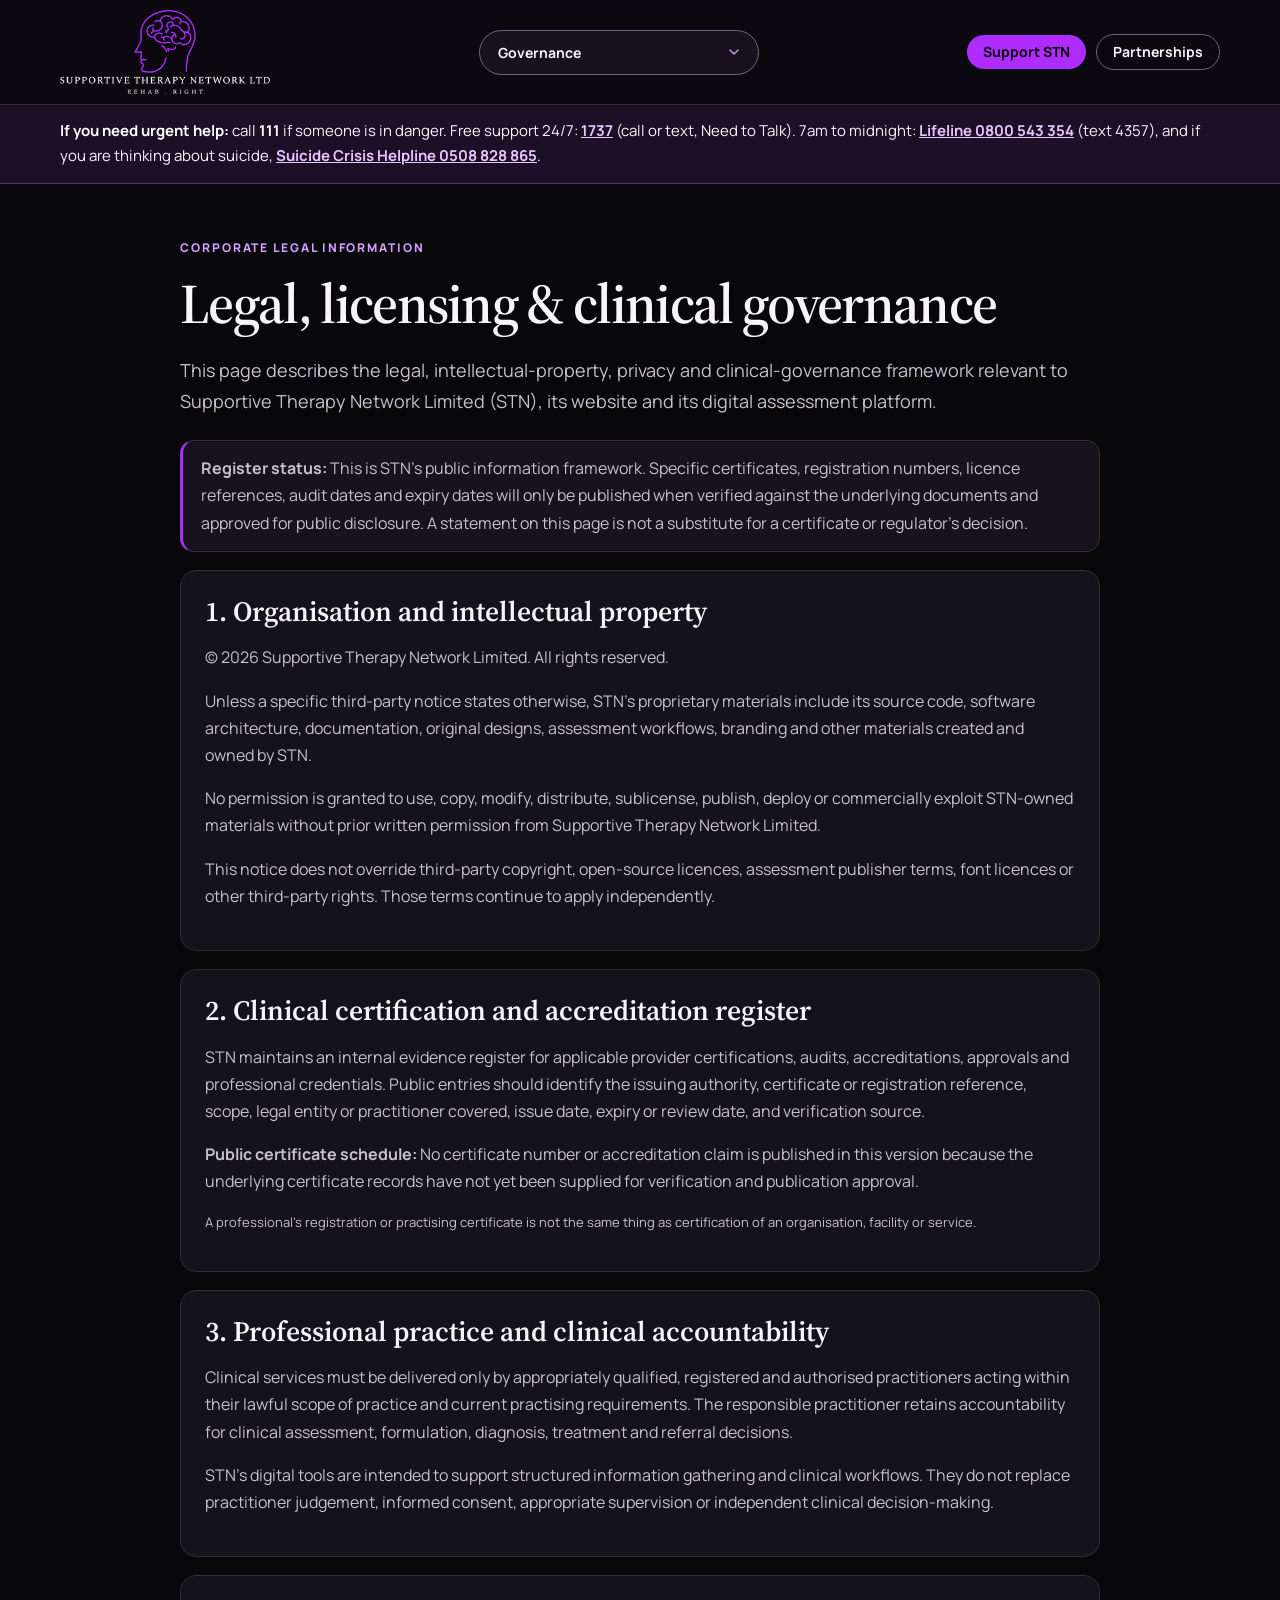
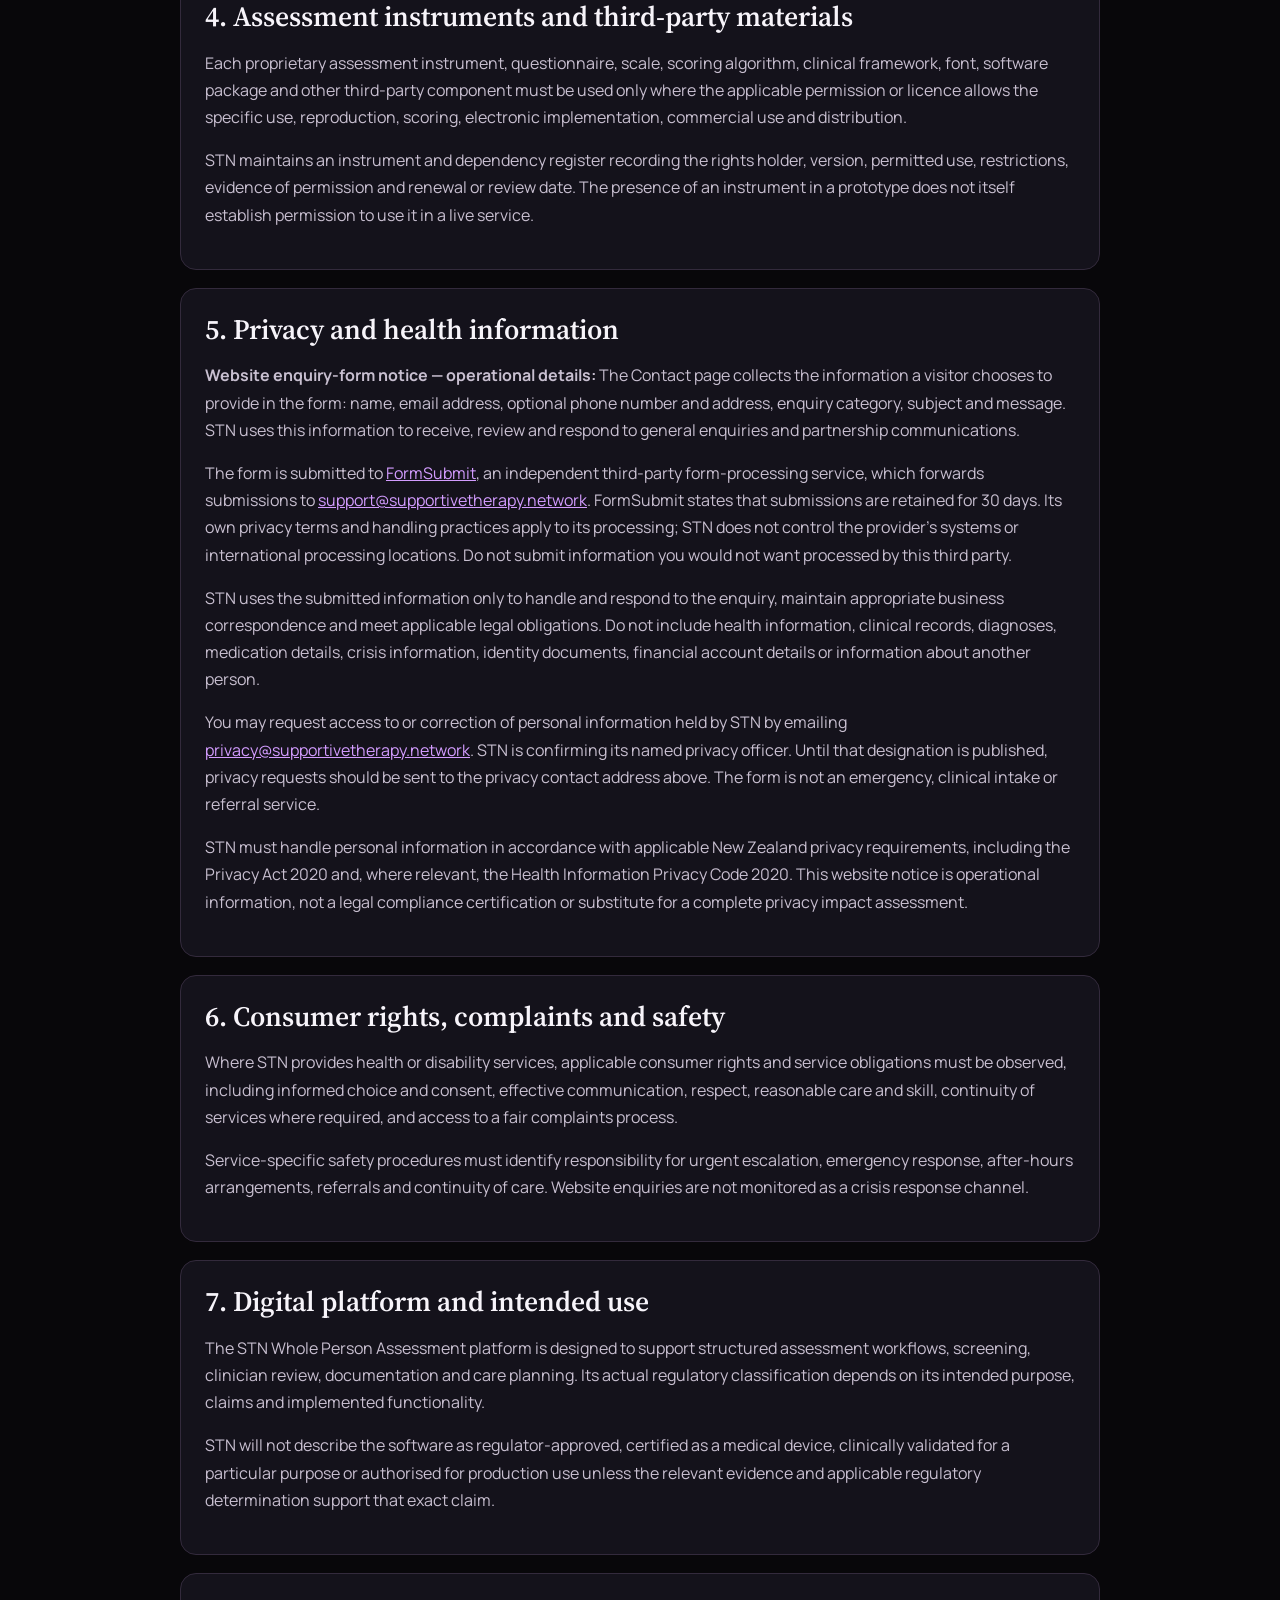
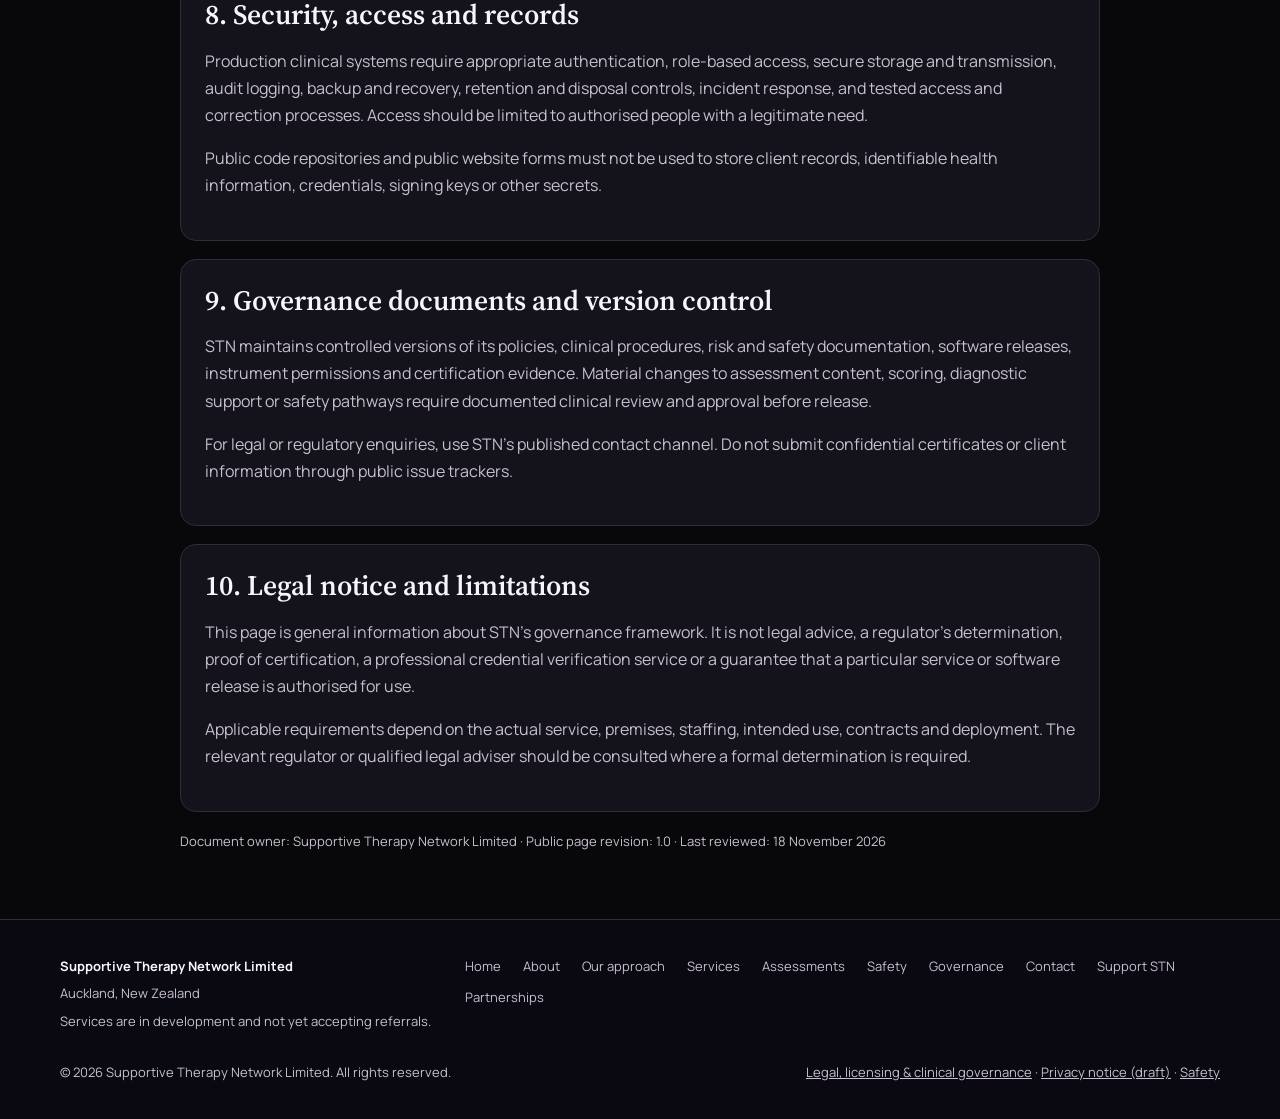
<file: legal.html>
<!doctype html>
<html lang="en-NZ">
<head>
<meta charset="utf-8">
<meta name="viewport" content="width=device-width, initial-scale=1">
<meta name="theme-color" content="#08070A">
<meta name="description" content="Legal information, intellectual property, licensing, privacy and clinical governance information for Supportive Therapy Network Limited.">
<link rel="canonical" href="https://supportivetherapy.network/legal.html">
<meta property="og:type" content="website">
<meta property="og:site_name" content="Supportive Therapy Network Limited">
<meta property="og:url" content="https://supportivetherapy.network/legal.html">
<meta property="og:title" content="Governance: legal, licensing &amp; clinical governance | Supportive Therapy Network Limited">
<meta property="og:description" content="Legal information, intellectual property, licensing, privacy and clinical governance information for Supportive Therapy Network Limited.">
<title>Governance: legal, licensing &amp; clinical governance | Supportive Therapy Network Limited</title>
<link rel="icon" href="assets/brand/stn-logo-original.png" type="image/png">
<link rel="preconnect" href="https://fonts.googleapis.com">
<link rel="preconnect" href="https://fonts.gstatic.com" crossorigin>
<link href="https://fonts.googleapis.com/css2?family=Manrope:wght@400;500;600;700;800&family=Source+Serif+4:wght@400;500;600;700&display=swap" rel="stylesheet">
<link rel="stylesheet" href="assets/css/site.css">
<style>
.legal{width:min(920px,calc(100% - 36px));margin:auto;padding:54px 0;line-height:1.7}
.legal a{color:#d39cff}
.legal h1,.legal h2,.legal h3{font-family:var(--font-display);line-height:1.2;font-weight:600}
.legal h1{font-size:clamp(36px,6vw,56px);margin:12px 0;letter-spacing:-.03em}
.legal h2{font-size:28px;margin:0 0 12px}
.legal h3{font-size:21px;margin:0 0 8px}
.legal section{padding:0}
.legal .intro{color:var(--muted);font-size:18px}
.legal .panel{background:var(--panel);border:1px solid var(--line);border-radius:16px;padding:24px;margin:18px 0}
.legal .panel p,.legal .panel li{color:var(--muted)}
.legal .status{border-left:3px solid var(--purple);padding:14px 18px;background:#17121e;color:var(--muted)}
.legal .small{font-size:13px;color:var(--muted)}
.legal ul{padding-left:22px}.legal li{margin:7px 0}
</style>
</head>
<body>
<a class="skip" href="#main">Skip to content</a>
<header class="topbar"><div class="wrap nav">
<a class="brand" href="index.html" aria-label="Supportive Therapy Network Limited — home"><img class="brand-logo" src="assets/brand/stn-logo-original.png" alt="Supportive Therapy Network Limited — Rehab. Right." width="210" height="84"></a>
<div class="page-nav"><label class="sr-only" for="page-navigation">Explore STN pages</label><select id="page-navigation" class="page-navigation" aria-label="Explore STN pages"><option value="" disabled>Explore STN pages</option><option value="index.html">Home</option><option value="about.html">About Us</option><option value="approach.html">Our Approach</option><option value="services.html">Services</option><option value="assessments.html">Assessments</option><option value="safety.html">Safety</option><option value="legal.html" selected>Governance</option><option value="contact.html">Contact</option><option value="support.html">Support STN</option><option value="partnerships.html">Partnerships</option></select></div>
<div class="navcta-group"><a class="cta-pill cta-support" href="support.html">Support STN</a><a class="cta-pill cta-invest" href="partnerships.html">Partnerships</a></div>
</div></header>
<div class="crisis" role="region" aria-label="Urgent support"><div class="wrap"><strong>If you need urgent help:</strong> call <strong>111</strong> if someone is in danger. Free support 24/7: <a href="tel:1737">1737</a> (call or text, Need to Talk). 7am to midnight: <a href="tel:0800543354">Lifeline 0800 543 354</a> (text 4357), and if you are thinking about suicide, <a href="tel:0508828865">Suicide Crisis Helpline 0508 828 865</a>.</div></div>
<main id="main" class="legal">
<div class="eyebrow">Corporate legal information</div>
<h1>Legal, licensing &amp; clinical governance</h1>
<p class="intro">This page describes the legal, intellectual-property, privacy and clinical-governance framework relevant to Supportive Therapy Network Limited (STN), its website and its digital assessment platform.</p>
<div class="status"><strong>Register status:</strong> This is STN's public information framework. Specific certificates, registration numbers, licence references, audit dates and expiry dates will only be published when verified against the underlying documents and approved for public disclosure. A statement on this page is not a substitute for a certificate or regulator's decision.</div>

<section class="panel">
<h2>1. Organisation and intellectual property</h2>
<p>© 2026 Supportive Therapy Network Limited. All rights reserved.</p>
<p>Unless a specific third-party notice states otherwise, STN's proprietary materials include its source code, software architecture, documentation, original designs, assessment workflows, branding and other materials created and owned by STN.</p>
<p>No permission is granted to use, copy, modify, distribute, sublicense, publish, deploy or commercially exploit STN-owned materials without prior written permission from Supportive Therapy Network Limited.</p>
<p>This notice does not override third-party copyright, open-source licences, assessment publisher terms, font licences or other third-party rights. Those terms continue to apply independently.</p>
</section>

<section class="panel">
<h2>2. Clinical certification and accreditation register</h2>
<p>STN maintains an internal evidence register for applicable provider certifications, audits, accreditations, approvals and professional credentials. Public entries should identify the issuing authority, certificate or registration reference, scope, legal entity or practitioner covered, issue date, expiry or review date, and verification source.</p>
<p><strong>Public certificate schedule:</strong> No certificate number or accreditation claim is published in this version because the underlying certificate records have not yet been supplied for verification and publication approval.</p>
<p class="small">A professional's registration or practising certificate is not the same thing as certification of an organisation, facility or service.</p>
</section>

<section class="panel">
<h2>3. Professional practice and clinical accountability</h2>
<p>Clinical services must be delivered only by appropriately qualified, registered and authorised practitioners acting within their lawful scope of practice and current practising requirements. The responsible practitioner retains accountability for clinical assessment, formulation, diagnosis, treatment and referral decisions.</p>
<p>STN's digital tools are intended to support structured information gathering and clinical workflows. They do not replace practitioner judgement, informed consent, appropriate supervision or independent clinical decision-making.</p>
</section>

<section class="panel">
<h2>4. Assessment instruments and third-party materials</h2>
<p>Each proprietary assessment instrument, questionnaire, scale, scoring algorithm, clinical framework, font, software package and other third-party component must be used only where the applicable permission or licence allows the specific use, reproduction, scoring, electronic implementation, commercial use and distribution.</p>
<p>STN maintains an instrument and dependency register recording the rights holder, version, permitted use, restrictions, evidence of permission and renewal or review date. The presence of an instrument in a prototype does not itself establish permission to use it in a live service.</p>
</section>

<section class="panel" id="privacy">
<h2>5. Privacy and health information</h2>
<p><strong>Website enquiry-form notice — operational details:</strong> The Contact page collects the information a visitor chooses to provide in the form: name, email address, optional phone number and address, enquiry category, subject and message. STN uses this information to receive, review and respond to general enquiries and partnership communications.</p>
<p>The form is submitted to <a href="https://formsubmit.co/">FormSubmit</a>, an independent third-party form-processing service, which forwards submissions to <a href="mailto:support@supportivetherapy.network">support@supportivetherapy.network</a>. FormSubmit states that submissions are retained for 30 days. Its own privacy terms and handling practices apply to its processing; STN does not control the provider's systems or international processing locations. Do not submit information you would not want processed by this third party.</p>
<p>STN uses the submitted information only to handle and respond to the enquiry, maintain appropriate business correspondence and meet applicable legal obligations. Do not include health information, clinical records, diagnoses, medication details, crisis information, identity documents, financial account details or information about another person.</p>
<p>You may request access to or correction of personal information held by STN by emailing <a href="mailto:privacy@supportivetherapy.network">privacy@supportivetherapy.network</a>. STN is confirming its named privacy officer. Until that designation is published, privacy requests should be sent to the privacy contact address above. The form is not an emergency, clinical intake or referral service.</p>
<p>STN must handle personal information in accordance with applicable New Zealand privacy requirements, including the Privacy Act 2020 and, where relevant, the Health Information Privacy Code 2020. This website notice is operational information, not a legal compliance certification or substitute for a complete privacy impact assessment.</p>
</section>

<section class="panel">
<h2>6. Consumer rights, complaints and safety</h2>
<p>Where STN provides health or disability services, applicable consumer rights and service obligations must be observed, including informed choice and consent, effective communication, respect, reasonable care and skill, continuity of services where required, and access to a fair complaints process.</p>
<p>Service-specific safety procedures must identify responsibility for urgent escalation, emergency response, after-hours arrangements, referrals and continuity of care. Website enquiries are not monitored as a crisis response channel.</p>
</section>

<section class="panel">
<h2>7. Digital platform and intended use</h2>
<p>The STN Whole Person Assessment platform is designed to support structured assessment workflows, screening, clinician review, documentation and care planning. Its actual regulatory classification depends on its intended purpose, claims and implemented functionality.</p>
<p>STN will not describe the software as regulator-approved, certified as a medical device, clinically validated for a particular purpose or authorised for production use unless the relevant evidence and applicable regulatory determination support that exact claim.</p>
</section>

<section class="panel">
<h2>8. Security, access and records</h2>
<p>Production clinical systems require appropriate authentication, role-based access, secure storage and transmission, audit logging, backup and recovery, retention and disposal controls, incident response, and tested access and correction processes. Access should be limited to authorised people with a legitimate need.</p>
<p>Public code repositories and public website forms must not be used to store client records, identifiable health information, credentials, signing keys or other secrets.</p>
</section>

<section class="panel">
<h2>9. Governance documents and version control</h2>
<p>STN maintains controlled versions of its policies, clinical procedures, risk and safety documentation, software releases, instrument permissions and certification evidence. Material changes to assessment content, scoring, diagnostic support or safety pathways require documented clinical review and approval before release.</p>
<p>For legal or regulatory enquiries, use STN's published contact channel. Do not submit confidential certificates or client information through public issue trackers.</p>
</section>

<section class="panel">
<h2>10. Legal notice and limitations</h2>
<p>This page is general information about STN's governance framework. It is not legal advice, a regulator's determination, proof of certification, a professional credential verification service or a guarantee that a particular service or software release is authorised for use.</p>
<p>Applicable requirements depend on the actual service, premises, staffing, intended use, contracts and deployment. The relevant regulator or qualified legal adviser should be consulted where a formal determination is required.</p>
</section>
<p class="small">Document owner: Supportive Therapy Network Limited · Public page revision: 1.0 · Last reviewed: 18 November 2026</p>
</main>
<footer class="footer"><div class="wrap">
<div class="footergrid"><div><p><strong style="color:var(--ink)">Supportive Therapy Network Limited</strong></p><p>Auckland, New Zealand</p><p>Services are in development and not yet accepting referrals.</p></div><nav class="footnav" aria-label="Footer navigation"><a href="index.html">Home</a><a href="about.html">About</a><a href="approach.html">Our approach</a><a href="services.html">Services</a><a href="assessments.html">Assessments</a><a href="safety.html">Safety</a><a href="legal.html">Governance</a><a href="contact.html">Contact</a><a href="support.html">Support STN</a><a href="partnerships.html">Partnerships</a></nav></div>
<div class="footerrow"><span>© <span class="year">2026</span> Supportive Therapy Network Limited. All rights reserved.</span><span><a href="legal.html">Legal, licensing &amp; clinical governance</a> · <a href="legal.html#privacy">Privacy notice (draft)</a> · <a href="safety.html">Safety</a></span></div>
</div></footer>
<script src="assets/js/site.js" defer></script>
</body></html>
</file>
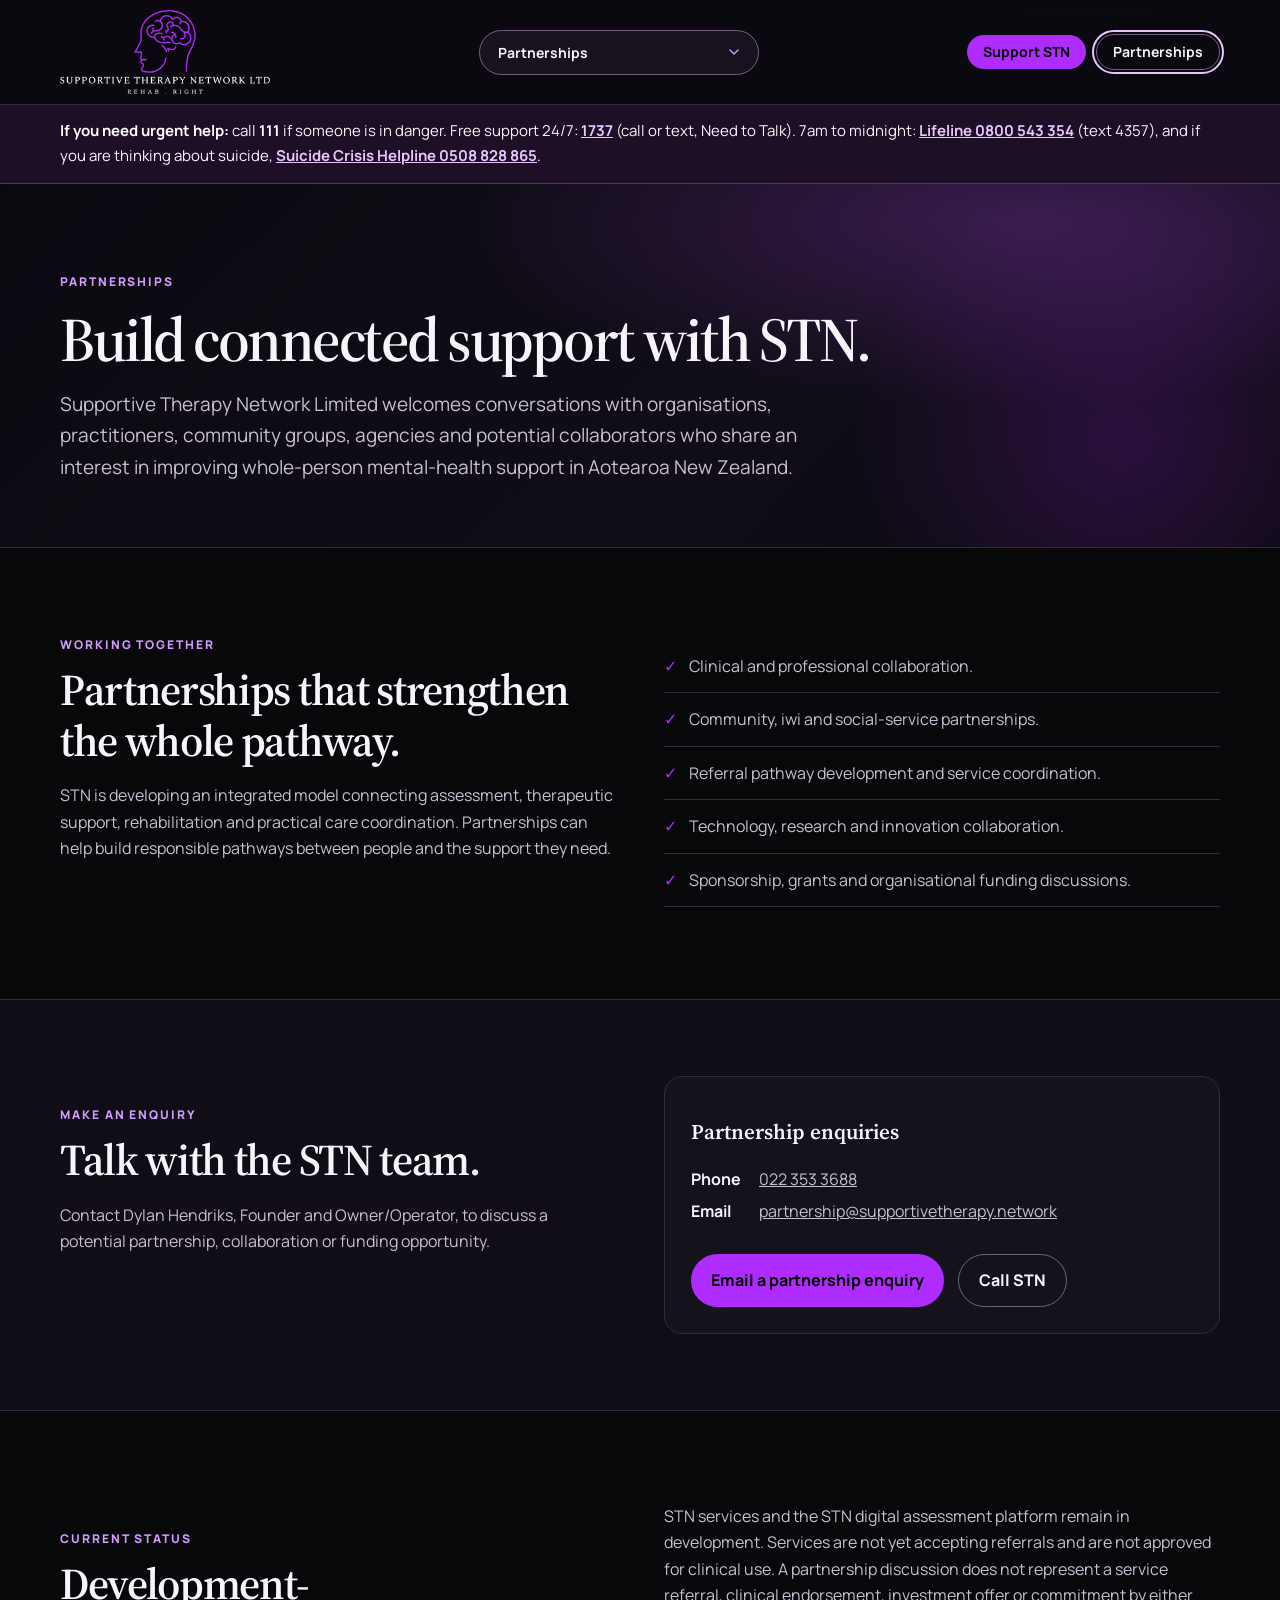
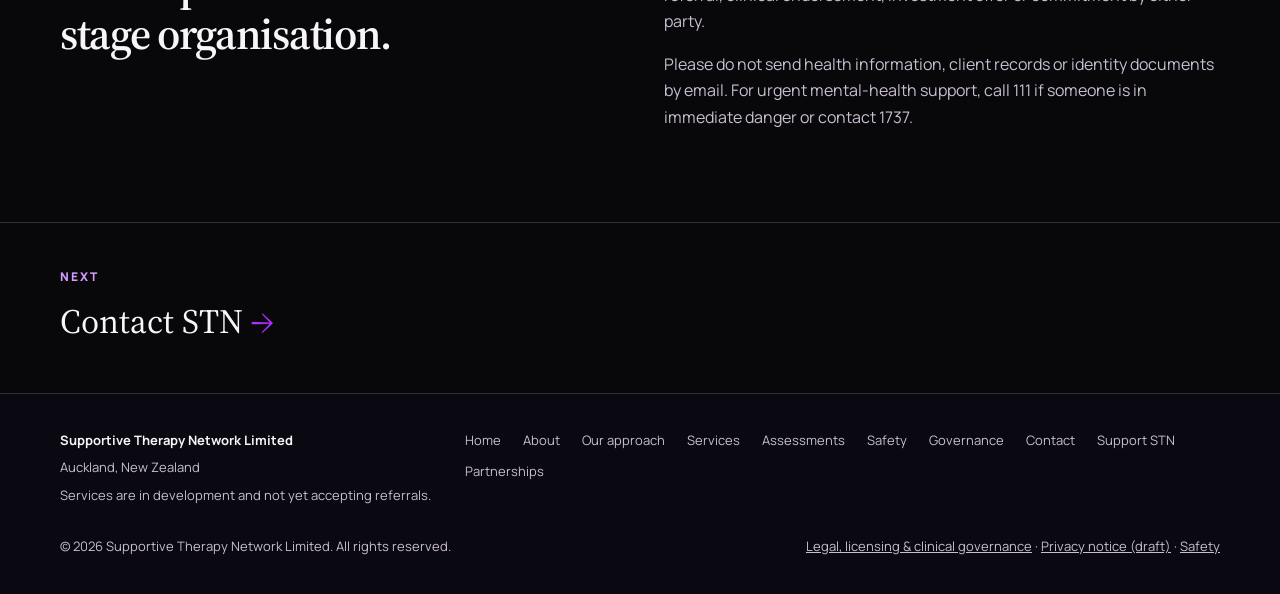
<file: partnerships.html>
<!doctype html>
<html lang="en-NZ">
<head>
<meta charset="utf-8">
<meta name="viewport" content="width=device-width, initial-scale=1">
<link rel="icon" href="assets/brand/stn-logo-original.png" type="image/png">
<meta name="theme-color" content="#08070A">
<meta name="description" content="Partnerships and collaboration enquiries for Supportive Therapy Network Limited.">
<link rel="canonical" href="https://supportivetherapy.network/partnerships.html">
<meta property="og:type" content="website">
<meta property="og:site_name" content="Supportive Therapy Network Limited">
<meta property="og:url" content="https://supportivetherapy.network/partnerships.html">
<meta property="og:title" content="Partnerships | Supportive Therapy Network Limited">
<meta property="og:description" content="Partnerships and collaboration enquiries for Supportive Therapy Network Limited.">
<title>Partnerships | Supportive Therapy Network Limited</title>
<link rel="preconnect" href="https://fonts.googleapis.com">
<link rel="preconnect" href="https://fonts.gstatic.com" crossorigin>
<link href="https://fonts.googleapis.com/css2?family=Manrope:wght@400;500;600;700;800&family=Source+Serif+4:wght@400;500;600;700&display=swap" rel="stylesheet">
<link rel="stylesheet" href="assets/css/site.css">
</head>
<body>
<a class="skip" href="#main">Skip to content</a>
<header class="topbar"><div class="wrap nav">
<a class="brand" href="index.html" aria-label="Supportive Therapy Network Limited — home"><img class="brand-logo" src="assets/brand/stn-logo-original.png" alt="Supportive Therapy Network Limited — Rehab. Right." width="210" height="84"></a>
<div class="page-nav"><label class="sr-only" for="page-navigation">Explore STN pages</label><select id="page-navigation" class="page-navigation" aria-label="Explore STN pages"><option value="" disabled>Explore STN pages</option><option value="index.html">Home</option><option value="about.html">About Us</option><option value="approach.html">Our Approach</option><option value="services.html">Services</option><option value="assessments.html">Assessments</option><option value="safety.html">Safety</option><option value="legal.html">Governance</option><option value="contact.html">Contact</option><option value="support.html">Support STN</option><option value="partnerships.html" selected>Partnerships</option></select></div>
<div class="navcta-group"><a class="cta-pill cta-support" href="support.html">Support STN</a><a class="cta-pill cta-invest" href="partnerships.html" aria-current="page">Partnerships</a></div>
</div></header>
<div class="crisis" role="region" aria-label="Urgent support"><div class="wrap"><strong>If you need urgent help:</strong> call <strong>111</strong> if someone is in danger. Free support 24/7: <a href="tel:1737">1737</a> (call or text, Need to Talk). 7am to midnight: <a href="tel:0800543354">Lifeline 0800 543 354</a> (text 4357), and if you are thinking about suicide, <a href="tel:0508828865">Suicide Crisis Helpline 0508 828 865</a>.</div></div>
<main id="main">
<section class="pagehero"><div class="wrap"><div class="eyebrow">Partnerships</div><h1>Build connected support with STN.</h1><p class="lead">Supportive Therapy Network Limited welcomes conversations with organisations, practitioners, community groups, agencies and potential collaborators who share an interest in improving whole-person mental-health support in Aotearoa New Zealand.</p></div></section>
<section><div class="wrap two">
<div class="sectionhead"><div class="eyebrow">Working together</div><h2>Partnerships that strengthen the whole pathway.</h2><p>STN is developing an integrated model connecting assessment, therapeutic support, rehabilitation and practical care coordination. Partnerships can help build responsible pathways between people and the support they need.</p></div>
<ul class="featurelist"><li>Clinical and professional collaboration.</li><li>Community, iwi and social-service partnerships.</li><li>Referral pathway development and service coordination.</li><li>Technology, research and innovation collaboration.</li><li>Sponsorship, grants and organisational funding discussions.</li></ul>
</div></section>
<section class="band"><div class="wrap two">
<div class="sectionhead"><div class="eyebrow">Make an enquiry</div><h2>Talk with the STN team.</h2><p>Contact Dylan Hendriks, Founder and Owner/Operator, to discuss a potential partnership, collaboration or funding opportunity.</p></div>
<div class="card"><h3>Partnership enquiries</h3><dl class="contactlist"><dt>Phone</dt><dd><a href="tel:+64223533688">022 353 3688</a></dd><dt>Email</dt><dd><a href="mailto:partnership@supportivetherapy.network">partnership@supportivetherapy.network</a></dd></dl><div class="actions"><a class="button" href="mailto:partnership@supportivetherapy.network?subject=STN%20partnership%20enquiry">Email a partnership enquiry</a><a class="button secondary" href="tel:+64223533688">Call STN</a></div></div>
</div></section>
<section><div class="wrap two">
<div class="sectionhead"><div class="eyebrow">Current status</div><h2>Development-stage organisation.</h2></div>
<div class="prose"><p>STN services and the STN digital assessment platform remain in development. Services are not yet accepting referrals and are not approved for clinical use. A partnership discussion does not represent a service referral, clinical endorsement, investment offer or commitment by either party.</p><p>Please do not send health information, client records or identity documents by email. For urgent mental-health support, call 111 if someone is in immediate danger or contact 1737.</p></div>
</div></section>
<div class="nextlink"><div class="wrap"><div class="eyebrow">Next</div><a href="contact.html">Contact STN<span aria-hidden="true">→</span></a></div></div>
</main>
<footer class="footer"><div class="wrap">
<div class="footergrid"><div><p><strong style="color:var(--ink)">Supportive Therapy Network Limited</strong></p><p>Auckland, New Zealand</p><p>Services are in development and not yet accepting referrals.</p></div><nav class="footnav" aria-label="Footer navigation"><a href="index.html">Home</a><a href="about.html">About</a><a href="approach.html">Our approach</a><a href="services.html">Services</a><a href="assessments.html">Assessments</a><a href="safety.html">Safety</a><a href="legal.html">Governance</a><a href="contact.html">Contact</a><a href="support.html">Support STN</a><a href="partnerships.html">Partnerships</a></nav></div>
<div class="footerrow"><span>© <span class="year">2026</span> Supportive Therapy Network Limited. All rights reserved.</span><span><a href="legal.html">Legal, licensing &amp; clinical governance</a> · <a href="legal.html#privacy">Privacy notice (draft)</a> · <a href="safety.html">Safety</a></span></div>
</div></footer>
<script src="assets/js/site.js" defer></script>
</body></html>
</file>
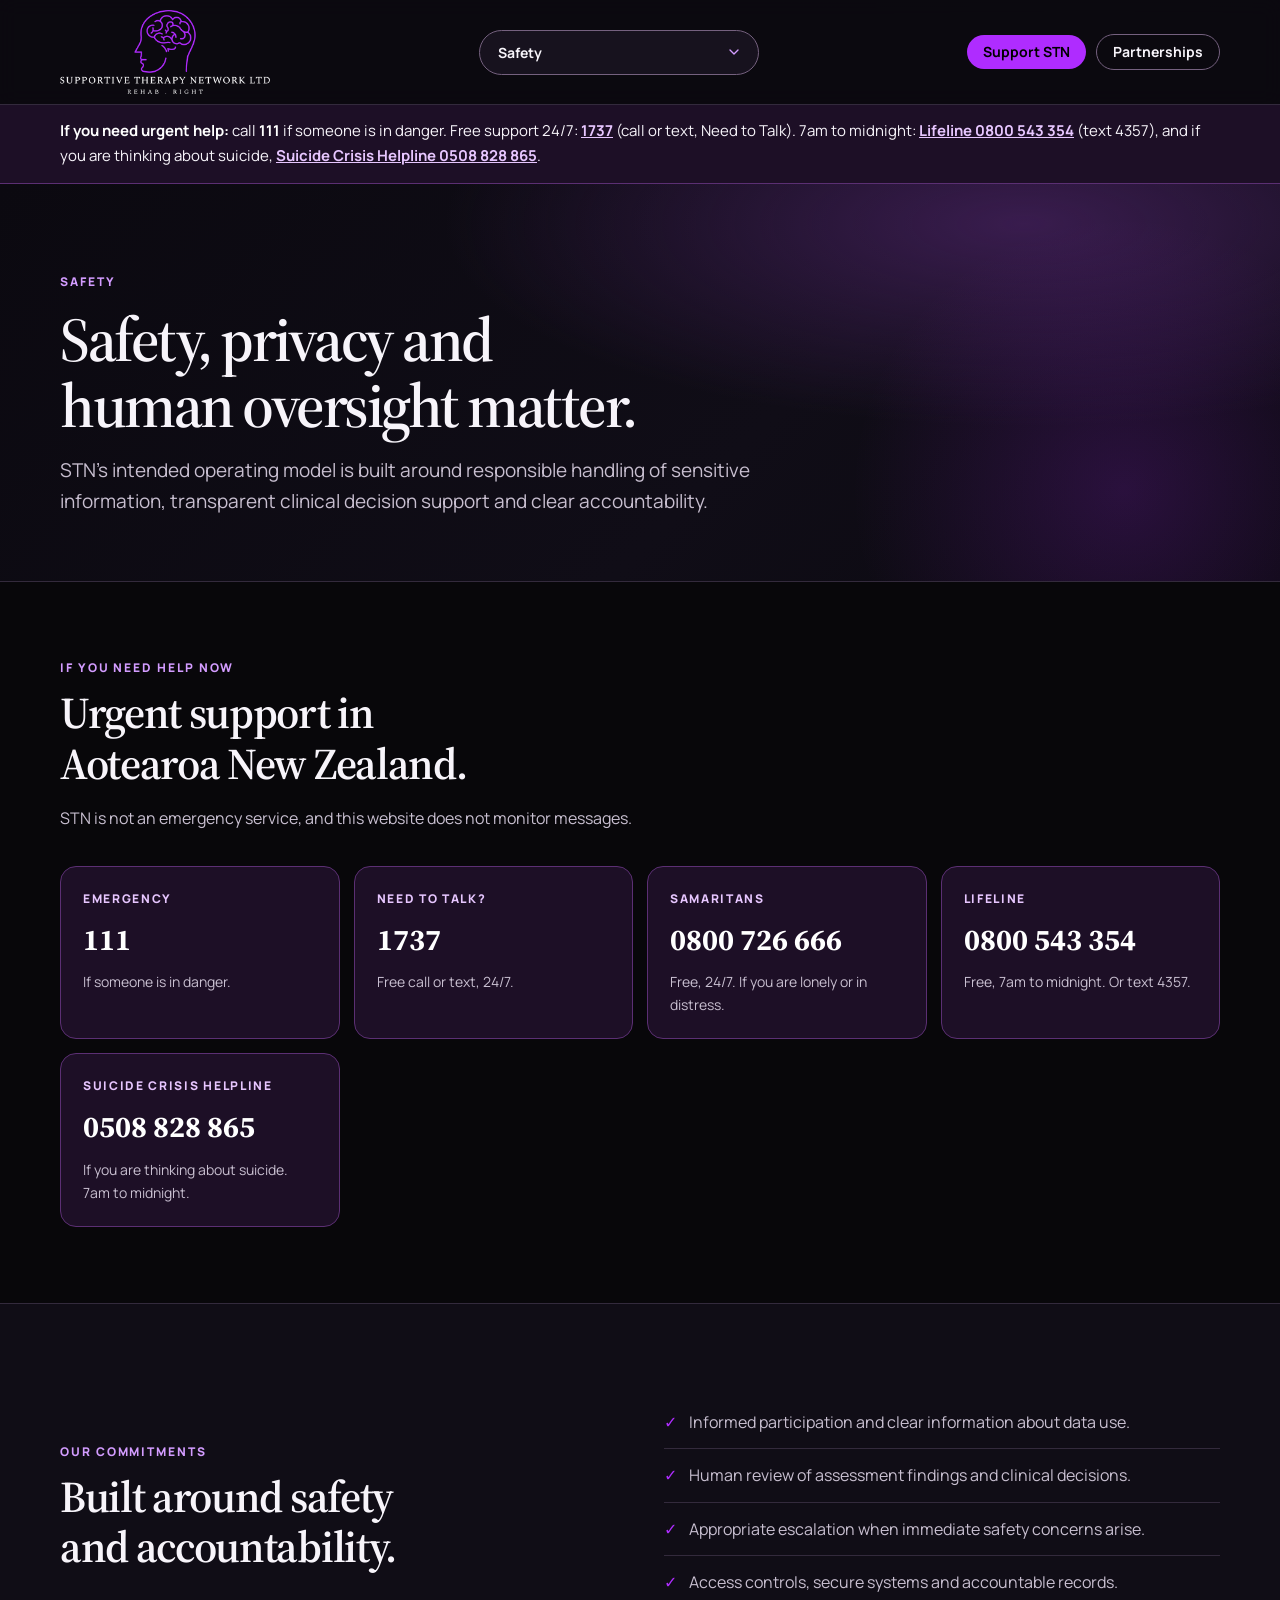
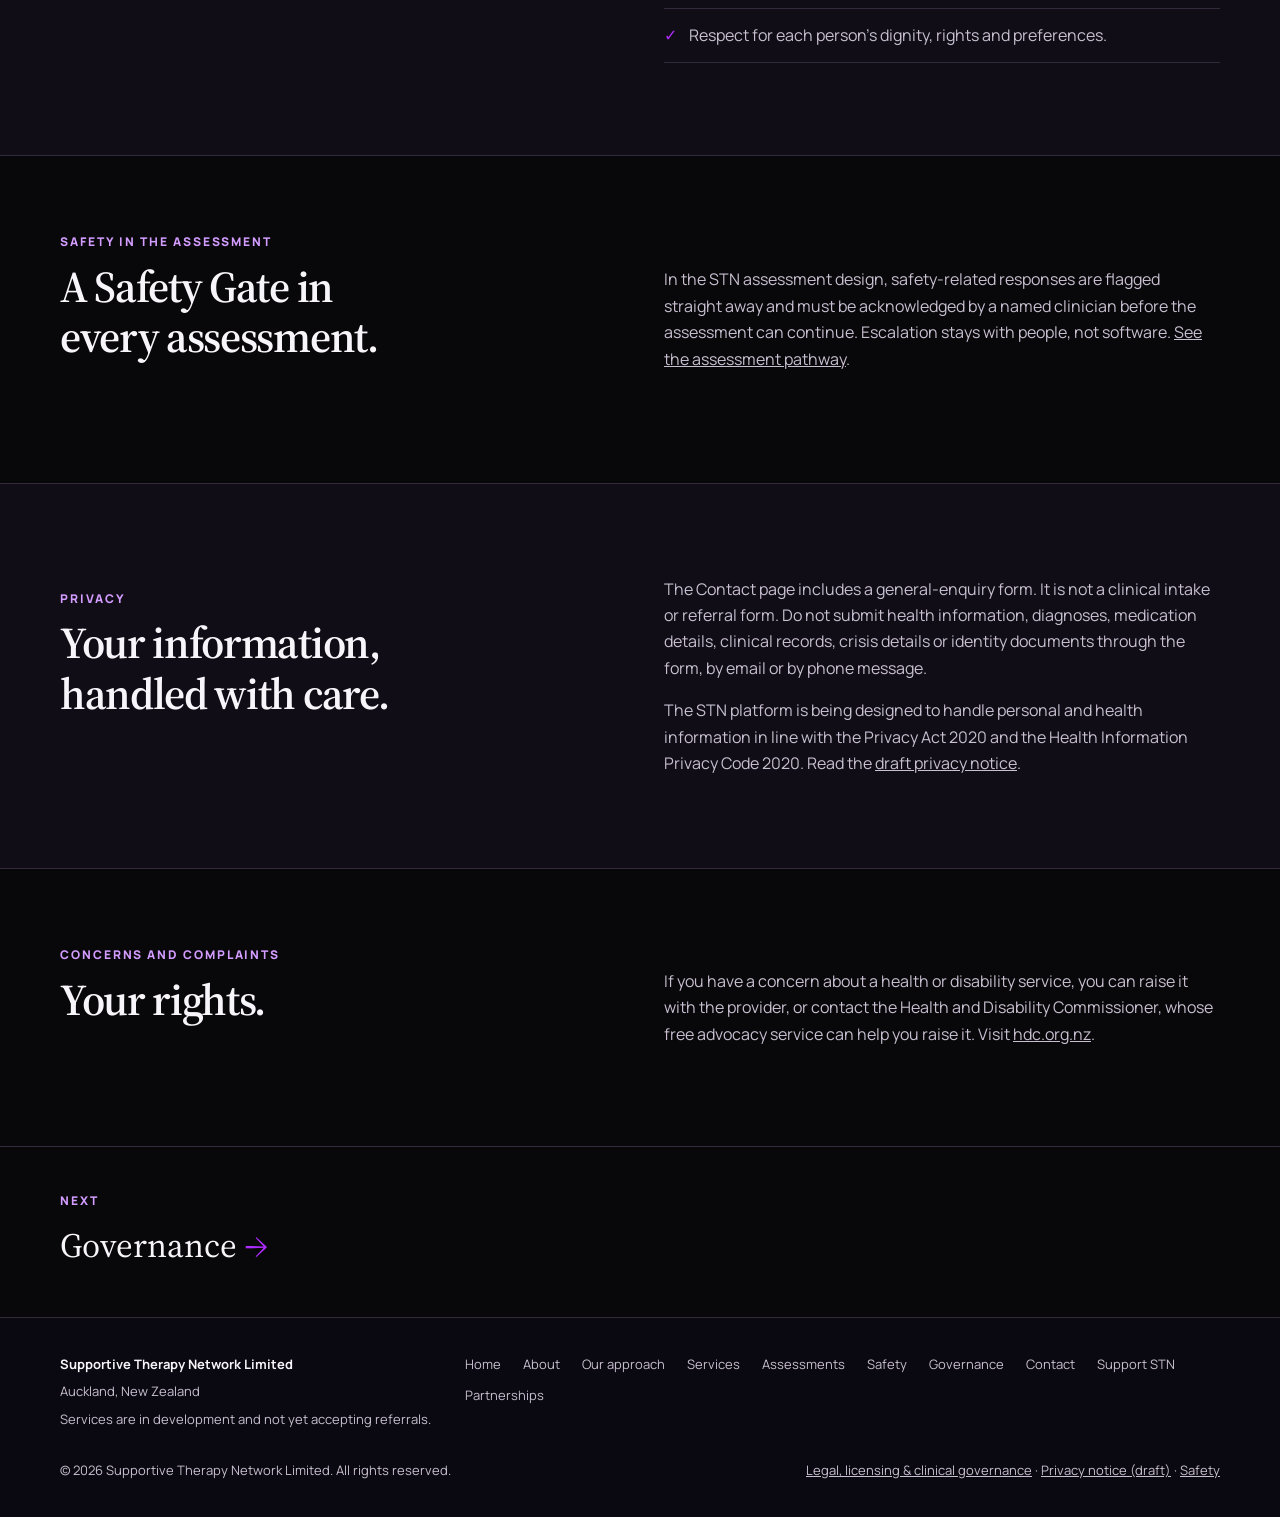
<file: safety.html>
<!doctype html>
<html lang="en-NZ">
<head>
<meta charset="utf-8">
<meta name="viewport" content="width=device-width, initial-scale=1">
<link rel="icon" href="assets/brand/stn-logo-original.png" type="image/png">
<meta name="theme-color" content="#08070A">
<meta name="description" content="Urgent support numbers in New Zealand, and STN's approach to safety, privacy and human oversight.">
<link rel="canonical" href="https://supportivetherapy.network/safety.html">
<meta property="og:type" content="website">
<meta property="og:site_name" content="Supportive Therapy Network Limited">
<meta property="og:url" content="https://supportivetherapy.network/safety.html">
<meta property="og:title" content="Safety | Supportive Therapy Network Limited">
<meta property="og:description" content="Urgent support numbers in New Zealand, and STN's approach to safety, privacy and human oversight.">
<title>Safety | Supportive Therapy Network Limited</title>
<link rel="preconnect" href="https://fonts.googleapis.com">
<link rel="preconnect" href="https://fonts.gstatic.com" crossorigin>
<link href="https://fonts.googleapis.com/css2?family=Manrope:wght@400;500;600;700;800&family=Source+Serif+4:wght@400;500;600;700&display=swap" rel="stylesheet">
<link rel="stylesheet" href="assets/css/site.css">
</head>
<body>
<a class="skip" href="#main">Skip to content</a>
<header class="topbar"><div class="wrap nav">
<a class="brand" href="index.html" aria-label="Supportive Therapy Network Limited — home"><img class="brand-logo" src="assets/brand/stn-logo-original.png" alt="Supportive Therapy Network Limited — Rehab. Right." width="210" height="84"></a>
<div class="page-nav"><label class="sr-only" for="page-navigation">Explore STN pages</label><select id="page-navigation" class="page-navigation" aria-label="Explore STN pages"><option value="" disabled>Explore STN pages</option><option value="index.html">Home</option><option value="about.html">About Us</option><option value="approach.html">Our Approach</option><option value="services.html">Services</option><option value="assessments.html">Assessments</option><option value="safety.html" selected>Safety</option><option value="legal.html">Governance</option><option value="contact.html">Contact</option><option value="support.html">Support STN</option><option value="partnerships.html">Partnerships</option></select></div>
<div class="navcta-group"><a class="cta-pill cta-support" href="support.html">Support STN</a><a class="cta-pill cta-invest" href="partnerships.html">Partnerships</a></div>
</div></header>
<div class="crisis" role="region" aria-label="Urgent support"><div class="wrap"><strong>If you need urgent help:</strong> call <strong>111</strong> if someone is in danger. Free support 24/7: <a href="tel:1737">1737</a> (call or text, Need to Talk). 7am to midnight: <a href="tel:0800543354">Lifeline 0800 543 354</a> (text 4357), and if you are thinking about suicide, <a href="tel:0508828865">Suicide Crisis Helpline 0508 828 865</a>.</div></div>
<main id="main">
<section class="pagehero"><div class="wrap"><div class="eyebrow">Safety</div><h1>Safety, privacy and human oversight matter.</h1><p class="lead">STN’s intended operating model is built around responsible handling of sensitive information, transparent clinical decision support and clear accountability.</p></div></section>
<section><div class="wrap">
<div class="sectionhead"><div class="eyebrow">If you need help now</div><h2>Urgent support in Aotearoa New Zealand.</h2><p>STN is not an emergency service, and this website does not monitor messages.</p></div>
<div class="crisisgrid">
<div class="crisiscard"><div class="label">Emergency</div><a class="big" href="tel:111">111</a><p>If someone is in danger.</p></div>
<div class="crisiscard"><div class="label">Need to Talk?</div><a class="big" href="tel:1737">1737</a><p>Free call or text, 24/7.</p></div>
<div class="crisiscard"><div class="label">Samaritans</div><a class="big" href="tel:0800726666">0800 726 666</a><p>Free, 24/7. If you are lonely or in distress.</p></div>
<div class="crisiscard"><div class="label">Lifeline</div><a class="big" href="tel:0800543354">0800 543 354</a><p>Free, 7am to midnight. Or text 4357.</p></div>
<div class="crisiscard"><div class="label">Suicide Crisis Helpline</div><a class="big" href="tel:0508828865">0508 828 865</a><p>If you are thinking about suicide. 7am to midnight.</p></div>
</div>
</div></section>
<section class="band"><div class="wrap two">
<div class="sectionhead"><div class="eyebrow">Our commitments</div><h2>Built around safety and accountability.</h2></div>
<ul class="featurelist"><li>Informed participation and clear information about data use.</li><li>Human review of assessment findings and clinical decisions.</li><li>Appropriate escalation when immediate safety concerns arise.</li><li>Access controls, secure systems and accountable records.</li><li>Respect for each person’s dignity, rights and preferences.</li></ul>
</div></section>
<section><div class="wrap two">
<div class="sectionhead"><div class="eyebrow">Safety in the assessment</div><h2>A Safety Gate in every assessment.</h2></div>
<div class="prose"><p>In the STN assessment design, safety-related responses are flagged straight away and must be acknowledged by a named clinician before the assessment can continue. Escalation stays with people, not software. <a href="assessments.html">See the assessment pathway</a>.</p></div>
</div></section>
<section class="band" id="privacy-summary"><div class="wrap two">
<div class="sectionhead"><div class="eyebrow">Privacy</div><h2>Your information, handled with care.</h2></div>
<div class="prose"><p>The Contact page includes a general-enquiry form. It is not a clinical intake or referral form. Do not submit health information, diagnoses, medication details, clinical records, crisis details or identity documents through the form, by email or by phone message.</p>
<p>The STN platform is being designed to handle personal and health information in line with the Privacy Act 2020 and the Health Information Privacy Code 2020. Read the <a href="legal.html#privacy">draft privacy notice</a>.</p></div>
</div></section>
<section><div class="wrap two">
<div class="sectionhead"><div class="eyebrow">Concerns and complaints</div><h2>Your rights.</h2></div>
<div class="prose"><p>If you have a concern about a health or disability service, you can raise it with the provider, or contact the Health and Disability Commissioner, whose free advocacy service can help you raise it. Visit <a href="https://www.hdc.org.nz/" rel="noopener">hdc.org.nz</a>.</p></div>
</div></section>
<div class="nextlink"><div class="wrap"><div class="eyebrow">Next</div><a href="legal.html">Governance<span aria-hidden="true">→</span></a></div></div>
</main>
<footer class="footer"><div class="wrap">
<div class="footergrid"><div><p><strong style="color:var(--ink)">Supportive Therapy Network Limited</strong></p><p>Auckland, New Zealand</p><p>Services are in development and not yet accepting referrals.</p></div><nav class="footnav" aria-label="Footer navigation"><a href="index.html">Home</a><a href="about.html">About</a><a href="approach.html">Our approach</a><a href="services.html">Services</a><a href="assessments.html">Assessments</a><a href="safety.html">Safety</a><a href="legal.html">Governance</a><a href="contact.html">Contact</a><a href="support.html">Support STN</a><a href="partnerships.html">Partnerships</a></nav></div>
<div class="footerrow"><span>© <span class="year">2026</span> Supportive Therapy Network Limited. All rights reserved.</span><span><a href="legal.html">Legal, licensing &amp; clinical governance</a> · <a href="legal.html#privacy">Privacy notice (draft)</a> · <a href="safety.html">Safety</a></span></div>
</div></footer>
<script src="assets/js/site.js" defer></script>
</body></html>
</file>
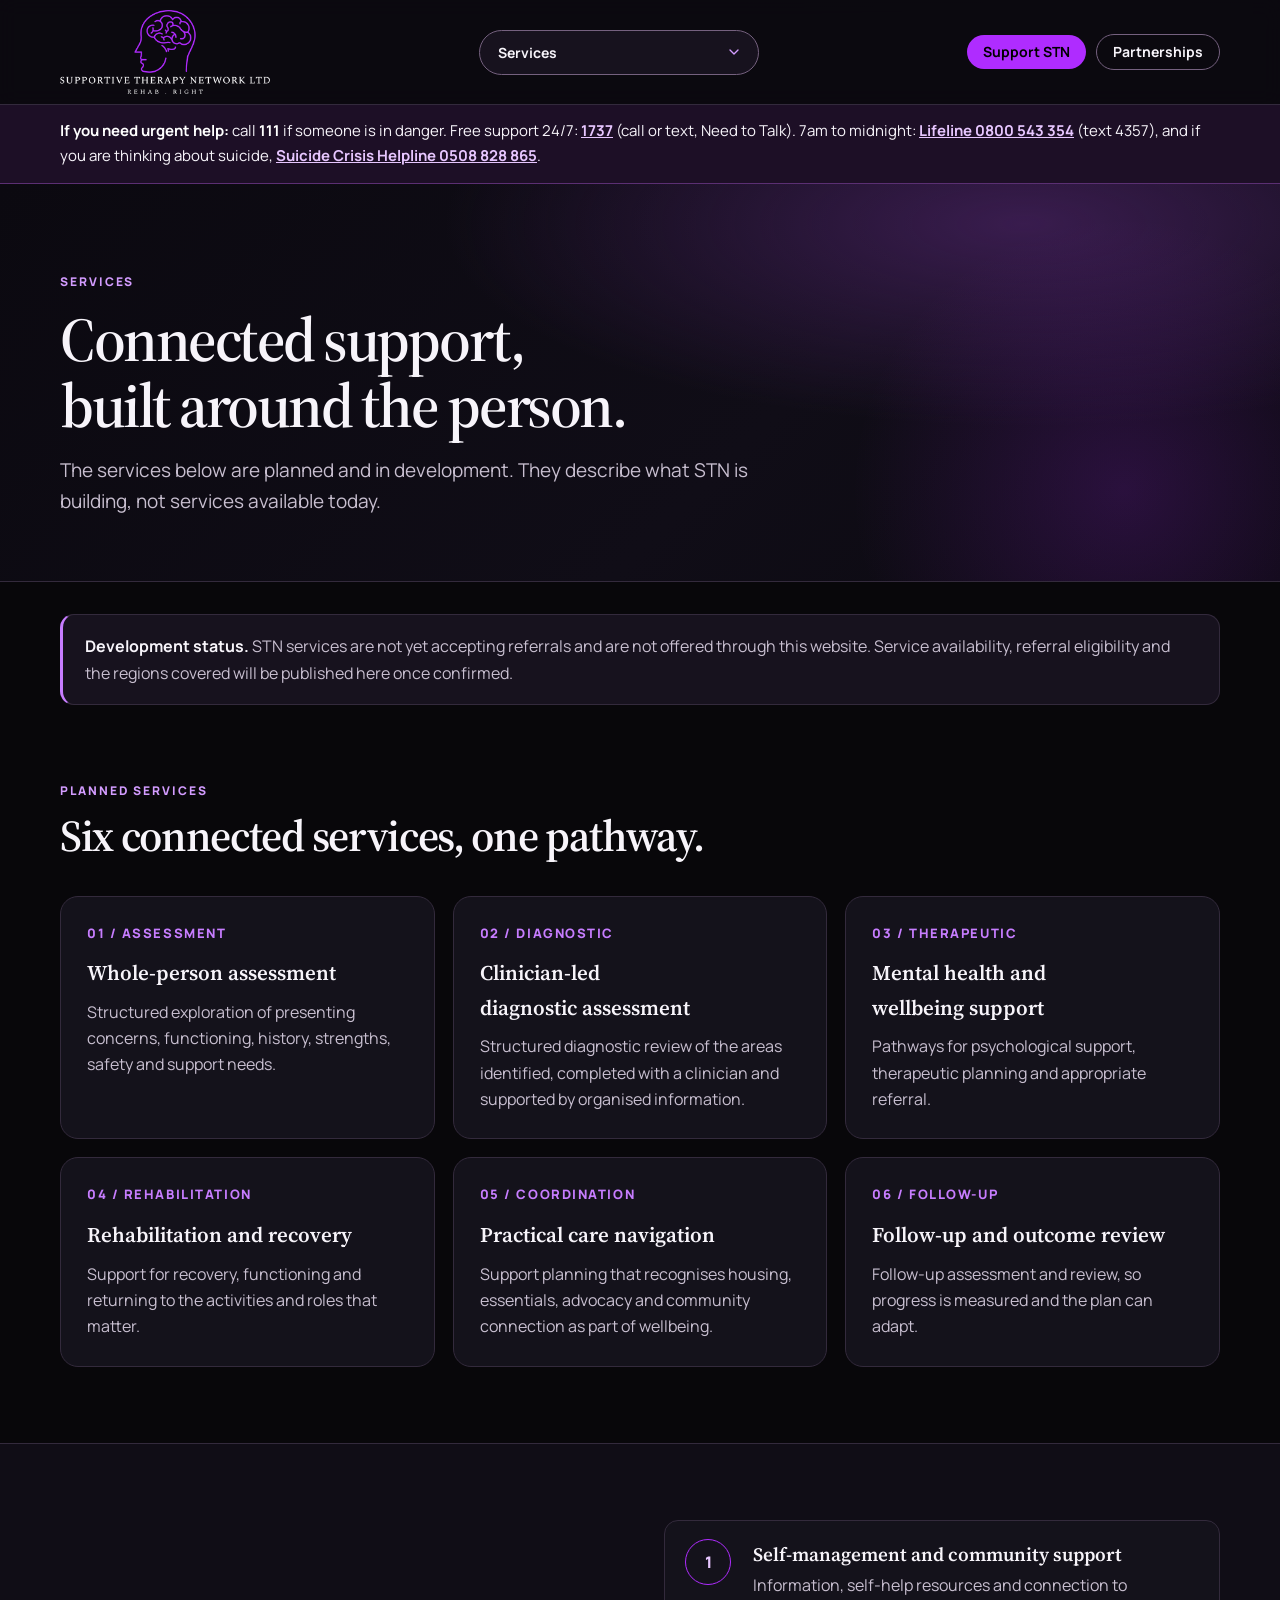
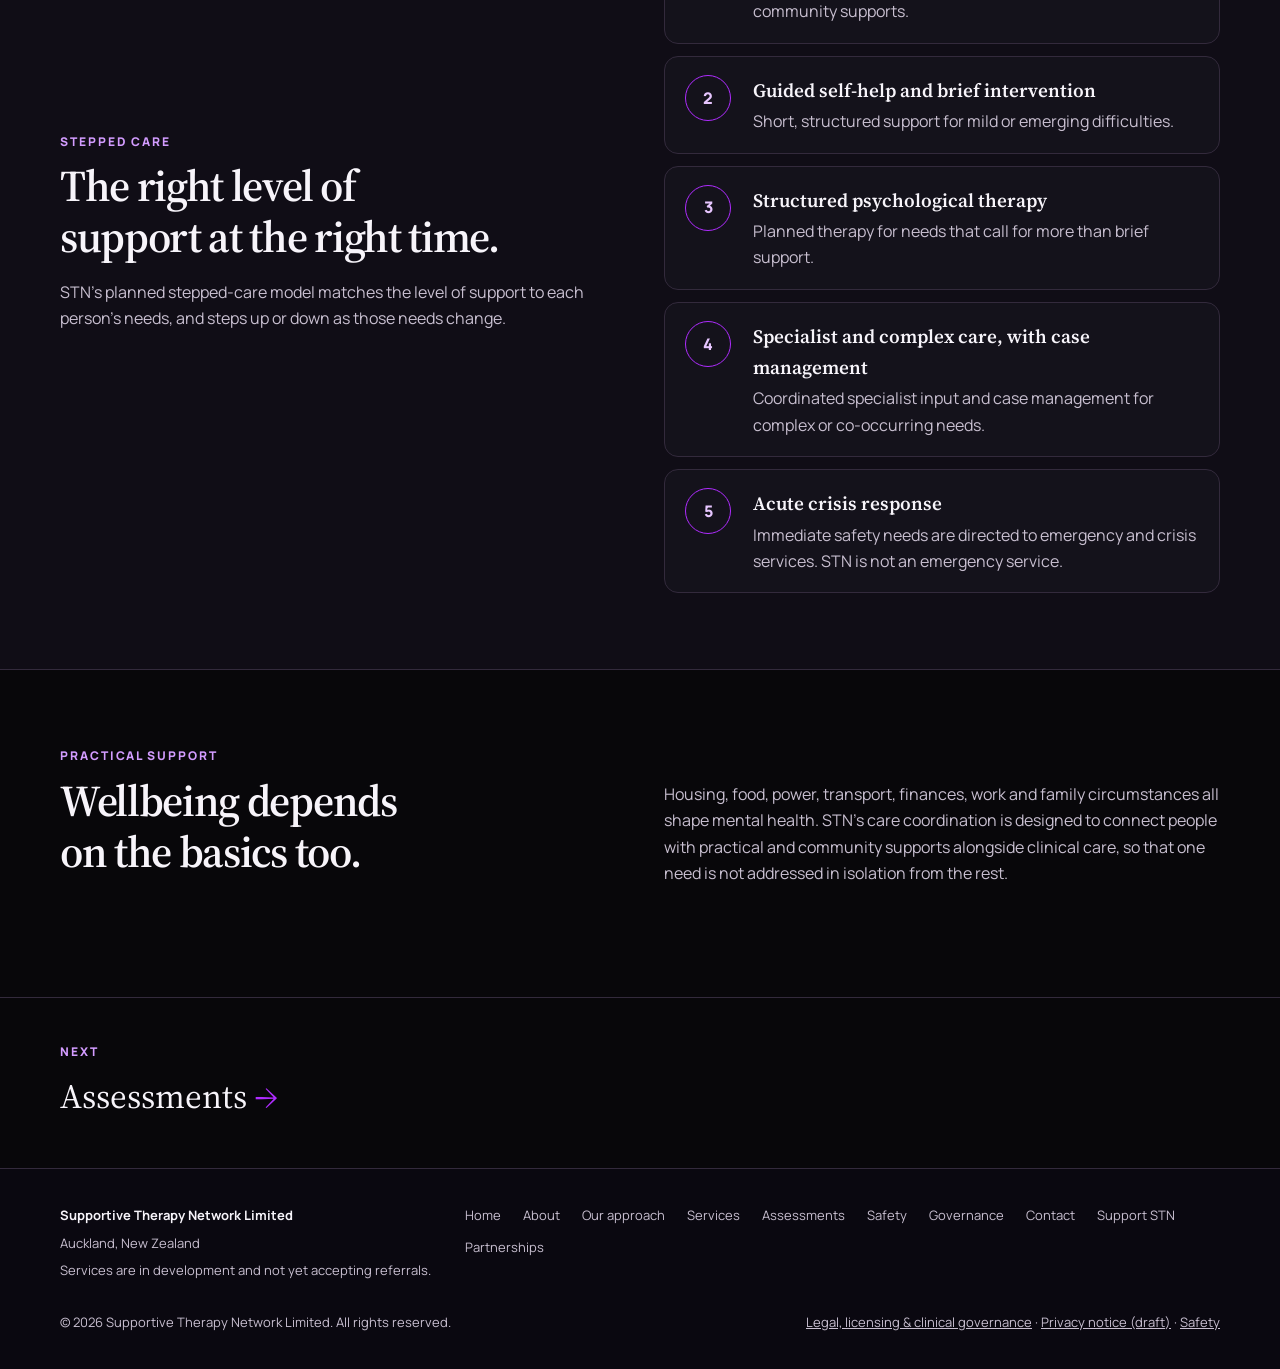
<file: services.html>
<!doctype html>
<html lang="en-NZ">
<head>
<meta charset="utf-8">
<meta name="viewport" content="width=device-width, initial-scale=1">
<link rel="icon" href="assets/brand/stn-logo-original.png" type="image/png">
<meta name="theme-color" content="#08070A">
<meta name="description" content="Planned STN services and stepped-care model. Services are in development and not yet accepting referrals.">
<link rel="canonical" href="https://supportivetherapy.network/services.html">
<meta property="og:type" content="website">
<meta property="og:site_name" content="Supportive Therapy Network Limited">
<meta property="og:url" content="https://supportivetherapy.network/services.html">
<meta property="og:title" content="Services | Supportive Therapy Network Limited">
<meta property="og:description" content="Planned STN services and stepped-care model. Services are in development and not yet accepting referrals.">
<title>Services | Supportive Therapy Network Limited</title>
<link rel="preconnect" href="https://fonts.googleapis.com">
<link rel="preconnect" href="https://fonts.gstatic.com" crossorigin>
<link href="https://fonts.googleapis.com/css2?family=Manrope:wght@400;500;600;700;800&family=Source+Serif+4:wght@400;500;600;700&display=swap" rel="stylesheet">
<link rel="stylesheet" href="assets/css/site.css">
</head>
<body>
<a class="skip" href="#main">Skip to content</a>
<header class="topbar"><div class="wrap nav">
<a class="brand" href="index.html" aria-label="Supportive Therapy Network Limited — home"><img class="brand-logo" src="assets/brand/stn-logo-original.png" alt="Supportive Therapy Network Limited — Rehab. Right." width="210" height="84"></a>
<div class="page-nav"><label class="sr-only" for="page-navigation">Explore STN pages</label><select id="page-navigation" class="page-navigation" aria-label="Explore STN pages"><option value="" disabled>Explore STN pages</option><option value="index.html">Home</option><option value="about.html">About Us</option><option value="approach.html">Our Approach</option><option value="services.html" selected>Services</option><option value="assessments.html">Assessments</option><option value="safety.html">Safety</option><option value="legal.html">Governance</option><option value="contact.html">Contact</option><option value="support.html">Support STN</option><option value="partnerships.html">Partnerships</option></select></div>
<div class="navcta-group"><a class="cta-pill cta-support" href="support.html">Support STN</a><a class="cta-pill cta-invest" href="partnerships.html">Partnerships</a></div>
</div></header>
<div class="crisis" role="region" aria-label="Urgent support"><div class="wrap"><strong>If you need urgent help:</strong> call <strong>111</strong> if someone is in danger. Free support 24/7: <a href="tel:1737">1737</a> (call or text, Need to Talk). 7am to midnight: <a href="tel:0800543354">Lifeline 0800 543 354</a> (text 4357), and if you are thinking about suicide, <a href="tel:0508828865">Suicide Crisis Helpline 0508 828 865</a>.</div></div>
<main id="main">
<section class="pagehero"><div class="wrap"><div class="eyebrow">Services</div><h1>Connected support, built around the person.</h1><p class="lead">The services below are planned and in development. They describe what STN is building, not services available today.</p></div></section>
<div class="statuswrap"><div class="wrap"><div class="status" role="note"><strong style="color:var(--ink)">Development status.</strong> STN services are not yet accepting referrals and are not offered through this website. Service availability, referral eligibility and the regions covered will be published here once confirmed.</div></div></div>
<section><div class="wrap">
<div class="sectionhead"><div class="eyebrow">Planned services</div><h2>Six connected services, one pathway.</h2></div>
<div class="grid"><article class="card"><div class="num">01 / ASSESSMENT</div><h3>Whole-person assessment</h3><p>Structured exploration of presenting concerns, functioning, history, strengths, safety and support needs.</p></article><article class="card"><div class="num">02 / DIAGNOSTIC</div><h3>Clinician-led diagnostic assessment</h3><p>Structured diagnostic review of the areas identified, completed with a clinician and supported by organised information.</p></article><article class="card"><div class="num">03 / THERAPEUTIC</div><h3>Mental health and wellbeing support</h3><p>Pathways for psychological support, therapeutic planning and appropriate referral.</p></article><article class="card"><div class="num">04 / REHABILITATION</div><h3>Rehabilitation and recovery</h3><p>Support for recovery, functioning and returning to the activities and roles that matter.</p></article><article class="card"><div class="num">05 / COORDINATION</div><h3>Practical care navigation</h3><p>Support planning that recognises housing, essentials, advocacy and community connection as part of wellbeing.</p></article><article class="card"><div class="num">06 / FOLLOW-UP</div><h3>Follow-up and outcome review</h3><p>Follow-up assessment and review, so progress is measured and the plan can adapt.</p></article></div>
</div></section>
<section class="band"><div class="wrap two">
<div class="sectionhead"><div class="eyebrow">Stepped care</div><h2>The right level of support at the right time.</h2><p>STN’s planned stepped-care model matches the level of support to each person’s needs, and steps up or down as those needs change.</p></div>
<ol class="tiers">
<li><div><strong>Self-management and community support</strong><span>Information, self-help resources and connection to community supports.</span></div></li>
<li><div><strong>Guided self-help and brief intervention</strong><span>Short, structured support for mild or emerging difficulties.</span></div></li>
<li><div><strong>Structured psychological therapy</strong><span>Planned therapy for needs that call for more than brief support.</span></div></li>
<li><div><strong>Specialist and complex care, with case management</strong><span>Coordinated specialist input and case management for complex or co-occurring needs.</span></div></li>
<li><div><strong>Acute crisis response</strong><span>Immediate safety needs are directed to emergency and crisis services. STN is not an emergency service.</span></div></li>
</ol>
</div></section>
<section><div class="wrap two">
<div class="sectionhead"><div class="eyebrow">Practical support</div><h2>Wellbeing depends on the basics too.</h2></div>
<div class="prose"><p>Housing, food, power, transport, finances, work and family circumstances all shape mental health. STN’s care coordination is designed to connect people with practical and community supports alongside clinical care, so that one need is not addressed in isolation from the rest.</p></div>
</div></section>
<div class="nextlink"><div class="wrap"><div class="eyebrow">Next</div><a href="assessments.html">Assessments<span aria-hidden="true">→</span></a></div></div>
</main>
<footer class="footer"><div class="wrap">
<div class="footergrid"><div><p><strong style="color:var(--ink)">Supportive Therapy Network Limited</strong></p><p>Auckland, New Zealand</p><p>Services are in development and not yet accepting referrals.</p></div><nav class="footnav" aria-label="Footer navigation"><a href="index.html">Home</a><a href="about.html">About</a><a href="approach.html">Our approach</a><a href="services.html">Services</a><a href="assessments.html">Assessments</a><a href="safety.html">Safety</a><a href="legal.html">Governance</a><a href="contact.html">Contact</a><a href="support.html">Support STN</a><a href="partnerships.html">Partnerships</a></nav></div>
<div class="footerrow"><span>© <span class="year">2026</span> Supportive Therapy Network Limited. All rights reserved.</span><span><a href="legal.html">Legal, licensing &amp; clinical governance</a> · <a href="legal.html#privacy">Privacy notice (draft)</a> · <a href="safety.html">Safety</a></span></div>
</div></footer>
<script src="assets/js/site.js" defer></script>
</body></html>
</file>
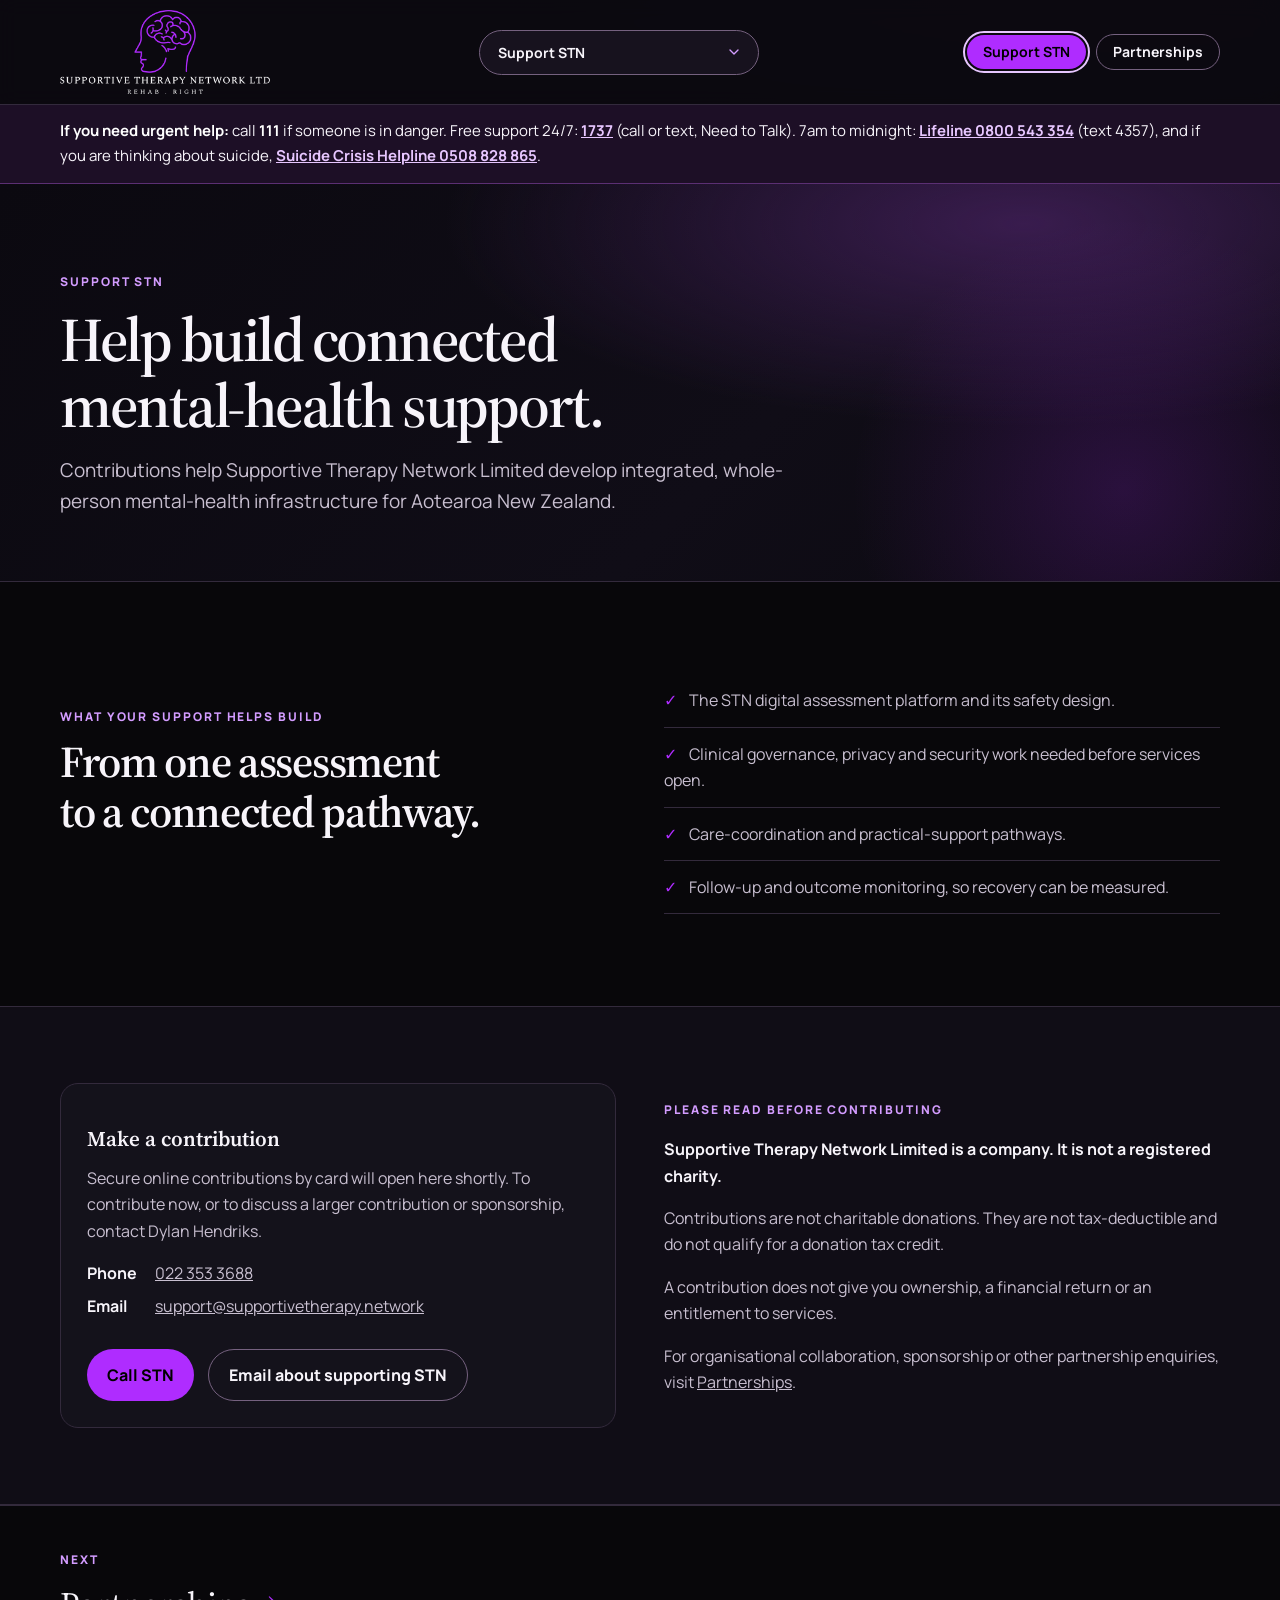
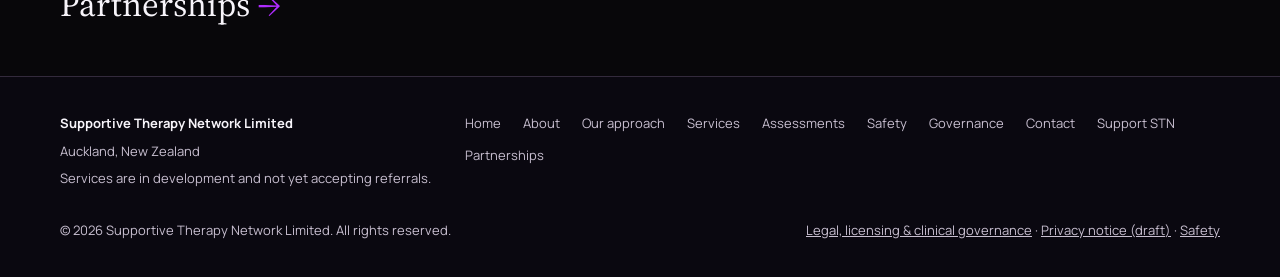
<file: support.html>
<!doctype html>
<html lang="en-NZ">
<head>
<meta charset="utf-8">
<meta name="viewport" content="width=device-width, initial-scale=1">
<link rel="icon" href="assets/brand/stn-logo-original.png" type="image/png">
<meta name="theme-color" content="#08070A">
<meta name="description" content="Support Supportive Therapy Network Limited's work. STN is a company, not a registered charity; contributions are not tax-deductible.">
<link rel="canonical" href="https://supportivetherapy.network/support.html">
<meta property="og:type" content="website">
<meta property="og:site_name" content="Supportive Therapy Network Limited">
<meta property="og:url" content="https://supportivetherapy.network/support.html">
<meta property="og:title" content="Support STN | Supportive Therapy Network Limited">
<meta property="og:description" content="Support Supportive Therapy Network Limited's work. STN is a company, not a registered charity; contributions are not tax-deductible.">
<title>Support STN | Supportive Therapy Network Limited</title>
<link rel="preconnect" href="https://fonts.googleapis.com">
<link rel="preconnect" href="https://fonts.gstatic.com" crossorigin>
<link href="https://fonts.googleapis.com/css2?family=Manrope:wght@400;500;600;700;800&family=Source+Serif+4:wght@400;500;600;700&display=swap" rel="stylesheet">
<link rel="stylesheet" href="assets/css/site.css">
</head>
<body>
<a class="skip" href="#main">Skip to content</a>
<header class="topbar"><div class="wrap nav">
<a class="brand" href="index.html" aria-label="Supportive Therapy Network Limited — home"><img class="brand-logo" src="assets/brand/stn-logo-original.png" alt="Supportive Therapy Network Limited — Rehab. Right." width="210" height="84"></a>
<div class="page-nav"><label class="sr-only" for="page-navigation">Explore STN pages</label><select id="page-navigation" class="page-navigation" aria-label="Explore STN pages"><option value="" disabled>Explore STN pages</option><option value="index.html">Home</option><option value="about.html">About Us</option><option value="approach.html">Our Approach</option><option value="services.html">Services</option><option value="assessments.html">Assessments</option><option value="safety.html">Safety</option><option value="legal.html">Governance</option><option value="contact.html">Contact</option><option value="support.html" selected>Support STN</option><option value="partnerships.html">Partnerships</option></select></div>
<div class="navcta-group"><a class="cta-pill cta-support" href="support.html" aria-current="page">Support STN</a><a class="cta-pill cta-invest" href="partnerships.html">Partnerships</a></div>
</div></header>
<div class="crisis" role="region" aria-label="Urgent support"><div class="wrap"><strong>If you need urgent help:</strong> call <strong>111</strong> if someone is in danger. Free support 24/7: <a href="tel:1737">1737</a> (call or text, Need to Talk). 7am to midnight: <a href="tel:0800543354">Lifeline 0800 543 354</a> (text 4357), and if you are thinking about suicide, <a href="tel:0508828865">Suicide Crisis Helpline 0508 828 865</a>.</div></div>
<main id="main">
<section class="pagehero"><div class="wrap"><div class="eyebrow">Support STN</div><h1>Help build connected mental-health support.</h1><p class="lead">Contributions help Supportive Therapy Network Limited develop integrated, whole-person mental-health infrastructure for Aotearoa New Zealand.</p></div></section>
<section><div class="wrap two">
<div class="sectionhead"><div class="eyebrow">What your support helps build</div><h2>From one assessment to a connected pathway.</h2></div>
<ul class="featurelist"><li>The STN digital assessment platform and its safety design.</li><li>Clinical governance, privacy and security work needed before services open.</li><li>Care-coordination and practical-support pathways.</li><li>Follow-up and outcome monitoring, so recovery can be measured.</li></ul>
</div></section>
<section class="band" id="contribute"><div class="wrap two">
<div class="card"><h3>Make a contribution</h3><p>Secure online contributions by card will open here shortly. To contribute now, or to discuss a larger contribution or sponsorship, contact Dylan Hendriks.</p><dl class="contactlist"><dt>Phone</dt><dd><a href="tel:+64223533688">022 353 3688</a></dd><dt>Email</dt><dd><a href="mailto:support@supportivetherapy.network">support@supportivetherapy.network</a></dd></dl><div class="actions"><a class="button" href="tel:+64223533688">Call STN</a><a class="button secondary" href="mailto:support@supportivetherapy.network?subject=Supporting%20STN">Email about supporting STN</a></div></div>
<div class="prose"><div class="eyebrow">Please read before contributing</div>
<p><strong>Supportive Therapy Network Limited is a company. It is not a registered charity.</strong></p>
<p>Contributions are not charitable donations. They are not tax-deductible and do not qualify for a donation tax credit.</p>
<p>A contribution does not give you ownership, a financial return or an entitlement to services.</p>
<p>For organisational collaboration, sponsorship or other partnership enquiries, visit <a href="partnerships.html">Partnerships</a>.</p></div>
</div></section>
<div class="nextlink"><div class="wrap"><div class="eyebrow">Next</div><a href="partnerships.html">Partnerships<span aria-hidden="true">→</span></a></div></div>
</main>
<footer class="footer"><div class="wrap">
<div class="footergrid"><div><p><strong style="color:var(--ink)">Supportive Therapy Network Limited</strong></p><p>Auckland, New Zealand</p><p>Services are in development and not yet accepting referrals.</p></div><nav class="footnav" aria-label="Footer navigation"><a href="index.html">Home</a><a href="about.html">About</a><a href="approach.html">Our approach</a><a href="services.html">Services</a><a href="assessments.html">Assessments</a><a href="safety.html">Safety</a><a href="legal.html">Governance</a><a href="contact.html">Contact</a><a href="support.html">Support STN</a><a href="partnerships.html">Partnerships</a></nav></div>
<div class="footerrow"><span>© <span class="year">2026</span> Supportive Therapy Network Limited. All rights reserved.</span><span><a href="legal.html">Legal, licensing &amp; clinical governance</a> · <a href="legal.html#privacy">Privacy notice (draft)</a> · <a href="safety.html">Safety</a></span></div>
</div></footer>
<script src="assets/js/site.js" defer></script>
</body></html>
</file>
<file: assets/css/site.css>
/* Supportive Therapy Network Limited — shared site styles. Brand lock: #08070A, #AF2CFF, Manrope + Source Serif 4, original logo. */
:root{color-scheme:dark;--bg:#08070A;--panel:#14121b;--panel2:#1b1723;--ink:#f7f4fa;--muted:#c8bfd0;--purple:#AF2CFF;--line:#332a3c;--max:1160px;--font-body:"Manrope",system-ui,-apple-system,"Segoe UI",sans-serif;--font-display:"Source Serif 4",Georgia,serif}
*{box-sizing:border-box}html{scroll-behavior:smooth}body{margin:0;background:var(--bg);color:var(--ink);font:16px/1.65 var(--font-body)}a{color:inherit}a:focus-visible,button:focus-visible{outline:3px solid var(--purple);outline-offset:4px}.wrap{width:min(var(--max),calc(100% - 40px));margin:auto}.topbar{border-bottom:1px solid var(--line);background:#0c0a11}.nav{min-height:104px;padding:10px 0;display:flex;align-items:center;justify-content:space-between;gap:24px}.brand{display:flex;align-items:center;text-decoration:none;flex:0 0 auto;min-width:0}.brand-logo{display:block;width:210px;height:auto;max-height:100px;object-fit:contain;object-position:left center}.mark{display:none}.navlinks{display:flex;gap:22px;align-items:center}.navlinks a{text-decoration:none;color:var(--muted);font-size:14px}.navlinks a:hover{color:var(--ink)}.navcta,.button{display:inline-flex;align-items:center;justify-content:center;border-radius:999px;padding:12px 20px;background:var(--purple);color:#000;text-decoration:none;font-weight:750;border:0}.hero{padding:100px 0 84px;background:radial-gradient(ellipse at 78% 20%,#391c4e 0,transparent 38%),linear-gradient(135deg,#0b0910,#100d17 60%,#0b0910)}.eyebrow{color:#d39cff;text-transform:uppercase;letter-spacing:.16em;font-size:12px;font-weight:800}.hero h1{font-family:var(--font-display);font-weight:600;font-size:clamp(42px,7vw,76px);line-height:1.04;letter-spacing:-.045em;max-width:850px;margin:18px 0}.hero p{font-size:19px;color:var(--muted);max-width:700px}.actions{display:flex;gap:14px;flex-wrap:wrap;margin-top:30px}.button.secondary{background:transparent;border:1px solid #75617f;color:var(--ink)}section{padding:76px 0}.sectionhead{max-width:720px;margin-bottom:34px}.sectionhead h2{font-family:var(--font-display);font-weight:600;font-size:clamp(30px,4vw,44px);line-height:1.15;letter-spacing:-.03em;margin:10px 0}.sectionhead p,.muted{color:var(--muted)}.grid{display:grid;grid-template-columns:repeat(3,1fr);gap:18px}.card{background:var(--panel);border:1px solid var(--line);border-radius:18px;padding:26px}.card .num{color:#c77dff;font-size:13px;font-weight:800;letter-spacing:.12em}.card h3{font-family:var(--font-display);font-weight:600;font-size:21px;margin:12px 0 8px}.card p{color:var(--muted);margin:0}.band{background:#100d16;border-block:1px solid var(--line)}.two{display:grid;grid-template-columns:1fr 1fr;gap:48px;align-items:center}.featurelist{padding:0;list-style:none}.featurelist li{padding:13px 0;border-bottom:1px solid var(--line);color:var(--muted)}.featurelist li:before{content:"✓";color:var(--purple);font-weight:900;margin-right:12px}.steps{display:grid;grid-template-columns:repeat(4,1fr);gap:12px}.step{padding:20px;background:var(--panel2);border-radius:14px;border:1px solid var(--line)}.step b{display:block;color:#c77dff;font-size:13px;margin-bottom:8px}.step span{font-weight:650}.notice{border-left:3px solid var(--purple);background:#17121e;padding:20px 22px;color:var(--muted);border-radius:0 12px 12px 0}.crisis{background:#1d0f26;border-bottom:1px solid #5b2f73;padding:14px 0;font-size:15px;color:var(--ink)}.crisis strong{color:#fff}.crisis a{color:#e7c6ff;font-weight:700}.status{background:#17121e;border:1px solid var(--line);border-radius:14px;padding:18px 22px;color:var(--muted);margin-top:24px}.about p{color:var(--muted);max-width:820px}.tagline{font-family:var(--font-display);font-size:22px;color:var(--ink);margin-top:20px}.footer{padding:36px 0;border-top:1px solid var(--line);color:var(--muted);font-size:13px}.footerrow{display:flex;justify-content:space-between;gap:20px;flex-wrap:wrap}.footer a{color:var(--muted)}@media(max-width:800px){.nav{justify-content:center;min-height:88px}.brand{justify-content:center;width:100%}.brand-logo{width:min(210px,72vw);height:auto;max-height:88px;object-fit:contain;object-position:center}.grid{grid-template-columns:1fr}.two{grid-template-columns:1fr;gap:24px}.steps{grid-template-columns:1fr 1fr}.hero{padding:72px 0}}@media(max-width:460px){.steps{grid-template-columns:1fr}.wrap{width:min(var(--max),calc(100% - 30px))}}

/* ---- Design pass (19 Nov 2026): craft, focus, motion, rhythm ---- */
:root{--line-strong:#4a3a58;--glow:rgba(175,44,255,.18);--radius-lg:22px}
html{-webkit-font-smoothing:antialiased;text-rendering:optimizeLegibility}
body{background:radial-gradient(1200px 600px at 85% -10%,rgba(175,44,255,.08),transparent 60%),var(--bg)}
.skip{position:absolute;left:-9999px;top:8px;background:var(--purple);color:#000;padding:10px 14px;border-radius:10px;font-weight:700;z-index:50}
.skip:focus{left:12px}
.topbar{position:sticky;top:0;z-index:20;backdrop-filter:saturate(1.2) blur(10px);background:rgba(12,10,17,.86);border-bottom:1px solid var(--line)}
.navlinks a{position:relative;padding:6px 0}
.navlinks a:after{content:"";position:absolute;left:0;right:0;bottom:-2px;height:2px;background:var(--purple);transform:scaleX(0);transform-origin:left;transition:transform .25s ease}
.navlinks a:hover:after,.navlinks a:focus-visible:after{transform:scaleX(1)}
.hero{position:relative;overflow:hidden;padding:120px 0 104px}
.hero:before{content:"";position:absolute;inset:auto -10% -40% auto;width:720px;height:720px;background:radial-gradient(circle,rgba(175,44,255,.22),transparent 62%);pointer-events:none}
.hero h1{text-wrap:balance}
.tagline{display:inline-block;border-left:3px solid var(--purple);padding-left:14px}
.button{transition:transform .2s ease,box-shadow .2s ease,background .2s ease}
.button:hover{transform:translateY(-1px);box-shadow:0 10px 30px -10px var(--purple)}
.button.secondary:hover{background:rgba(255,255,255,.04);box-shadow:none}
.card{transition:border-color .25s ease,transform .25s ease,background .25s ease;position:relative}
.card:hover{border-color:var(--line-strong);transform:translateY(-3px);background:#18141f}
.card h3{text-wrap:balance}
.step{transition:border-color .25s ease}
.step:hover{border-color:var(--line-strong)}
.featurelist li{transition:color .2s ease}
.featurelist li:hover{color:var(--ink)}
.status{border-left:3px solid #c77dff}
.notice{box-shadow:0 0 0 1px rgba(175,44,255,.06) inset}
.footer{background:#0a0810}
.sectionhead h2{text-wrap:balance}
:focus-visible{outline:3px solid var(--purple);outline-offset:3px}
.contactlist{display:grid;grid-template-columns:max-content 1fr;gap:6px 18px;margin:16px 0 22px}.contactlist dt{color:var(--ink);font-weight:700}.contactlist dd{margin:0;color:var(--muted)}@media(max-width:460px){.contactlist{grid-template-columns:1fr}.contactlist dd{margin-bottom:8px}}@media (prefers-reduced-motion:reduce){*{transition:none!important;scroll-behavior:auto!important}}

/* ---- Multi-page layout (24 Nov 2026): one page per tab ---- */
.navlinks a[aria-current="page"]{color:var(--ink)}
.navlinks a[aria-current="page"]:after{transform:scaleX(1)}
.pagehero{position:relative;overflow:hidden;padding:88px 0 64px;background:radial-gradient(ellipse at 80% 10%,#391c4e 0,transparent 40%),linear-gradient(135deg,#0b0910,#100d17 60%,#0b0910);border-bottom:1px solid var(--line)}
.pagehero:before{content:"";position:absolute;inset:auto -12% -55% auto;width:620px;height:620px;background:radial-gradient(circle,rgba(175,44,255,.18),transparent 62%);pointer-events:none}
.pagehero h1{font-family:var(--font-display);font-weight:600;font-size:clamp(36px,5.6vw,62px);line-height:1.06;letter-spacing:-.04em;max-width:900px;margin:16px 0;text-wrap:balance}
.pagehero .lead{font-size:19px;color:var(--muted);max-width:760px;margin:0}
.statuswrap{padding:32px 0 0}.statuswrap .status{margin-top:0}
.prose p{color:var(--muted);max-width:820px}.prose p strong{color:var(--ink)}
.tiles{grid-template-columns:repeat(auto-fit,minmax(250px,1fr))}
a.card{display:block;text-decoration:none;color:inherit}
a.card .go{display:inline-block;margin-top:14px;color:#d39cff;font-weight:700;font-size:14px}
.grid4{display:grid;grid-template-columns:repeat(4,1fr);gap:18px}
.chips{display:flex;flex-wrap:wrap;gap:10px;margin:20px 0 0;padding:0;list-style:none}
.chips li{border:1px solid var(--line-strong);background:var(--panel2);border-radius:999px;padding:8px 15px;font-size:14px;color:var(--ink)}
.flow{display:grid;grid-template-columns:repeat(auto-fit,minmax(190px,1fr));gap:12px;counter-reset:flow;padding:0;margin:0;list-style:none}
.flow li{counter-increment:flow;padding:20px;background:var(--panel2);border:1px solid var(--line);border-radius:14px;transition:border-color .25s ease}
.flow li:hover{border-color:var(--line-strong)}
.flow li:before{content:counter(flow,decimal-leading-zero);display:block;color:#c77dff;font-size:13px;font-weight:800;letter-spacing:.12em;margin-bottom:8px}
.flow li strong{display:block;font-weight:700;margin-bottom:4px}
.flow li span{display:block;color:var(--muted);font-size:14px;line-height:1.55}
.tiers{list-style:none;padding:0;margin:0;display:grid;gap:12px;counter-reset:tier}
.tiers li{counter-increment:tier;display:grid;grid-template-columns:52px 1fr;gap:16px;align-items:start;padding:18px 20px;background:var(--panel);border:1px solid var(--line);border-radius:14px}
.tiers li:before{content:counter(tier);display:grid;place-items:center;width:44px;height:44px;border-radius:50%;border:1px solid var(--purple);color:#e7c6ff;font-weight:800}
.tiers strong{display:block;font-family:var(--font-display);font-size:19px;font-weight:600;margin-bottom:2px}
.tiers span{color:var(--muted)}
.domains{display:grid;grid-template-columns:repeat(2,1fr);gap:14px}
.domains .card h3{font-size:19px;margin-top:0}
.crisisgrid{display:grid;grid-template-columns:repeat(4,1fr);gap:14px}
.crisiscard{background:#1d0f26;border:1px solid #5b2f73;border-radius:16px;padding:22px}
.crisiscard .label{color:#e7c6ff;font-size:12px;font-weight:800;letter-spacing:.14em;text-transform:uppercase}
.crisiscard .big{font-family:var(--font-display);font-size:30px;font-weight:700;color:#fff;text-decoration:none;display:block;margin:6px 0}
.crisiscard p{color:var(--muted);margin:0;font-size:14px}
.nextlink{padding:44px 0;border-top:1px solid var(--line)}
.nextlink .eyebrow{margin-bottom:6px}
.nextlink a{font-family:var(--font-display);font-size:clamp(24px,3vw,34px);text-decoration:none;color:var(--ink)}
.nextlink a span{color:var(--purple);margin-left:8px}
.footergrid{display:grid;grid-template-columns:1fr 2fr;gap:28px;margin-bottom:24px}
.footnav{display:flex;flex-wrap:wrap;gap:10px 22px;align-content:flex-start}
.footnav a{text-decoration:none}.footnav a:hover{color:var(--ink)}
.footer p{margin:0 0 6px}
@media(max-width:1180px){
.topbar{position:static}
.nav{flex-direction:column;align-items:stretch;justify-content:flex-start;gap:4px;min-height:0;padding:12px 0 0}
.brand{justify-content:center;width:auto}
.brand-logo{width:min(180px,60vw);object-position:center}
.navlinks{display:flex;gap:8px;overflow-x:auto;padding:6px 2px 12px;scrollbar-width:none;-webkit-overflow-scrolling:touch}
.navlinks::-webkit-scrollbar{display:none}
.navlinks a{flex:0 0 auto;border:1px solid var(--line-strong);border-radius:999px;padding:8px 14px;font-size:14px;color:var(--muted);white-space:nowrap}
.navlinks a:after{display:none}
.navlinks a[aria-current="page"]{background:var(--purple);border-color:var(--purple);color:#000;font-weight:700}
.grid4,.crisisgrid{grid-template-columns:1fr 1fr}
.footergrid{grid-template-columns:1fr}
}
@media(max-width:800px){.domains{grid-template-columns:1fr}.pagehero{padding:56px 0 44px}.pagehero .lead{font-size:17px}}
@media(max-width:460px){.grid4,.crisisgrid{grid-template-columns:1fr}}
.domains .card:last-child:nth-child(odd){grid-column:1/-1}

/* Header call-to-action buttons (Support STN, Partnerships) */
.navcta-group{display:flex;gap:10px;align-items:center;flex:0 0 auto}
.cta-pill{border-radius:999px;padding:9px 16px;font-size:14px;font-weight:700;text-decoration:none;white-space:nowrap;line-height:1.2}
.cta-support{background:var(--purple);color:#000}
.cta-support:hover{background:#c15cff}
.cta-invest{border:1px solid #75617f;color:var(--ink)}
.cta-invest:hover{border-color:var(--purple)}
.cta-pill[aria-current="page"]{outline:2px solid #e7c6ff;outline-offset:2px}
@media(max-width:1180px){.navcta-group{justify-content:center;padding:0 0 12px}}

/* Central page navigation dropdown */
.page-nav{display:flex;justify-content:center;align-items:center;flex:1;min-width:190px}
.page-navigation{width:min(100%,280px);appearance:none;-webkit-appearance:none;background:#17121e;color:var(--ink);border:1px solid #75617f;border-radius:999px;padding:12px 44px 12px 18px;font:700 14px var(--font-body);cursor:pointer;background-image:url("data:image/svg+xml,%3Csvg xmlns='http://www.w3.org/2000/svg' width='16' height='16' viewBox='0 0 24 24' fill='none' stroke='%23d39cff' stroke-width='2' stroke-linecap='round' stroke-linejoin='round'%3E%3Cpath d='m6 9 6 6 6-6'/%3E%3C/svg%3E");background-repeat:no-repeat;background-position:right 16px center}
.page-navigation:hover,.page-navigation:focus{border-color:var(--purple)}.page-navigation option{background:#17121e;color:var(--ink)}
.sr-only{position:absolute;width:1px;height:1px;padding:0;margin:-1px;overflow:hidden;clip:rect(0,0,0,0);white-space:nowrap;border:0}
@media(max-width:1180px){.page-nav{width:100%;flex:none;padding:4px 0 10px}.page-navigation{width:min(100%,360px)}}


/* Contact enquiry form */
.contact-form{display:grid;gap:10px;align-content:start}
.contact-form label{font-size:14px;font-weight:700;color:var(--ink);margin-top:6px}
.contact-form input:not([type=checkbox]),.contact-form select,.contact-form textarea{width:100%;min-width:0;background:#0d0a12;color:var(--ink);border:1px solid var(--line-strong);border-radius:10px;padding:12px 14px;font:inherit;font-size:15px}
.contact-form input:focus,.contact-form select:focus,.contact-form textarea:focus{outline:2px solid var(--purple);outline-offset:2px;border-color:var(--purple)}
.contact-form textarea{resize:vertical;min-height:150px}
.contact-form select option{background:#17121e;color:var(--ink)}
.contact-form .consent-line{display:flex;align-items:flex-start;gap:10px;font-weight:500;color:var(--muted);line-height:1.5;margin:12px 0}
.contact-form .consent-line input{margin-top:5px;flex:0 0 auto;accent-color:var(--purple)}
.contact-form .consent-line a{color:#d39cff}
.contact-form .form-note{font-size:13px;color:var(--muted);margin:4px 0 12px}
.contact-form button{justify-self:start;cursor:pointer;font:700 15px var(--font-body)}
.form-honeypot{position:absolute!important;left:-10000px!important;width:1px!important;height:1px!important;overflow:hidden!important}
@media(max-width:800px){.contact-form{padding:20px}}
</file>
